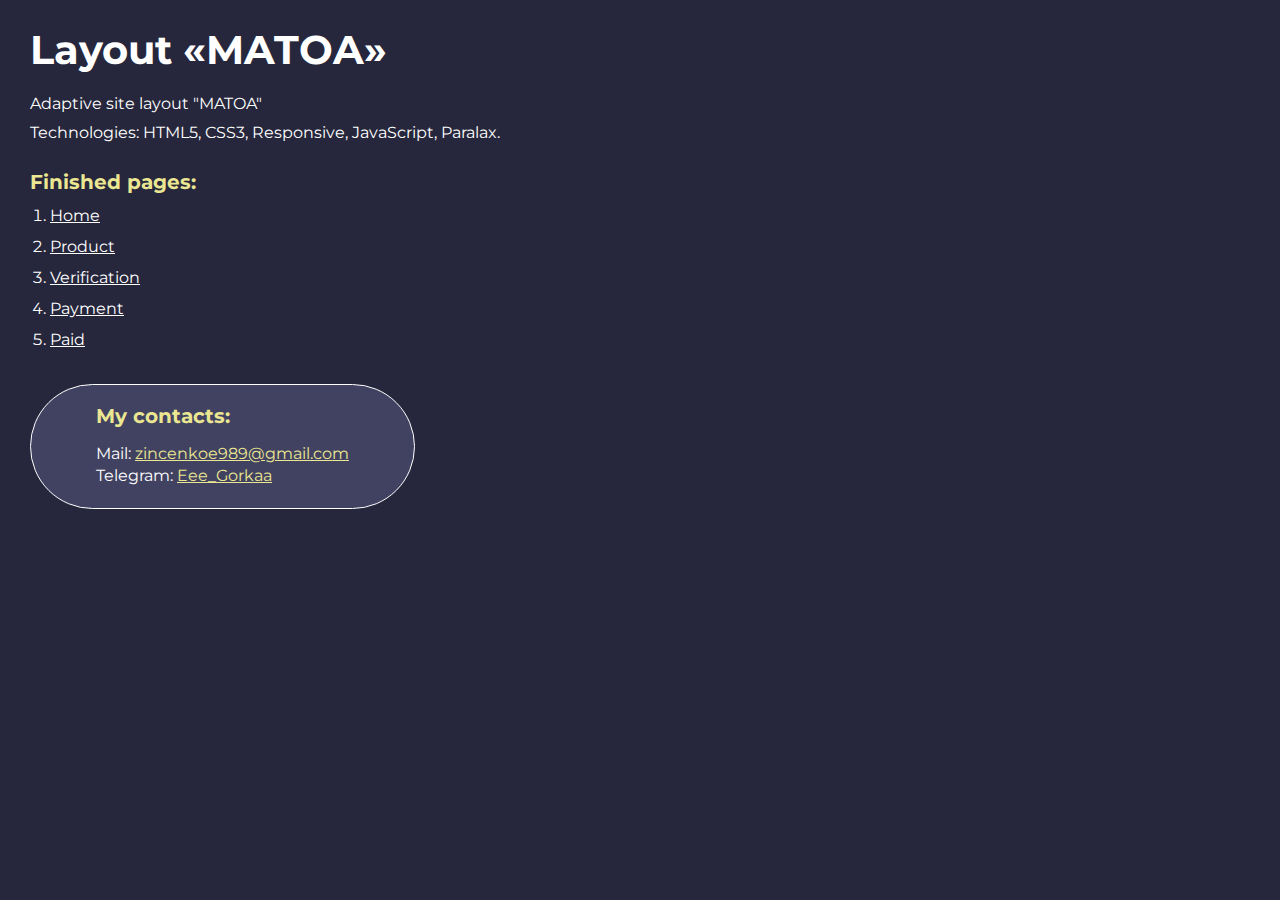
<file: index.html>
<!DOCTYPE html>
<html>
  <head>
    <meta charset="UTF-8" />
    <meta name="viewport" content="width=device-width, initial-scale=1.0" />
    <title>Layout «MATOA»</title>
  </head>
  <body>
    <div class="rootpage">
      <h1>Layout «MATOA»</h1>
      <div class="rootpage__info">
        Adaptive site layout "MATOA"
        <br />
        Technologies: HTML5, CSS3, Responsive, JavaScript, Paralax.
      </div>
      <h2>Finished pages:</h2>
      <ol class="rootpage__list">
        <li><a target="_blank" href="main.html">Home</a></li>
        <li><a target="_blank" href="product.html">Product</a></li>
        <li><a target="_blank" href="checkout.html">Verification</a></li>
        <li><a target="_blank" href="payment.html">Payment</a></li>
        <li><a target="_blank" href="payment-finish.html">Paid</a></li>
      </ol>
      <div class="rootpage__contacts">
        <h2>My contacts:</h2>
        <p>
          Mail:
          <a href="mailto:zincenkoe989@gmail.com">zincenkoe989@gmail.com</a>
        </p>
        <p>
          Telegram:
          <a href="https://t.me/Eee_Gorkaa" target="_blank">Eee_Gorkaa</a>
        </p>
      </div>
    </div>
  </body>
  <style>
    @charset "UTF-8";
    @import url("https://fonts.googleapis.com/css?family=Montserrat:regular,700&display=swap");
    *,
    *::before,
    *::after {
      padding: 0px;
      margin: 0px;
      border: 0px;
      box-sizing: border-box;
    }
    html,
    body {
      height: 100%;
      margin: 0;
      padding: 0;
      min-width: 320px;
      width: 100%;
      color: #fff;
      /* background-color: #5e5373; 0*/
      /* background-color: #0e0840; 1*/
      /* background-color: #8e81ff; 2*/
      /* background-color: #9bb1fe; */
      background-color: #26273c;
    }
    body {
      font-family: Montserrat;
      font-size: 100%;
      line-height: 1;
      font-size: 1rem;
    }
    a {
      text-decoration: underline;
      color: #fff;
      /* color: #d7e0ff; */
    }
    a:visited {
      text-decoration: underline;
      color: #414261;
      /* color: #fffbb5; */
      /* color: #6586ff; */
    }
    a:hover {
      text-decoration: none;
    }
    ul li {
      list-style: none;
    }
    img {
      vertical-align: top;
    }
    .wrapper {
      width: 100%;
      min-height: 100%;
      overflow: hidden;
    }
    .rootpage {
      padding: 30px;
      display: flex;
      flex-direction: column;
      align-items: flex-start;
    }
    @media (max-width: 767px) {
      .rootpage {
        padding: 30px 15px;
      }
    }
    h1 {
      /* color: #ebe691; */
      /* color: #d7e0ff; */
      color: #fff;
      font-size: 2.5rem;
      margin: 0px 0px 1.25rem 0px;
    }
    @media (max-width: 767px) {
      h1 {
        font-size: 1.85rem;
        margin: 0px 0px 1.25rem 0px;
      }
    }
    h2 {
      color: #ebe691;
      font-size: 1.25rem;
      margin: 0px 0px 1rem 0px;
    }
    @media (max-width: 767px) {
      h2 {
        font-size: 1.125rem;
        margin: 0px 0px 1rem 0px;
      }
    }
    .rootpage__info {
      line-height: 1.8;
      margin: 0px 0px 1.5rem 0px;
    }

    .rootpage__list {
      margin: 0px 0px 2.25rem 1.25rem;
    }
    .rootpage__list li:not(:last-child) {
      margin: 0px 0px 15px 0px;
    }
    .rootpage__contacts,
    .rootpage__tnx {
      border-radius: 200px;
      padding: 20px 65px;
      line-height: 140%;
    }
    @media (max-width: 767px) {
      .rootpage__contacts,
      .rootpage__tnx {
        border-radius: 40px;
        padding: 20px;
      }
    }
    .rootpage__contacts {
      /* background: #32b5a4; */
      /* background: #a1b6ff; */
      background: #414261;
      border: 1px solid #fff;
    }
    .rootpage__contacts a {
      color: #ebe691;
    }
    .rootpage__tnx {
      /* background: #c22d63; */
      background: #1b1c2e;
      /* background: linear-gradient(100.1deg, #5171e2 25.58%, #485eac 73.24%); */
      margin: 0px 0px 1rem 0px;
    }
  </style>
</html>
</file>
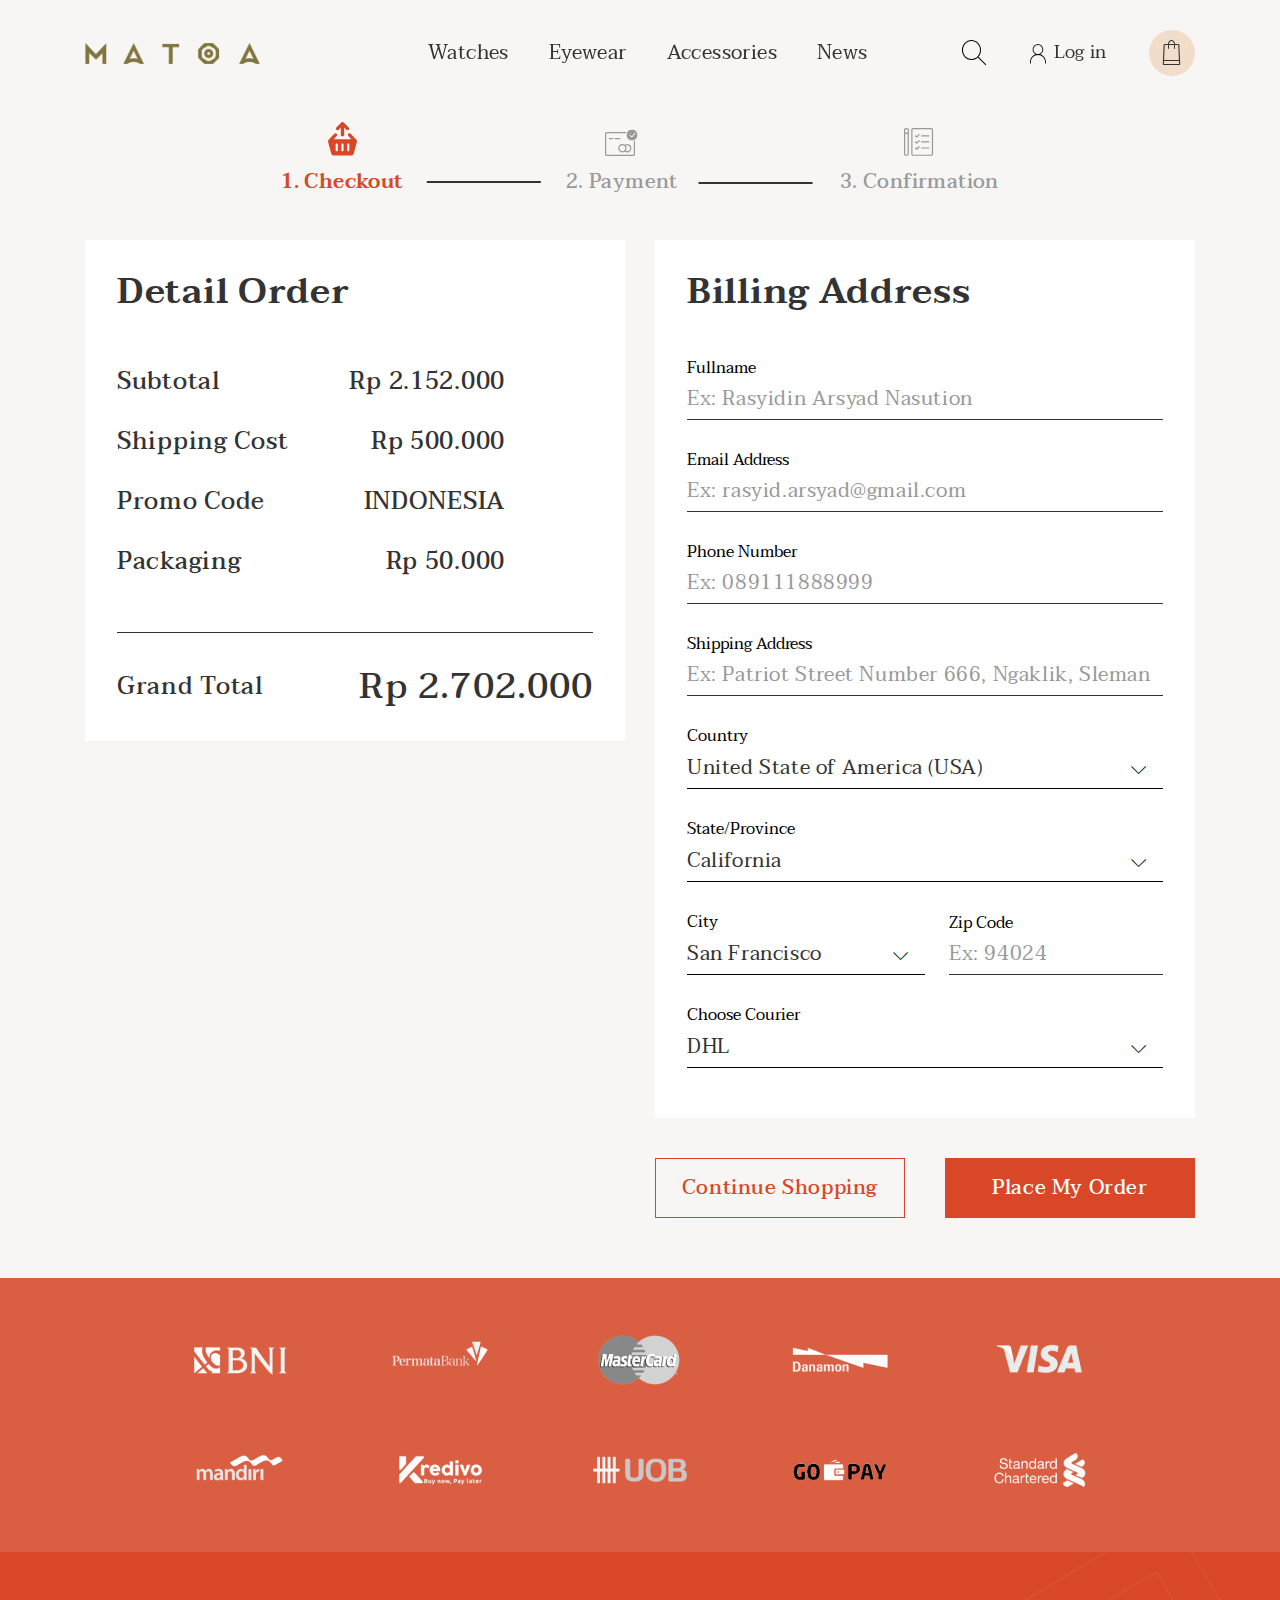
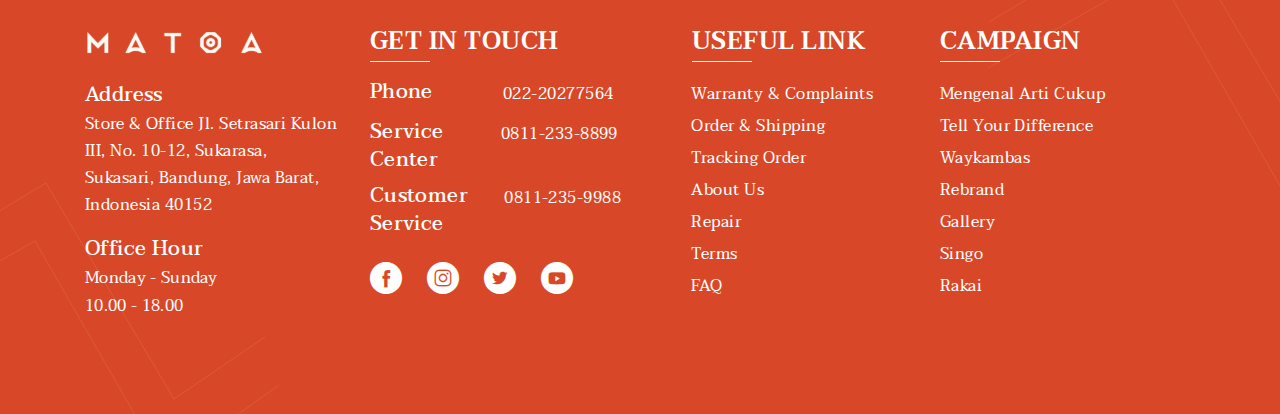
<file: checkout.html>
<!DOCTYPE html>
<html lang="en">
  <head>
  <meta charset="UTF-8" />
  <meta http-equiv="X-UA-Compatible" content="IE=edge" />
  <meta name="viewport" content="width=device-width, initial-scale=1.0" />
  <link rel="stylesheet" href="css/style.min.css?_v=20230405220306" />
  <title>Verification</title>
</head>

  <body>
    <div class="wrapper">
      <header class="header lock-padding">
  <div class="header__container">
    <div class="icon-menu">
      <span></span>
    </div>
    <a href="" class="header__logo"
      ><img src="img/logo.svg" alt="logo"
    /></a>
    <div class="header__menu menu">
      <nav class="menu__body">
        <ul class="menu__list">
          <li class="menu__item">
            <a href="" class="menu__link">Watches</a>
          </li>
          <li class="menu__item">
            <a href="" class="menu__link">Eyewear</a>
          </li>
          <li class="menu__item">
            <a href="" class="menu__link">Accessories</a>
          </li>
          <li class="menu__item">
            <a href="" class="menu__link">News</a>
          </li>
        </ul>
      </nav>
    </div>
    <div class="header__action action-header">
      <div
        data-da=".menu__body,360 , 2"
        class="action-header__search search-action-header"
      >
        <div class="search-action-header__icon">
          <span class="_icon-search"></span>
        </div>
        <input
          class="search-action-header__input"
          placeholder="search..."
          type="text"
        />
      </div>
      <div class="action-header__login login-action-header">
        <button class="login-action-header__button">
          <div class="login-action-header__icon">
            <span class="_icon-user"></span>
          </div>
          <div class="login-action-header__text">Log in</div>
        </button>
      </div>
      <div class="action-header__cart cart-action-header">
        <button data-popup-link="cart" class="cart-action-header__icon">
          <span class="_icon-cart"></span>
        </button>
      </div>
    </div>
  </div>
</header>

      <main class="page">
        <div class="page__checkout checkout">
          <div class="checkout__container">
            <div class="checkout__top top-checkout">
              <div class="top-checkout__item">
                <div class="top-checkout__image">
                  <img src="img/cart-active.svg" alt="cart" />
                </div>
                <div class="top-checkout__text _active">1. Checkout</div>
              </div>
              <div class="top-checkout__item top-checkout__item_2">
                <div class="top-checkout__image">
                  <img src="img/payment.svg" alt="payment" />
                </div>
                <div class="top-checkout__text">2. Payment</div>
              </div>
              <div class="top-checkout__item">
                <div class="top-checkout__image">
                  <img src="img/confirm.svg" alt="confirm" />
                </div>
                <div class="top-checkout__text">3. Confirmation</div>
              </div>
            </div>
            <div class="checkout__body body-checkout">
              <div class="body-checkout__order order-body-checkout">
                <div class="order-body-checkout__title title title_s36">
                  Detail Order
                </div>
                <div class="order-body-checkout__body">
                  <div class="order-body-checkout__item">
                    <div class="order-body-checkout__label">Subtotal</div>
                    <div class="order-body-checkout__info">Rp 2.152.000</div>
                  </div>
                  <div class="order-body-checkout__item">
                    <div class="order-body-checkout__label">Shipping Cost</div>
                    <div class="order-body-checkout__info">Rp 500.000</div>
                  </div>
                  <div class="order-body-checkout__item">
                    <div class="order-body-checkout__label">Promo Code</div>
                    <div class="order-body-checkout__info">INDONESIA</div>
                  </div>
                  <div class="order-body-checkout__item">
                    <div class="order-body-checkout__label">Packaging</div>
                    <div class="order-body-checkout__info">Rp 50.000</div>
                  </div>
                </div>
                <div class="order-body-checkout__total-price">
                  <div class="order-body-checkout__label">Grand Total</div>
                  <div class="order-body-checkout__price">Rp 2.702.000</div>
                </div>
              </div>
              <div class="body-checkout__address address-body-checkout">
                <div class="address-body-checkout__title title title_s36">
                  Billing Address
                </div>
                <div class="address-body-checkout__body">
                  <form
                    class="address-body-checkout__form form-address-body-checkout"
                    data-form-index="form-address-body-checkout"
                    action="/"
                  >
                    <div class="form-address-body-checkout__body">
                      <div class="form-address-body-checkout__item">
                        <label>Fullname</label>
                        <div class="form-address-body-checkout__control">
                          <input
                            required
                            data-message="Enter your fullname"
                            class="form-address-body-checkout__username"
                            type="text"
                            placeholder="Ex: Rasyidin Arsyad Nasution"
                          />
                          <div class="error"></div>
                        </div>
                      </div>
                      <div class="form-address-body-checkout__item">
                        <label>Email Address</label>
                        <div class="form-address-body-checkout__control">
                          <input
                            required
                            data-message="Enter your email"
                            data-message-if="Provide a valid email addres"
                            class="form-address-body-checkout__email"
                            type="text"
                            placeholder="Ex: rasyid.arsyad@gmail.com"
                          />
                          <div class="error"></div>
                        </div>
                      </div>
                      <div class="form-address-body-checkout__item">
                        <label>Phone Number</label>
                        <div class="form-address-body-checkout__control">
                          <input
                            required
                            data-message="Enter your number"
                            class="form-address-body-checkout__tel"
                            type="tel"
                            placeholder="Ex: 089111888999"
                            data-number
                          />
                          <div class="error"></div>
                        </div>
                      </div>
                      <div class="form-address-body-checkout__item">
                        <label>Shipping Address</label>
                        <div class="form-address-body-checkout__control">
                          <input
                            required
                            data-message="Enter your shipping address"
                            class="form-address-body-checkout__shipping-address"
                            type="text"
                            placeholder="Ex: Patriot Street Number 666, Ngaklik, Sleman"
                          />
                          <div class="error"></div>
                        </div>
                      </div>
                      <div class="form-address-body-checkout__item">
                        <label>Country</label>
                        <div
                          class="form-address-body-checkout__select select-form-address-body-checkout select"
                        >
                          <button
                            type="button"
                            class="select-form-address-body-checkout__button select__button _icon-arrow"
                          >
                            United State of America (USA)
                          </button>
                          <ul
                            class="form-address-body-checkout__list select__list"
                          >
                            <li
                              class="select-form-address-body-checkout__item select__item"
                            >
                              United State of America (USA)
                            </li>
                            <li
                              class="select-form-address-body-checkout__item select__item"
                            >
                              Lorem 2
                            </li>
                            <li
                              class="select-form-address-body-checkout__item select__item"
                            >
                              Lorem 3
                            </li>
                            <li
                              class="select-form-address-body-checkout__item select__item"
                            >
                              Lorem 4
                            </li>
                            <li
                              class="select-form-address-body-checkout__item select__item"
                            >
                              Lorem 5
                            </li>
                          </ul>
                        </div>
                      </div>
                      <div class="form-address-body-checkout__item">
                        <label>State/Province</label>
                        <div
                          class="form-address-body-checkout__select select-form-address-body-checkout select"
                        >
                          <button
                            type="button"
                            class="select-form-address-body-checkout__button select__button _icon-arrow"
                          >
                            California
                          </button>
                          <ul
                            class="form-address-body-checkout__list select__list"
                          >
                            <li
                              class="select-form-address-body-checkout__item select__item"
                            >
                              California
                            </li>
                            <li
                              class="select-form-address-body-checkout__item select__item"
                            >
                              Lorem 2
                            </li>
                            <li
                              class="select-form-address-body-checkout__item select__item"
                            >
                              Lorem 3
                            </li>
                            <li
                              class="select-form-address-body-checkout__item select__item"
                            >
                              Lorem 4
                            </li>
                            <li
                              class="select-form-address-body-checkout__item select__item"
                            >
                              Lorem 5
                            </li>
                          </ul>
                        </div>
                      </div>
                      <div
                        class="form-address-body-checkout__item item-form-address-body-checkout"
                      >
                        <div class="item-form-address-body-checkout__item">
                          <label>City</label>
                          <div
                            class="form-address-body-checkout__select select-form-address-body-checkout select"
                          >
                            <button
                              type="button"
                              class="select-form-address-body-checkout__button select__button _icon-arrow"
                            >
                              San Francisco
                            </button>
                            <ul
                              class="form-address-body-checkout__list select__list"
                            >
                              <li
                                class="select-form-address-body-checkout__item select__item"
                              >
                                San Francisco
                              </li>
                              <li
                                class="select-form-address-body-checkout__item select__item"
                              >
                                Lorem 2
                              </li>
                              <li
                                class="select-form-address-body-checkout__item select__item"
                              >
                                Lorem 3
                              </li>
                              <li
                                class="select-form-address-body-checkout__item select__item"
                              >
                                Lorem 4
                              </li>
                              <li
                                class="select-form-address-body-checkout__item select__item"
                              >
                                Lorem 5
                              </li>
                            </ul>
                          </div>
                        </div>
                        <div class="item-form-address-body-checkout__item">
                          <label>Zip Code</label>
                          <div class="form-address-body-checkout__control">
                            <input
                              required
                              data-message="Enter your zip code"
                              class="form-address-body-checkout__code"
                              type="text"
                              placeholder="Ex: 94024"
                              data-number
                            />
                            <div class="error"></div>
                          </div>
                        </div>
                      </div>
                      <div class="form-address-body-checkout__item">
                        <label>Choose Courier</label>
                        <div
                          class="form-address-body-checkout__select select-form-address-body-checkout select"
                        >
                          <button
                            type="button"
                            class="select-form-address-body-checkout__button select__button _icon-arrow"
                          >
                            DHL
                          </button>
                          <ul
                            class="form-address-body-checkout__list select__list"
                          >
                            <li
                              class="select-form-address-body-checkout__item select__item"
                            >
                              DHL
                            </li>
                            <li
                              class="select-form-address-body-checkout__item select__item"
                            >
                              Lorem 2
                            </li>
                            <li
                              class="select-form-address-body-checkout__item select__item"
                            >
                              Lorem 3
                            </li>
                            <li
                              class="select-form-address-body-checkout__item select__item"
                            >
                              Lorem 4
                            </li>
                            <li
                              class="select-form-address-body-checkout__item select__item"
                            >
                              Lorem 5
                            </li>
                          </ul>
                        </div>
                      </div>
                    </div>
                  </form>
                </div>
              </div>
            </div>
            <div class="checkout__action">
              <a
                href="main.html"
                class="checkout__button checkout__button_prev"
                >Continue Shopping</a
              >
              <a
                href="payment.html"
                class="checkout__button checkout__button_next"
                >Place My Order</a
              >
            </div>
          </div>
        </div>
        <div class="page__partners partners">
          <div class="partners__container">
            <div class="partners__item">
              <img src="img/partner1.png" alt="partner" />
            </div>
            <div class="partners__item">
              <img src="img/partner2.png" alt="partner" />
            </div>
            <div class="partners__item">
              <img src="img/partner3.png" alt="partner" />
            </div>
            <div class="partners__item">
              <img src="img/partner4.png" alt="partner" />
            </div>
            <div class="partners__item">
              <img src="img/partner5.png" alt="partner" />
            </div>
            <div class="partners__item">
              <img src="img/partner6.png" alt="partner" />
            </div>
            <div class="partners__item">
              <img src="img/partner7.png" alt="partner" />
            </div>
            <div class="partners__item">
              <img src="img/partner8.png" alt="partner" />
            </div>
            <div class="partners__item">
              <img src="img/partner9.png" alt="partner" />
            </div>
            <div class="partners__item">
              <img src="img/partner10.png" alt="partner" />
            </div>
          </div>
        </div>
      </main>
      <footer class="footer">
  <div class="footer__container">
    <div class="footer__column column-footer">
      <a href="" class="column-footer__logo"
        ><img src="img/logo-red.svg" alt="logo"
      /></a>
      <div class="column-footer__addrres">
        <div class="column-footer__label">Address</div>
        <div class="column-footer__text">
          Store & Office Jl. Setrasari Kulon III, No. 10-12, Sukarasa, Sukasari,
          Bandung, Jawa Barat, Indonesia 40152
        </div>
      </div>
      <div class="column-footer__hour">
        <div class="column-footer__label">Office Hour</div>
        <div class="column-footer__time">Monday - Sunday 10.00 - 18.00</div>
      </div>
    </div>
    <div class="footer__column column-footer">
      <h3 class="column-footer__title title title_s24">Get in touch</h3>
      <div class="column-footer__body">
        <div class="column-footer__item">
          <div class="column-footer__label">Phone</div>
          <div class="column-footer__info">022-20277564</div>
        </div>
        <div class="column-footer__item">
          <div class="column-footer__label">
            Service<br />
            Center
          </div>
          <div class="column-footer__info">0811-233-8899</div>
        </div>
        <div class="column-footer__item">
          <div class="column-footer__label">
            Customer <br />
            Service
          </div>
          <div class="column-footer__info">0811-235-9988</div>
        </div>
        <div class="column-footer__action action-column-footer">
          <a href="" class="action-column-footer__item">
            <span class="_icon-facebook"></span>
          </a>
          <a href="" class="action-column-footer__item">
            <span class="_icon-instagram"></span>
          </a>
          <a href="" class="action-column-footer__item">
            <span class="_icon-twitter"></span>
          </a>
          <a href="" class="action-column-footer__item">
            <span class="_icon-youtube"></span>
          </a>
        </div>
      </div>
    </div>
    <div class="footer__column column-footer">
      <h3 class="column-footer__title title title_s24">Useful Link</h3>
      <div class="column-footer__menu menu-column-footer">
        <nav class="menu-column-footer__body">
          <ul class="menu-column-footer__list">
            <li class="menu-column-footer__item">
              <a href="" class="menu-column-footer__link"
                >Warranty & Complaints</a
              >
            </li>
            <li class="menu-column-footer__item">
              <a href="" class="menu-column-footer__link">Order & Shipping</a>
            </li>
            <li class="menu-column-footer__item">
              <a href="" class="menu-column-footer__link">Tracking Order</a>
            </li>
            <li class="menu-column-footer__item">
              <a href="" class="menu-column-footer__link">About Us</a>
            </li>
            <li class="menu-column-footer__item">
              <a href="" class="menu-column-footer__link">Repair</a>
            </li>
            <li class="menu-column-footer__item">
              <a href="" class="menu-column-footer__link">Terms</a>
            </li>
            <li class="menu-column-footer__item">
              <a href="" class="menu-column-footer__link">FAQ</a>
            </li>
          </ul>
        </nav>
      </div>
    </div>
    <div class="footer__column column-footer">
      <h3 class="column-footer__title title title_s24">Campaign</h3>
      <div class="column-footer__menu menu-column-footer">
        <nav class="menu-column-footer__body">
          <ul class="menu-column-footer__list">
            <li class="menu-column-footer__item">
              <a href="" class="menu-column-footer__link"
                >Mengenal Arti Cukup
              </a>
            </li>
            <li class="menu-column-footer__item">
              <a href="" class="menu-column-footer__link">
                Tell Your Difference
              </a>
            </li>
            <li class="menu-column-footer__item">
              <a href="" class="menu-column-footer__link">Waykambas </a>
            </li>
            <li class="menu-column-footer__item">
              <a href="" class="menu-column-footer__link">Rebrand </a>
            </li>
            <li class="menu-column-footer__item">
              <a href="" class="menu-column-footer__link">Gallery </a>
            </li>
            <li class="menu-column-footer__item">
              <a href="" class="menu-column-footer__link">Singo </a>
            </li>
            <li class="menu-column-footer__item">
              <a href="" class="menu-column-footer__link"> Rakai </a>
            </li>
          </ul>
        </nav>
      </div>
    </div>
    <div class="footer__decor decor-footer">
      <div class="decor-footer__icon decor-footer__icon_1">
        <img src="img/decor10.svg" alt="decor" />
      </div>
      <div class="decor-footer__icon decor-footer__icon_2">
        <img src="img/decor11.svg" alt="decor" />
      </div>
      <div class="decor-footer__icon decor-footer__icon_3">
        <img src="img/decor12.svg" alt="decor" />
      </div>
      <div class="decor-footer__icon decor-footer__icon_4">
        <img src="img/decor13.svg" alt="decor" />
      </div>
    </div>
  </div>
</footer>

    </div>
    <div data-popup="cart" class="popup popup-cart lock-padding">
  <div class="popup-cart__body popup__body">
    <div class="popup-cart__content popup__content">
      <div class="popup__close"><span></span></div>
      <div class="popup-cart__body">
        <div class="popup-cart__item item-popup-cart">
          <div class="item-popup-cart__info info-item-popup-cart">
            <div class="info-item-popup-cart__image">
              <img src="img/watch-slider.png" alt="watch" />
            </div>
            <div class="info-item-popup-cart__content">
              <div class="info-item-popup-cart__name">
                Way Kambas Mini Ebony
              </div>
              <div class="info-item-popup-cart__old-price text_old-price">
                Rp 1.280.000
              </div>
              <div class="info-item-popup-cart__price">Rp 1.024.000</div>
              <div class="info-item-popup-cart__mark-block">
                <div
                  class="info-item-popup-cart__mark info-item-popup-cart__mark_1"
                >
                  Custom Engrave
                </div>
                <div
                  class="info-item-popup-cart__mark info-item-popup-cart__mark_2"
                >
                  “Happy | Birthday | from”
                </div>
              </div>
            </div>
          </div>
          <div class="item-popup-cart__settings settings-item-popup-cart">
            <div class="settings-item-popup-cart__lable">Select Packaging</div>
            <div class="settings-item-popup-cart__body">
              <div
                class="settings-item-popup-cart__select select-settings-item-popup-cart select"
              >
                <button
                  class="select-settings-item-popup-cart__button select__button _icon-arrow"
                >
                  Wooden Packaging (Rp 50.000)
                </button>
                <ul class="select-settings-item-popup-cart__list select__list">
                  <li
                    class="select-settings-item-popup-cart__item select__item"
                  >
                    Wooden Packaging (Rp 50.000)
                  </li>
                  <li
                    class="select-settings-item-popup-cart__item select__item"
                  >
                    Lorem 2
                  </li>
                  <li
                    class="select-settings-item-popup-cart__item select__item"
                  >
                    Lorem 3
                  </li>
                  <li
                    class="select-settings-item-popup-cart__item select__item"
                  >
                    Lorem 4
                  </li>
                  <li
                    class="select-settings-item-popup-cart__item select__item"
                  >
                    Lorem 5
                  </li>
                </ul>
              </div>
              <div class="settings-item-popup-cart__action">
                <div
                  class="settings-item-popup-cart__quantity quantity quantity-settings-item-popup-cart"
                >
                  <div
                    class="quantity-settings-item-popup-cart__button quantity-settings-item-popup-cart__button_minus quantity__button quantity__button_minus"
                  ></div>
                  <input data-tel value="1" type="text" />
                  <div
                    class="quantity-settings-item-popup-cart__button quantity-settings-item-popup-cart__button_plus quantity__button quantity__button_plus"
                  ></div>
                </div>
                <div class="settings-item-popup-cart__full-price">
                  Rp 2.048.000
                </div>
                <a href="" class="settings-item-popup-cart__delete"
                  ><span class="_icon-bucket"></span
                ></a>
              </div>
            </div>
          </div>
        </div>
        <div class="popup-cart__item item-popup-cart">
          <div class="item-popup-cart__info info-item-popup-cart">
            <div class="info-item-popup-cart__image">
              <img src="img/watch-min3.png" alt="watch" />
            </div>
            <div class="info-item-popup-cart__content">
              <div class="info-item-popup-cart__name _mb16">
                Sikka (Ebony & Maple)
              </div>
              <div class="info-item-popup-cart__price">Rp 1.264.000</div>
            </div>
          </div>
          <div class="item-popup-cart__settings settings-item-popup-cart">
            <div class="settings-item-popup-cart__lable">Select Packaging</div>
            <div class="settings-item-popup-cart__body">
              <div
                class="settings-item-popup-cart__select select-settings-item-popup-cart select"
              >
                <button
                  class="select-settings-item-popup-cart__button select__button _icon-arrow"
                >
                  Default Packaging (Free)
                </button>
                <ul class="settings-item-popup-cart__list select__list">
                  <li
                    class="select-settings-item-popup-cart__item select__item"
                  >
                    Default Packaging (Free)
                  </li>
                  <li
                    class="select-settings-item-popup-cart__item select__item"
                  >
                    Lorem 2
                  </li>
                  <li
                    class="select-settings-item-popup-cart__item select__item"
                  >
                    Lorem 3
                  </li>
                  <li
                    class="select-settings-item-popup-cart__item select__item"
                  >
                    Lorem 4
                  </li>
                  <li
                    class="select-settings-item-popup-cart__item select__item"
                  >
                    Lorem 5
                  </li>
                </ul>
              </div>
              <div class="settings-item-popup-cart__action">
                <div
                  class="settings-item-popup-cart__quantity quantity quantity-settings-item-popup-cart"
                >
                  <div
                    class="quantity-settings-item-popup-cart__button quantity-settings-item-popup-cart__button_minus quantity__button quantity__button_minus"
                  ></div>
                  <input data-tel value="1" type="text" />
                  <div
                    class="quantity-settings-item-popup-cart__button quantity-settings-item-popup-cart__button_plus quantity__button quantity__button_plus"
                  ></div>
                </div>
                <div class="settings-item-popup-cart__full-price">
                  Rp 1.264.000
                </div>
                <a href="" class="settings-item-popup-cart__delete"
                  ><span class="_icon-bucket"></span
                ></a>
              </div>
            </div>
          </div>
        </div>
      </div>
      <div class="popup-cart__bottom bottom-popup-cart">
        <div class="bottom-popup-cart__content">
          <div class="bottom-popup-cart__code-promo">
            <div class="bottom-popup-cart__label">Kode Promo</div>
            <input
              value="INDONESIA"
              type="text"
              class="bottom-popup-cart__input"
            />
            <div class="bottom-popup-cart__discount">35% off</div>
          </div>
          <div class="bottom-popup-cart__all-price all-price-bottom-popup-cart">
            <div class="all-price-bottom-popup-cart__label">Subtotal</div>
            <div class="all-price-bottom-popup-cart__body">
              <div
                class="all-price-bottom-popup-cart__old-price text_old-price"
              >
                Rp 3.312.000
              </div>
              <div class="all-price-bottom-popup-cart__price">Rp 2.152.000</div>
            </div>
          </div>
        </div>
        <a href="checkout.html" class="bottom-popup-cart__button"
          >Checkout</a
        >
      </div>
    </div>
  </div>
</div>

    <script src="js/app.min.js?_v=20230405220306"></script>
  </body>
</html>
</file>
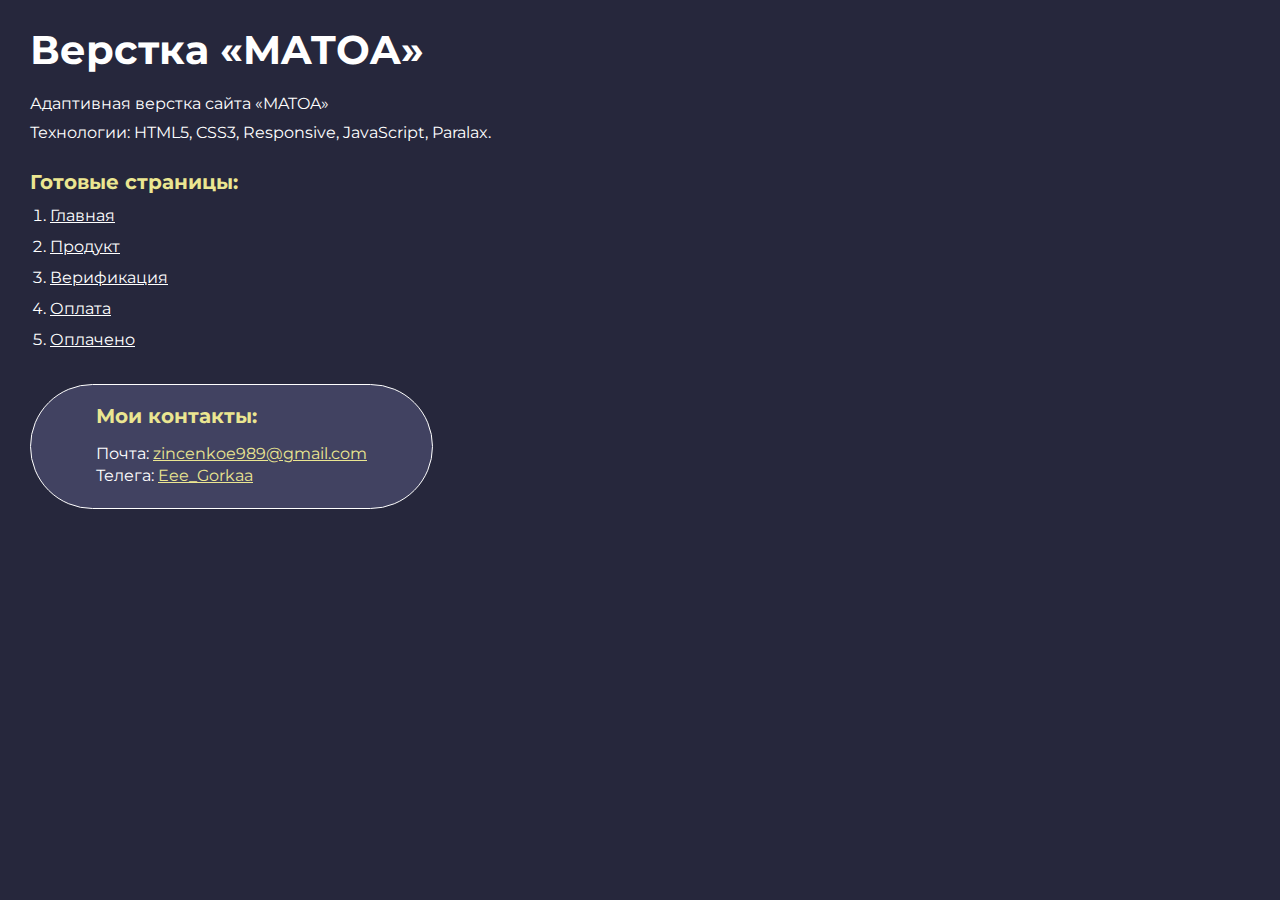
<file: index-ru.html>
<!DOCTYPE html>
<html>
  <head>
    <meta charset="UTF-8" />
    <meta name="viewport" content="width=device-width, initial-scale=1.0" />
    <title>Верстка «MATOA»</title>
  </head>
  <body>
    <div class="rootpage">
      <h1>Верстка «MATOA»</h1>
      <div class="rootpage__info">
        Адаптивная верстка сайта «MATOA»
        <br />
        Технологии: HTML5, CSS3, Responsive, JavaScript, Paralax.
      </div>
      <h2>Готовые страницы:</h2>
      <ol class="rootpage__list">
        <li><a target="_blank" href="main.html">Главная</a></li>
        <li><a target="_blank" href="product.html">Продукт</a></li>
        <li><a target="_blank" href="checkout.html">Верификация</a></li>
        <li><a target="_blank" href="payment.html">Оплата</a></li>
        <li><a target="_blank" href="payment-finish.html">Оплачено</a></li>
      </ol>
      <div class="rootpage__contacts">
        <h2>Мои контакты:</h2>
        <p>
          Почта:
          <a href="mailto:zincenkoe989@gmail.com">zincenkoe989@gmail.com</a>
        </p>
        <p>
          Телега:
          <a href="https://t.me/Eee_Gorkaa" target="_blank">Eee_Gorkaa</a>
        </p>
      </div>
    </div>
  </body>
  <style>
    @charset "UTF-8";
    @import url("https://fonts.googleapis.com/css?family=Montserrat:regular,700&display=swap");
    *,
    *::before,
    *::after {
      padding: 0px;
      margin: 0px;
      border: 0px;
      box-sizing: border-box;
    }
    html,
    body {
      height: 100%;
      margin: 0;
      padding: 0;
      min-width: 320px;
      width: 100%;
      color: #fff;
      /* background-color: #5e5373; 0*/
      /* background-color: #0e0840; 1*/
      /* background-color: #8e81ff; 2*/
      /* background-color: #9bb1fe; */
      background-color: #26273c;
    }
    body {
      font-family: Montserrat;
      font-size: 100%;
      line-height: 1;
      font-size: 1rem;
    }
    a {
      text-decoration: underline;
      color: #fff;
      /* color: #d7e0ff; */
    }
    a:visited {
      text-decoration: underline;
      color: #414261;
      /* color: #fffbb5; */
      /* color: #6586ff; */
    }
    a:hover {
      text-decoration: none;
    }
    ul li {
      list-style: none;
    }
    img {
      vertical-align: top;
    }
    .wrapper {
      width: 100%;
      min-height: 100%;
      overflow: hidden;
    }
    .rootpage {
      padding: 30px;
      display: flex;
      flex-direction: column;
      align-items: flex-start;
    }
    @media (max-width: 767px) {
      .rootpage {
        padding: 30px 15px;
      }
    }
    h1 {
      /* color: #ebe691; */
      /* color: #d7e0ff; */
      color: #fff;
      font-size: 2.5rem;
      margin: 0px 0px 1.25rem 0px;
    }
    @media (max-width: 767px) {
      h1 {
        font-size: 1.85rem;
        margin: 0px 0px 1.25rem 0px;
      }
    }
    h2 {
      color: #ebe691;
      font-size: 1.25rem;
      margin: 0px 0px 1rem 0px;
    }
    @media (max-width: 767px) {
      h2 {
        font-size: 1.125rem;
        margin: 0px 0px 1rem 0px;
      }
    }
    .rootpage__info {
      line-height: 1.8;
      margin: 0px 0px 1.5rem 0px;
    }

    .rootpage__list {
      margin: 0px 0px 2.25rem 1.25rem;
    }
    .rootpage__list li:not(:last-child) {
      margin: 0px 0px 15px 0px;
    }
    .rootpage__contacts,
    .rootpage__tnx {
      border-radius: 200px;
      padding: 20px 65px;
      line-height: 140%;
    }
    @media (max-width: 767px) {
      .rootpage__contacts,
      .rootpage__tnx {
        border-radius: 40px;
        padding: 20px;
      }
    }
    .rootpage__contacts {
      /* background: #32b5a4; */
      /* background: #a1b6ff; */
      background: #414261;
      border: 1px solid #fff;
    }
    .rootpage__contacts a {
      color: #ebe691;
    }
    .rootpage__tnx {
      /* background: #c22d63; */
      background: #1b1c2e;
      /* background: linear-gradient(100.1deg, #5171e2 25.58%, #485eac 73.24%); */
      margin: 0px 0px 1rem 0px;
    }
  </style>
</html>
</file>
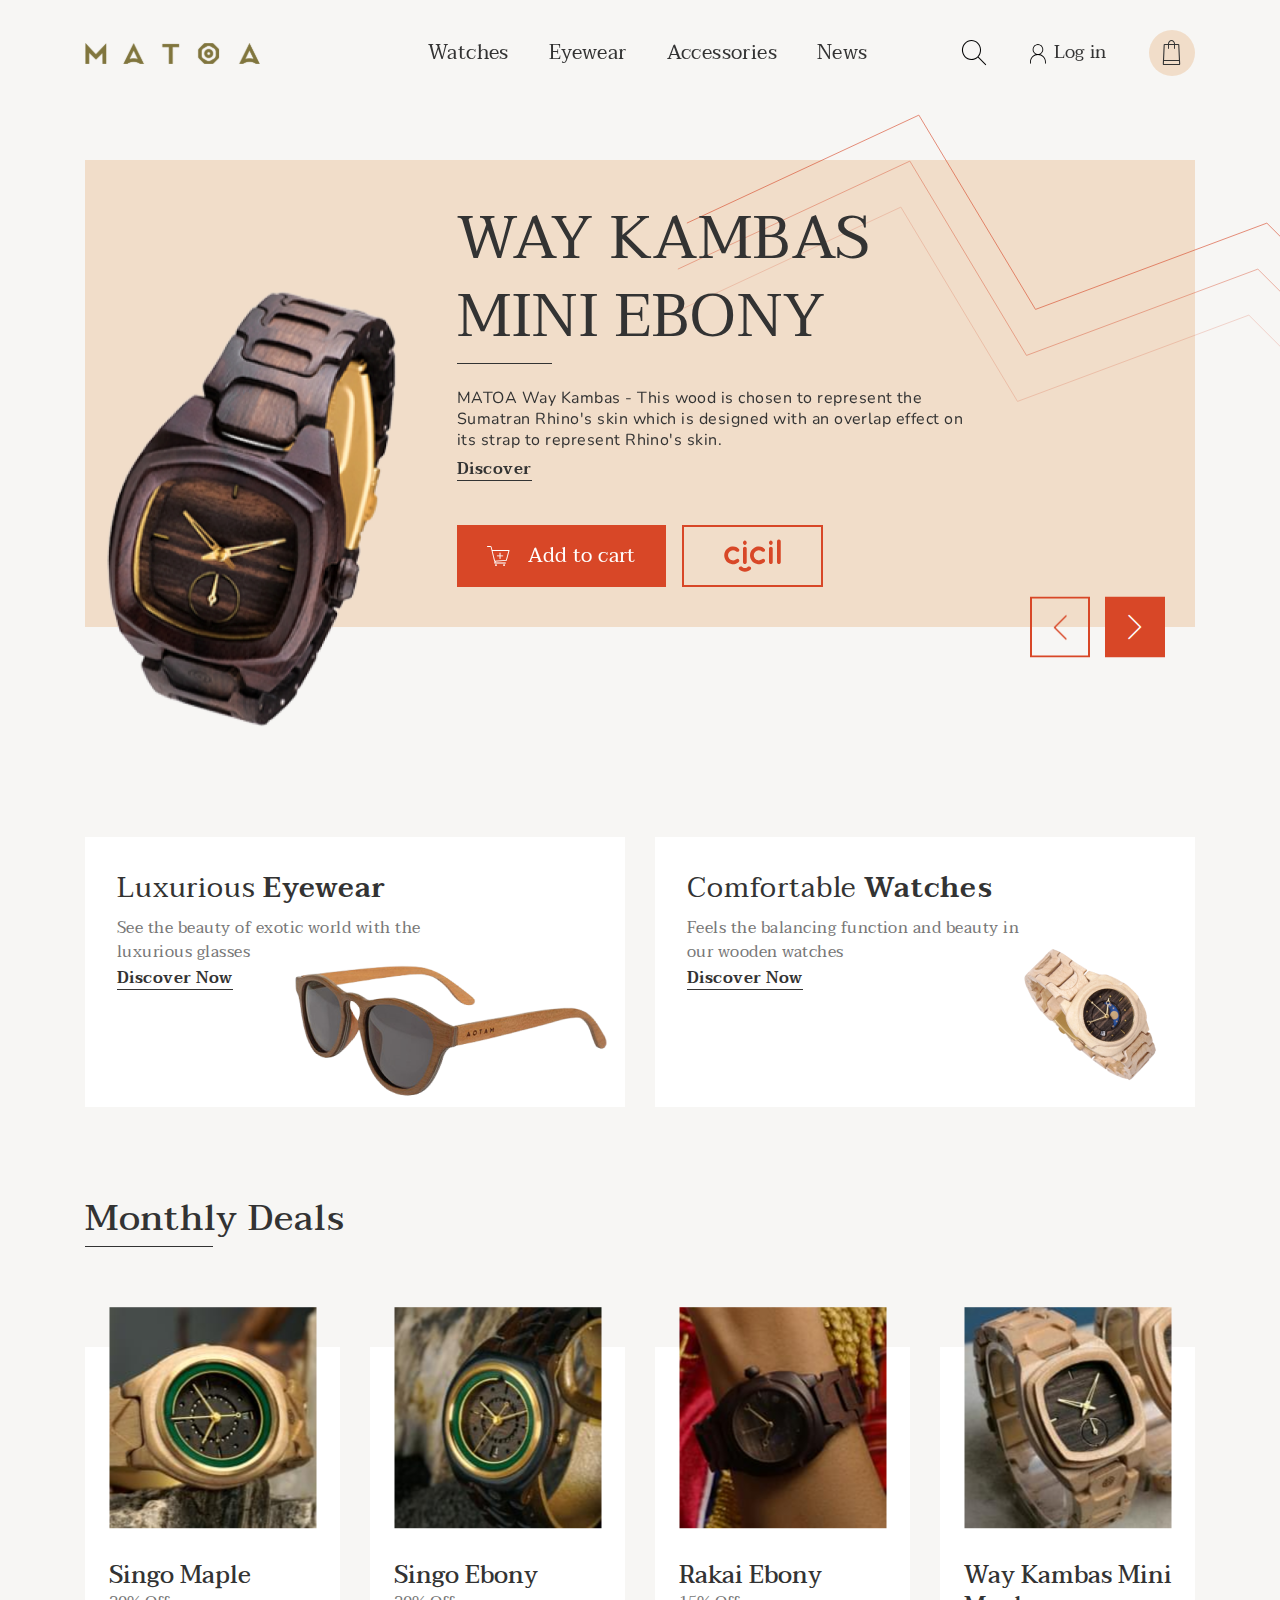
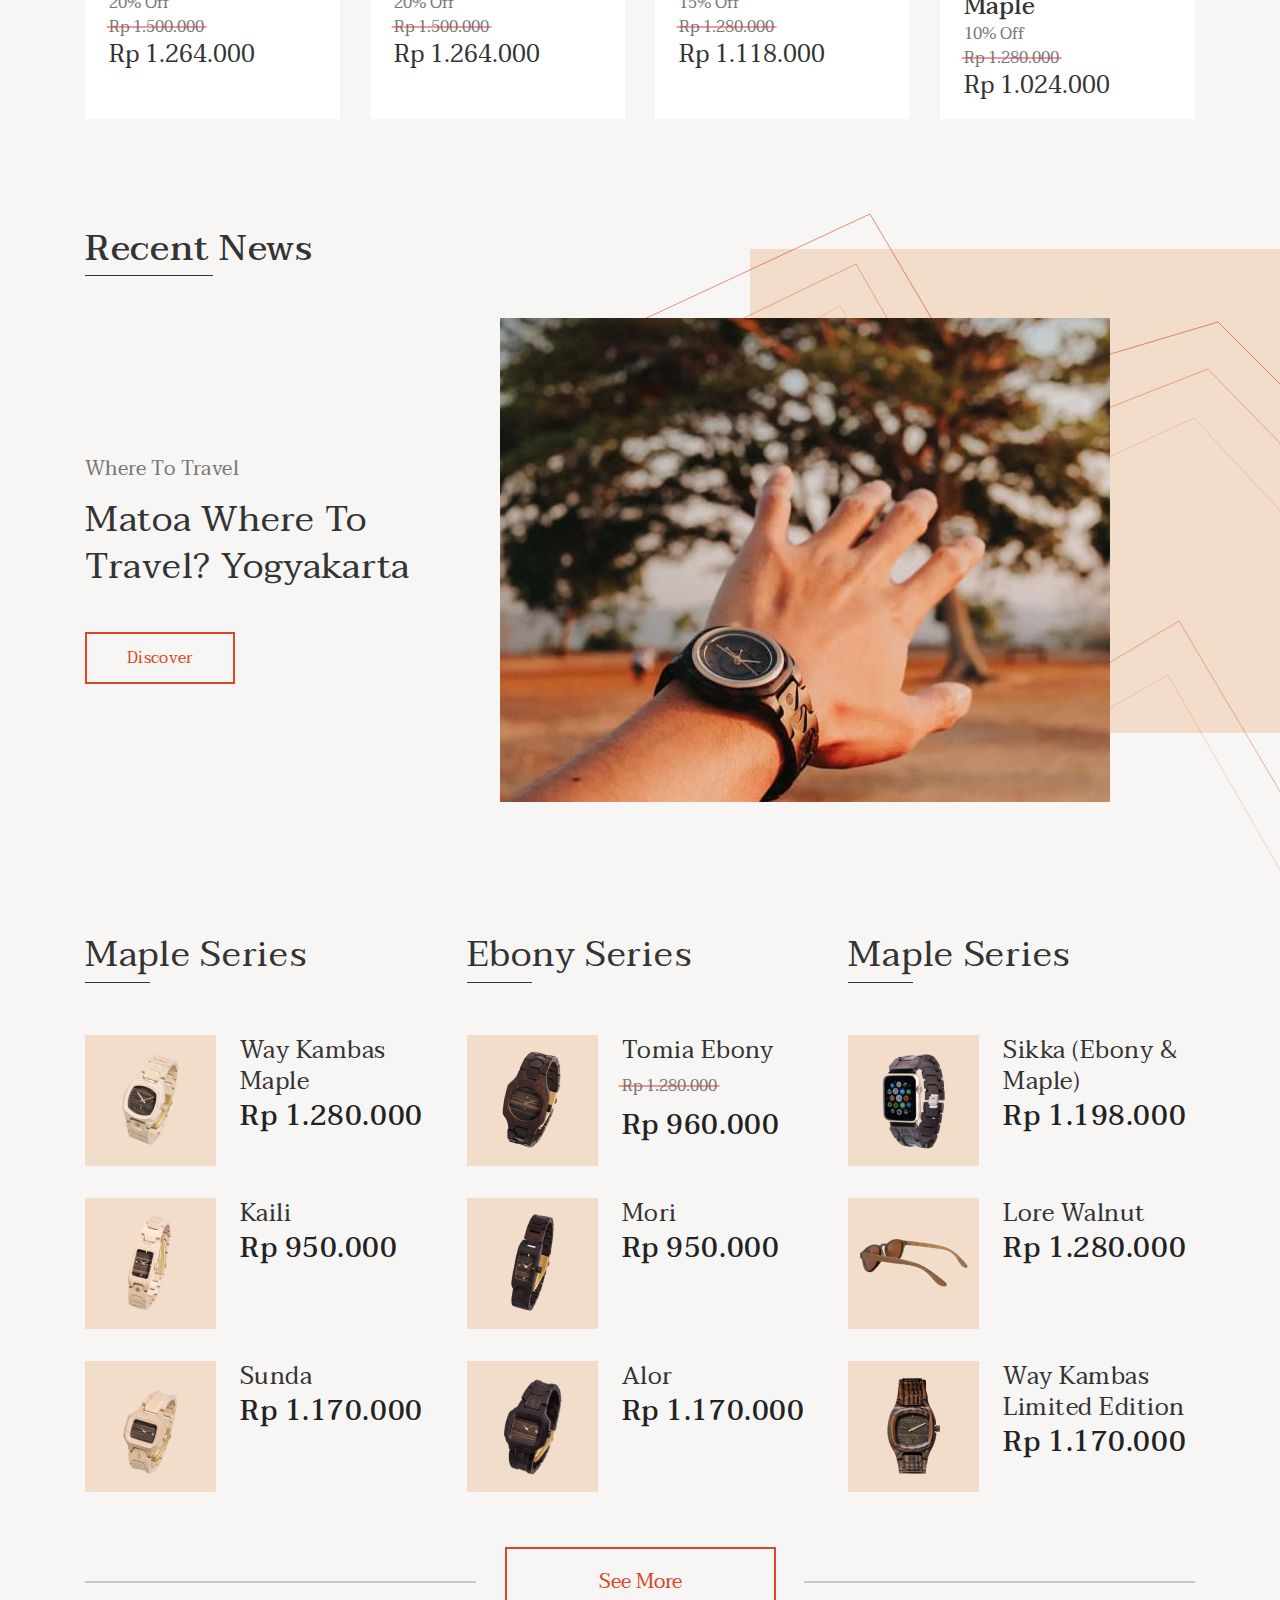
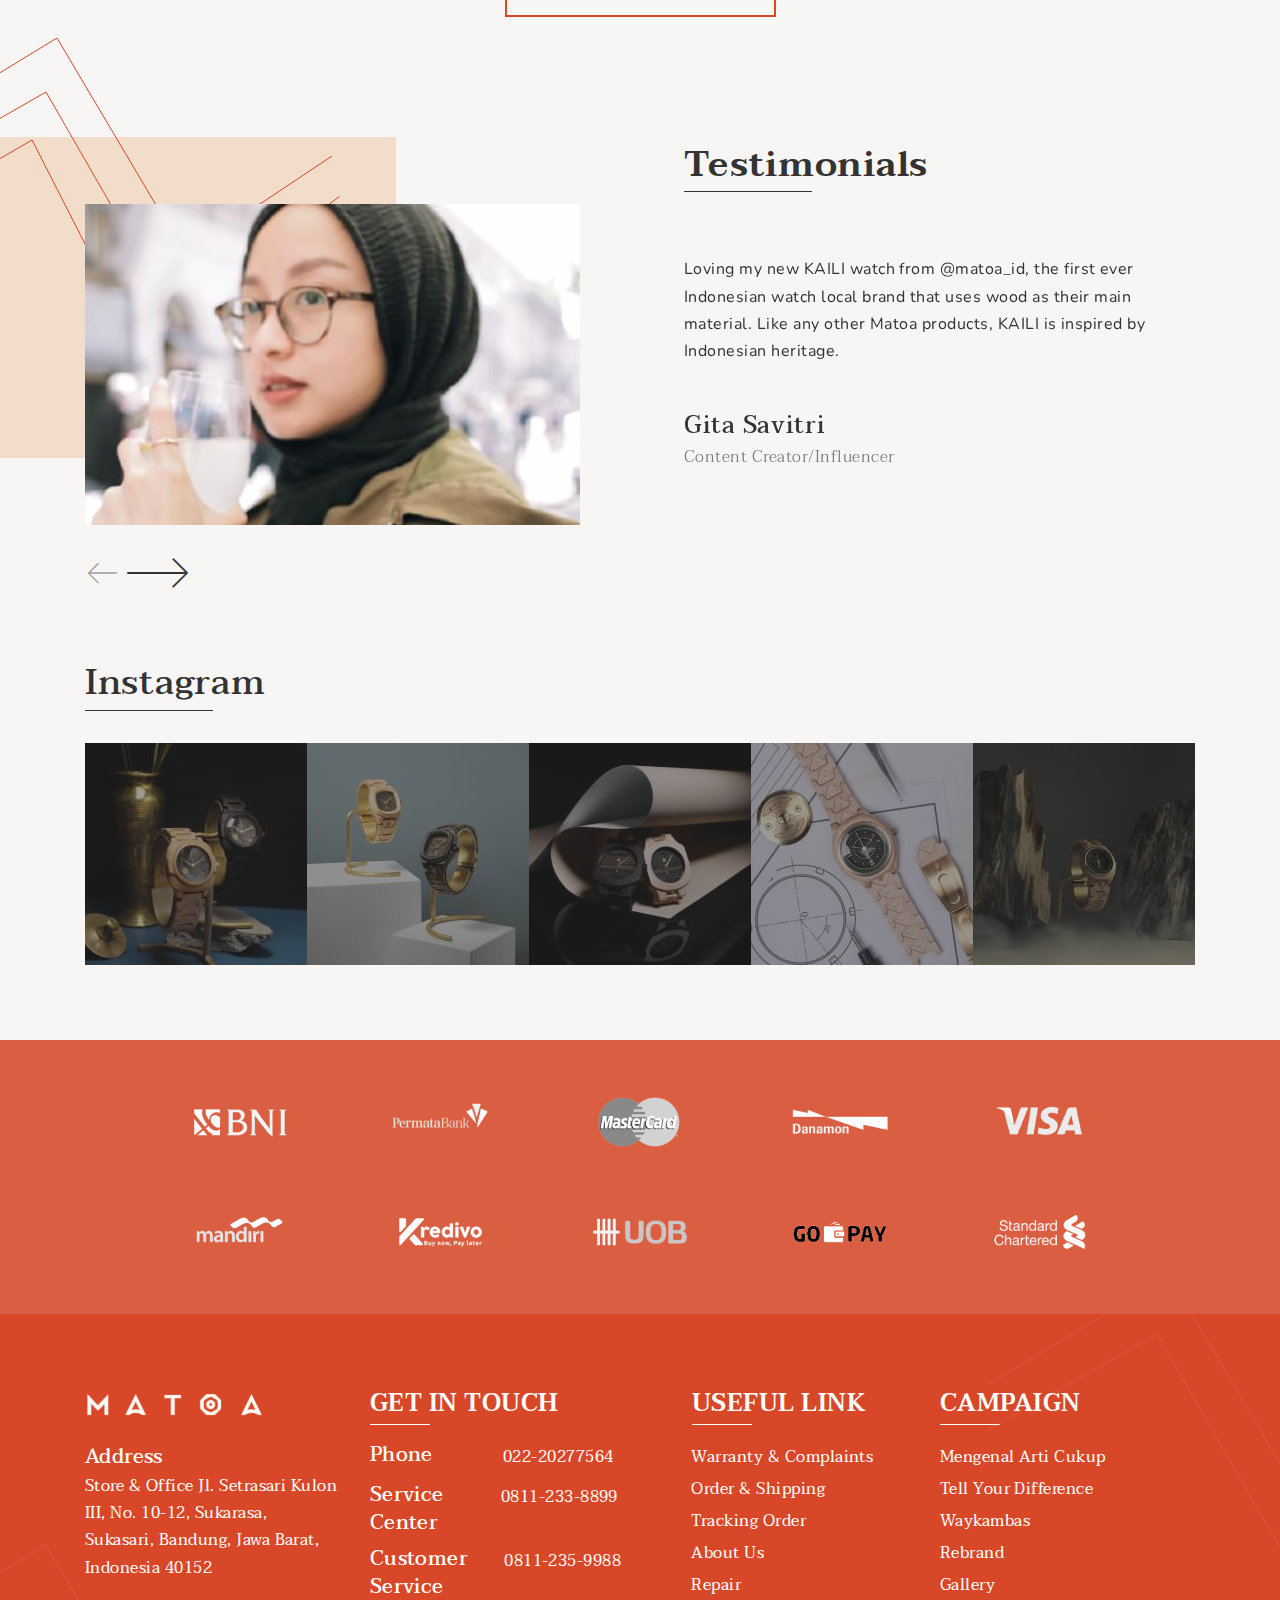
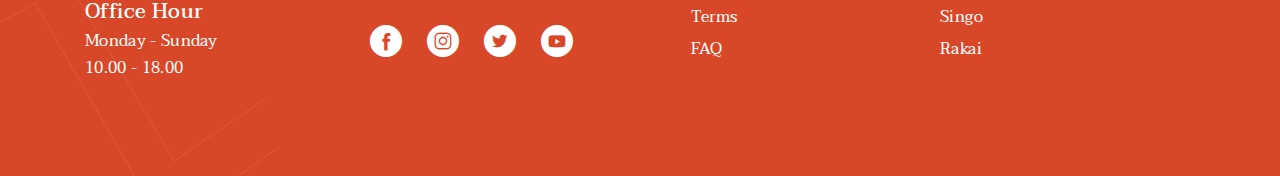
<file: main.html>
<!DOCTYPE html>
<html lang="en">
  <head>
  <meta charset="UTF-8" />
  <meta http-equiv="X-UA-Compatible" content="IE=edge" />
  <meta name="viewport" content="width=device-width, initial-scale=1.0" />
  <link rel="stylesheet" href="css/style.min.css?_v=20230405220306" />
  <title>Home</title>
</head>

  <body>
    <div class="wrapper">
      <header class="header lock-padding">
  <div class="header__container">
    <div class="icon-menu">
      <span></span>
    </div>
    <a href="" class="header__logo"
      ><img src="img/logo.svg" alt="logo"
    /></a>
    <div class="header__menu menu">
      <nav class="menu__body">
        <ul class="menu__list">
          <li class="menu__item">
            <a href="" class="menu__link">Watches</a>
          </li>
          <li class="menu__item">
            <a href="" class="menu__link">Eyewear</a>
          </li>
          <li class="menu__item">
            <a href="" class="menu__link">Accessories</a>
          </li>
          <li class="menu__item">
            <a href="" class="menu__link">News</a>
          </li>
        </ul>
      </nav>
    </div>
    <div class="header__action action-header">
      <div
        data-da=".menu__body,360 , 2"
        class="action-header__search search-action-header"
      >
        <div class="search-action-header__icon">
          <span class="_icon-search"></span>
        </div>
        <input
          class="search-action-header__input"
          placeholder="search..."
          type="text"
        />
      </div>
      <div class="action-header__login login-action-header">
        <button class="login-action-header__button">
          <div class="login-action-header__icon">
            <span class="_icon-user"></span>
          </div>
          <div class="login-action-header__text">Log in</div>
        </button>
      </div>
      <div class="action-header__cart cart-action-header">
        <button data-popup-link="cart" class="cart-action-header__icon">
          <span class="_icon-cart"></span>
        </button>
      </div>
    </div>
  </div>
</header>

      <main class="page">
        <div class="page__main main">
          <div class="main__container">
            <div class="main__content">
              <div class="main__slider swiper">
                <div class="main__wrapper swiper-wrapper">
                  <div class="main__slide slide-main slide-main_1 swiper-slide">
                    <div class="slide-main__cont">
                      <div class="slide-main__image">
                        <img src="img/watch-slider.png" alt="watch" />
                      </div>
                      <div
                        data-swiper-parallax-scale="0.2"
                        data-swiper-parallax="-500"
                        class="slide-main__content"
                      >
                        <div
                          data-da=".slide-main_1,420 ,0 "
                          class="slide-main__text-block"
                        >
                          <h1 class="slide-main__title title">
                            WAY KAMBAS MINI EBONY
                          </h1>
                          <div class="slide-main__text">
                            MATOA Way Kambas - This wood is chosen to represent
                            the Sumatran Rhino's skin which is designed with an
                            overlap effect on its strap to represent Rhino's
                            skin.
                          </div>
                          <a
                            href="product.html"
                            class="slide-main__link link_border-bottom"
                            >Discover</a
                          >
                        </div>
                        <div class="slide-main__action">
                          <button class="slide-main__button button_orang-red">
                            <span class="_icon-cart2"></span>Add to cart
                          </button>
                          <button class="slide-main__button button_border">
                            <span class="_icon-cicil"></span>
                          </button>
                        </div>
                      </div>
                    </div>
                  </div>
                  <div class="main__slide slide-main slide-main_2 swiper-slide">
                    <div class="slide-main__cont">
                      <div class="slide-main__image">
                        <img src="img/watch-slider.png" alt="watch" />
                      </div>
                      <div
                        data-swiper-parallax-scale="0.2"
                        data-swiper-parallax="-500"
                        class="slide-main__content"
                      >
                        <div
                          data-da=".slide-main_2,420 ,0 "
                          class="slide-main__text-block"
                        >
                          <h1 class="slide-main__title title">
                            WAY KAMBAS MINI EBONY
                          </h1>
                          <div class="slide-main__text">
                            MATOA Way Kambas - This wood is chosen to represent
                            the Sumatran Rhino's skin which is designed with an
                            overlap effect on its strap to represent Rhino's
                            skin.
                          </div>
                          <a href="" class="slide-main__link link_border-bottom"
                            >Discover</a
                          >
                        </div>
                        <div class="slide-main__action">
                          <button class="slide-main__button button_orang-red">
                            <span class="_icon-cart2"></span>Add to cart
                          </button>
                          <button class="slide-main__button button_border">
                            <span class="_icon-cicil"></span>
                          </button>
                        </div>
                      </div>
                    </div>
                  </div>
                  <div class="main__slide slide-main slide-main_3 swiper-slide">
                    <div class="slide-main__cont">
                      <div class="slide-main__image">
                        <img src="img/watch-slider.png" alt="watch" />
                      </div>
                      <div
                        data-swiper-parallax-scale="0.2"
                        data-swiper-parallax="-500"
                        class="slide-main__content"
                      >
                        <div
                          data-da=".slide-main_3,420 ,0 "
                          class="slide-main__text-block"
                        >
                          <h1 class="slide-main__title title">
                            WAY KAMBAS MINI EBONY
                          </h1>
                          <div class="slide-main__text">
                            MATOA Way Kambas - This wood is chosen to represent
                            the Sumatran Rhino's skin which is designed with an
                            overlap effect on its strap to represent Rhino's
                            skin.
                          </div>
                          <a href="" class="slide-main__link link_border-bottom"
                            >Discover</a
                          >
                        </div>
                        <div class="slide-main__action">
                          <button class="slide-main__button button_orang-red">
                            <span class="_icon-cart2"></span>Add to cart
                          </button>
                          <button class="slide-main__button button_border">
                            <span class="_icon-cicil"></span>
                          </button>
                        </div>
                      </div>
                    </div>
                  </div>
                </div>
                <div class="swiper-pagination"></div>
                <div class="main__button-block swiper-button-block">
                  <button class="main__button-prev swiper-button-prev">
                    <span class="_icon-arrow"></span>
                  </button>
                  <button class="main__button-next swiper-button-next">
                    <span class="_icon-arrow"></span>
                  </button>
                </div>
              </div>
            </div>
            <div class="main__decor">
              <div class="main__decor-icon main__decor-icon_1">
                <img src="img/decor.svg" alt="decor" />
              </div>
              <div class="main__decor-icon main__decor-icon_2">
                <img src="img/decor.svg" alt="decor" />
              </div>
              <div class="main__decor-icon main__decor-icon_3">
                <img src="img/decor.svg" alt="decor" />
              </div>
            </div>
          </div>
        </div>
        <div class="page__cards cards">
          <div class="cards__container">
            <div class="cards__items">
              <div class="cards__item item-cards">
                <div class="item-cards__text-block">
                  <div class="item-cards__title">
                    Luxurious <span>Eyewear</span>
                  </div>
                  <div class="item-cards__text">
                    See the beauty of exotic world with the luxurious glasses
                  </div>
                  <a href="" class="item-cards__link link_border-bottom">
                    Discover Now
                  </a>
                </div>
                <div class="item-cards__image">
                  <img src="img/glasses-card.png" alt="glasses" />
                </div>
              </div>
              <div class="cards__item item-cards">
                <div class="item-cards__text-block">
                  <div class="item-cards__title">
                    Comfortable <span>Watches</span>
                  </div>
                  <div class="item-cards__text">
                    Feels the balancing function and beauty in our wooden
                    watches
                  </div>
                  <a href="" class="item-cards__link link_border-bottom">
                    Discover Now
                  </a>
                </div>
                <div class="item-cards__image item-cards__image_watch">
                  <img src="img/watch-card.png" alt="watch" />
                </div>
              </div>
            </div>
          </div>
        </div>
        <div class="page__deals deals">
          <div class="deals__container">
            <h2 class="deals__title title title_s36">Monthly Deals</h2>
            <div class="deals__content">
              <div class="deals__items">
                <div class="deals__item item-deals">
                  <div class="item-deals__image">
                    <img src="img/watch1.jpg" alt="image" />
                  </div>
                  <div class="item-deals__title">Singo Maple</div>
                  <div class="item-deals__discount">20% Off</div>
                  <div class="item-deals__old-price text_old-price">
                    Rp 1.500.000
                  </div>
                  <div class="item-deals__price">Rp 1.264.000</div>
                  <div class="item-deals__action">
                    <button class="item-deals__favorite button_border">
                      <span class="_icon-favorite"></span>
                    </button>
                    <button class="item-deals__button button_orang-red-min">
                      Add to cart
                    </button>
                  </div>
                </div>
                <div class="deals__item item-deals">
                  <div class="item-deals__image">
                    <img src="img/watch2.jpg" alt="image" />
                  </div>
                  <div class="item-deals__title">Singo Ebony</div>
                  <div class="item-deals__discount">20% Off</div>
                  <div class="item-deals__old-price text_old-price">
                    Rp 1.500.000
                  </div>
                  <div class="item-deals__price">Rp 1.264.000</div>
                  <div class="item-deals__action">
                    <button class="item-deals__favorite button_border">
                      <span class="_icon-favorite"></span>
                    </button>
                    <button class="item-deals__button button_orang-red-min">
                      Add to cart
                    </button>
                  </div>
                </div>
                <div class="deals__item item-deals">
                  <div class="item-deals__image">
                    <img src="img/watch3.jpg" alt="image" />
                  </div>
                  <div class="item-deals__title">Rakai Ebony</div>
                  <div class="item-deals__discount">15% Off</div>
                  <div class="item-deals__old-price text_old-price">
                    Rp 1.280.000
                  </div>
                  <div class="item-deals__price">Rp 1.118.000</div>
                  <div class="item-deals__action">
                    <button class="item-deals__favorite button_border">
                      <span class="_icon-favorite"></span>
                    </button>
                    <button class="item-deals__button button_orang-red-min">
                      Add to cart
                    </button>
                  </div>
                </div>
                <div class="deals__item item-deals">
                  <div class="item-deals__image">
                    <img src="img/watch4.jpg" alt="image" />
                  </div>
                  <div class="item-deals__title">Way Kambas Mini Maple</div>
                  <div class="item-deals__discount">10% Off</div>
                  <div class="item-deals__old-price text_old-price">
                    Rp 1.280.000
                  </div>
                  <div class="item-deals__price">Rp 1.024.000</div>
                  <div class="item-deals__action">
                    <button class="item-deals__favorite button_border">
                      <span class="_icon-favorite"></span>
                    </button>
                    <button class="item-deals__button button_orang-red-min">
                      Add to cart
                    </button>
                  </div>
                </div>
              </div>
            </div>
          </div>
        </div>
        <div class="page__news news">
          <div class="news__container">
            <h2 class="news__title title title_s36">Recent News</h2>
            <div class="news__body">
              <div class="news__content content-news">
                <div class="content-news__text-block">
                  <div class="content-news__top-title">Where To Travel</div>
                  <div class="content-news__title title title_s36">
                    Matoa Where To Travel? Yogyakarta
                  </div>
                </div>
                <div class="content-news__action">
                  <a href="" class="content-news__button button_border"
                    >Discover</a
                  >
                </div>
              </div>
              <div class="news__image">
                <img src="img/image1.jpg" alt="image" />
              </div>
              <div class="news__decor decor-news">
                <div class="decor-news__icon decor-news__icon_1">
                  <img src="img/decor2.svg" alt="decor" />
                </div>
                <div class="decor-news__icon decor-news__icon_2">
                  <img src="img/decor3.svg" alt="decor" />
                </div>
                <div class="decor-news__icon decor-news__icon_3">
                  <img src="img/decor4.svg" alt="decor" />
                </div>
                <div class="decor-news__icon decor-news__icon_4">
                  <img src="img/decor5.svg" alt="decor" />
                </div>
                <div class="decor-news__icon decor-news__icon_5">
                  <img src="img/decor6.svg" alt="decor" />
                </div>
              </div>
            </div>
          </div>
        </div>
        <div class="page__goods goods">
          <div class="goods__container">
            <div class="goods__body">
              <div class="goods__column column-goods">
                <h2 class="column-goods__title title title_s36">
                  Maple Series
                </h2>
                <div class="column-goods__content">
                  <div class="column-goods__item">
                    <a href="" class="column-goods__image">
                      <img src="img/watch-min1.png" alt="watch" />
                    </a>
                    <div class="column-goods__text">
                      <a href="" class="column-goods__name">Way Kambas Maple</a>
                      <div class="column-goods__price">Rp 1.280.000</div>
                    </div>
                  </div>
                  <div class="column-goods__item">
                    <a href="" class="column-goods__image">
                      <img src="img/watch-min4.png" alt="watch" />
                    </a>
                    <div class="column-goods__text">
                      <a href="" class="column-goods__name">Kaili</a>
                      <div class="column-goods__price">Rp 950.000</div>
                    </div>
                  </div>
                  <div class="column-goods__item">
                    <a href="" class="column-goods__image">
                      <img src="img/watch-min6.png" alt="watch" />
                    </a>
                    <div class="column-goods__text">
                      <a href="" class="column-goods__name">Sunda</a>
                      <div class="column-goods__price">Rp 1.170.000</div>
                    </div>
                  </div>
                </div>
              </div>
              <div class="goods__column column-goods">
                <h2 class="column-goods__title title title_s36">
                  Ebony Series
                </h2>
                <div class="column-goods__content">
                  <div class="column-goods__item old-price">
                    <a href="" class="column-goods__image">
                      <img src="img/watch-min2.png" alt="watch" />
                    </a>
                    <div class="column-goods__text">
                      <a href="" class="column-goods__name">Tomia Ebony</a>
                      <div class="column-goods__old-price text_old-price">
                        Rp 1.280.000
                      </div>
                      <div class="column-goods__price">Rp 960.000</div>
                    </div>
                  </div>
                  <div class="column-goods__item">
                    <a href="" class="column-goods__image">
                      <img src="img/watch-min5.png" alt="watch" />
                    </a>
                    <div class="column-goods__text">
                      <a href="" class="column-goods__name">Mori</a>
                      <div class="column-goods__price">Rp 950.000</div>
                    </div>
                  </div>
                  <div class="column-goods__item">
                    <a href="" class="column-goods__image">
                      <img src="img/watch-min7.png" alt="watch" />
                    </a>
                    <div class="column-goods__text">
                      <a href="" class="column-goods__name">Alor</a>
                      <div class="column-goods__price">Rp 1.170.000</div>
                    </div>
                  </div>
                </div>
              </div>
              <div class="goods__column column-goods">
                <h2 class="column-goods__title title title_s36">
                  Maple Series
                </h2>
                <div class="column-goods__content">
                  <div class="column-goods__item">
                    <a href="" class="column-goods__image">
                      <img src="img/watch-min3.png" alt="watch" />
                    </a>
                    <div class="column-goods__text">
                      <a href="" class="column-goods__name">
                        Sikka (Ebony & Maple)
                      </a>
                      <div class="column-goods__price">Rp 1.198.000</div>
                    </div>
                  </div>
                  <div class="column-goods__item">
                    <a href="" class="column-goods__image">
                      <img src="img/glasses-min1.png" alt="watch" />
                    </a>
                    <div class="column-goods__text">
                      <a href="" class="column-goods__name">Lore Walnut</a>
                      <div class="column-goods__price">Rp 1.280.000</div>
                    </div>
                  </div>
                  <div class="column-goods__item">
                    <a href="" class="column-goods__image">
                      <img src="img/watch-min8.png" alt="watch" />
                    </a>
                    <div class="column-goods__text">
                      <a href="" class="column-goods__name">
                        Way Kambas Limited Edition
                      </a>
                      <div class="column-goods__price">Rp 1.170.000</div>
                    </div>
                  </div>
                </div>
              </div>
            </div>
            <div class="goods__action">
              <a href="" class="goods__button button_border">See More</a>
            </div>
          </div>
        </div>
        <div class="page__testimonials testimonials">
          <div class="testimonials__container">
            <h2 class="testimonials__title title title_s36">Testimonials</h2>
            <div class="testimonials__decor decor-testimonials">
              <div class="decor-testimonials__block"></div>
              <div class="decor-testimonials__icon decor-testimonials__icon_1">
                <img src="img/decor7.svg" alt="" />
              </div>
              <div class="decor-testimonials__icon decor-testimonials__icon_2">
                <img src="img/decor8.svg" alt="" />
              </div>
              <div class="decor-testimonials__icon decor-testimonials__icon_3">
                <img src="img/decor9.svg" alt="" />
              </div>
            </div>
            <div class="testimonials__body">
              <div class="testimonials__slider swiper">
                <div class="testimonials__wrapper swiper-wrapper">
                  <div
                    class="testimonials__slide slide-testimonials swiper-slide"
                  >
                    <div class="slide-testimonials__image">
                      <img src="img/image2.jpg" alt="image" />
                    </div>
                    <div class="slide-testimonials__content">
                      <div class="slide-testimonials__text">
                        Loving my new KAILI watch from @matoa_id, the first ever
                        Indonesian watch local brand that uses wood as their
                        main material. Like any other Matoa products, KAILI is
                        inspired by Indonesian heritage.
                      </div>
                      <div class="slide-testimonials__title">Gita Savitri</div>
                      <div class="slide-testimonials__subtitle">
                        Content Creator/Influencer
                      </div>
                    </div>
                  </div>
                  <div
                    class="testimonials__slide slide-testimonials swiper-slide"
                  >
                    <div class="slide-testimonials__image">
                      <img src="img/image2.jpg" alt="image" />
                    </div>
                    <div class="slide-testimonials__content">
                      <div class="slide-testimonials__text">
                        Loving my new KAILI watch from @matoa_id, the first ever
                        Indonesian watch local brand that uses wood as their
                        main material. Like any other Matoa products, KAILI is
                        inspired by Indonesian heritage.
                      </div>
                      <div class="slide-testimonials__title">Gita Savitri</div>
                      <div class="slide-testimonials__subtitle">
                        Content Creator/Influencer
                      </div>
                    </div>
                  </div>
                  <div
                    class="testimonials__slide slide-testimonials swiper-slide"
                  >
                    <div class="slide-testimonials__image">
                      <img src="img/image2.jpg" alt="image" />
                    </div>
                    <div class="slide-testimonials__content">
                      <div class="slide-testimonials__text">
                        Loving my new KAILI watch from @matoa_id, the first ever
                        Indonesian watch local brand that uses wood as their
                        main material. Like any other Matoa products, KAILI is
                        inspired by Indonesian heritage.
                      </div>
                      <div class="slide-testimonials__title">Gita Savitri</div>
                      <div class="slide-testimonials__subtitle">
                        Content Creator/Influencer
                      </div>
                    </div>
                  </div>
                </div>
                <div class="testimonials__button-block">
                  <button class="testimonials__button-prev swiper-button-prev">
                    <span class="_icon-arrow"></span>
                  </button>
                  <button class="testimonials__button-next swiper-button-next">
                    <span class="_icon-arrow"></span>
                  </button>
                </div>
              </div>
            </div>
          </div>
        </div>
        <div class="page__instagram instagram">
          <div class="instagram__container">
            <h2 class="instagram__title title title_s36">Instagram</h2>
            <div class="instagram__body">
              <a href="" class="instagram__image">
                <img src="img/image-instagram1.jpg" alt="image" />
              </a>
              <a href="" class="instagram__image">
                <img src="img/image-instagram2.jpg" alt="image" />
              </a>
              <a href="" class="instagram__image">
                <img src="img/image-instagram3.jpg" alt="image" />
              </a>
              <a href="" class="instagram__image">
                <img src="img/image-instagram4.jpg" alt="image" />
              </a>
              <a href="" class="instagram__image">
                <img src="img/image-instagram5.jpg" alt="image" />
              </a>
            </div>
          </div>
        </div>
        <div class="page__partners partners">
          <div class="partners__container">
            <div class="partners__item">
              <img src="img/partner1.png" alt="partner" />
            </div>
            <div class="partners__item">
              <img src="img/partner2.png" alt="partner" />
            </div>
            <div class="partners__item">
              <img src="img/partner3.png" alt="partner" />
            </div>
            <div class="partners__item">
              <img src="img/partner4.png" alt="partner" />
            </div>
            <div class="partners__item">
              <img src="img/partner5.png" alt="partner" />
            </div>
            <div class="partners__item">
              <img src="img/partner6.png" alt="partner" />
            </div>
            <div class="partners__item">
              <img src="img/partner7.png" alt="partner" />
            </div>
            <div class="partners__item">
              <img src="img/partner8.png" alt="partner" />
            </div>
            <div class="partners__item">
              <img src="img/partner9.png" alt="partner" />
            </div>
            <div class="partners__item">
              <img src="img/partner10.png" alt="partner" />
            </div>
          </div>
        </div>
      </main>
      <footer class="footer">
  <div class="footer__container">
    <div class="footer__column column-footer">
      <a href="" class="column-footer__logo"
        ><img src="img/logo-red.svg" alt="logo"
      /></a>
      <div class="column-footer__addrres">
        <div class="column-footer__label">Address</div>
        <div class="column-footer__text">
          Store & Office Jl. Setrasari Kulon III, No. 10-12, Sukarasa, Sukasari,
          Bandung, Jawa Barat, Indonesia 40152
        </div>
      </div>
      <div class="column-footer__hour">
        <div class="column-footer__label">Office Hour</div>
        <div class="column-footer__time">Monday - Sunday 10.00 - 18.00</div>
      </div>
    </div>
    <div class="footer__column column-footer">
      <h3 class="column-footer__title title title_s24">Get in touch</h3>
      <div class="column-footer__body">
        <div class="column-footer__item">
          <div class="column-footer__label">Phone</div>
          <div class="column-footer__info">022-20277564</div>
        </div>
        <div class="column-footer__item">
          <div class="column-footer__label">
            Service<br />
            Center
          </div>
          <div class="column-footer__info">0811-233-8899</div>
        </div>
        <div class="column-footer__item">
          <div class="column-footer__label">
            Customer <br />
            Service
          </div>
          <div class="column-footer__info">0811-235-9988</div>
        </div>
        <div class="column-footer__action action-column-footer">
          <a href="" class="action-column-footer__item">
            <span class="_icon-facebook"></span>
          </a>
          <a href="" class="action-column-footer__item">
            <span class="_icon-instagram"></span>
          </a>
          <a href="" class="action-column-footer__item">
            <span class="_icon-twitter"></span>
          </a>
          <a href="" class="action-column-footer__item">
            <span class="_icon-youtube"></span>
          </a>
        </div>
      </div>
    </div>
    <div class="footer__column column-footer">
      <h3 class="column-footer__title title title_s24">Useful Link</h3>
      <div class="column-footer__menu menu-column-footer">
        <nav class="menu-column-footer__body">
          <ul class="menu-column-footer__list">
            <li class="menu-column-footer__item">
              <a href="" class="menu-column-footer__link"
                >Warranty & Complaints</a
              >
            </li>
            <li class="menu-column-footer__item">
              <a href="" class="menu-column-footer__link">Order & Shipping</a>
            </li>
            <li class="menu-column-footer__item">
              <a href="" class="menu-column-footer__link">Tracking Order</a>
            </li>
            <li class="menu-column-footer__item">
              <a href="" class="menu-column-footer__link">About Us</a>
            </li>
            <li class="menu-column-footer__item">
              <a href="" class="menu-column-footer__link">Repair</a>
            </li>
            <li class="menu-column-footer__item">
              <a href="" class="menu-column-footer__link">Terms</a>
            </li>
            <li class="menu-column-footer__item">
              <a href="" class="menu-column-footer__link">FAQ</a>
            </li>
          </ul>
        </nav>
      </div>
    </div>
    <div class="footer__column column-footer">
      <h3 class="column-footer__title title title_s24">Campaign</h3>
      <div class="column-footer__menu menu-column-footer">
        <nav class="menu-column-footer__body">
          <ul class="menu-column-footer__list">
            <li class="menu-column-footer__item">
              <a href="" class="menu-column-footer__link"
                >Mengenal Arti Cukup
              </a>
            </li>
            <li class="menu-column-footer__item">
              <a href="" class="menu-column-footer__link">
                Tell Your Difference
              </a>
            </li>
            <li class="menu-column-footer__item">
              <a href="" class="menu-column-footer__link">Waykambas </a>
            </li>
            <li class="menu-column-footer__item">
              <a href="" class="menu-column-footer__link">Rebrand </a>
            </li>
            <li class="menu-column-footer__item">
              <a href="" class="menu-column-footer__link">Gallery </a>
            </li>
            <li class="menu-column-footer__item">
              <a href="" class="menu-column-footer__link">Singo </a>
            </li>
            <li class="menu-column-footer__item">
              <a href="" class="menu-column-footer__link"> Rakai </a>
            </li>
          </ul>
        </nav>
      </div>
    </div>
    <div class="footer__decor decor-footer">
      <div class="decor-footer__icon decor-footer__icon_1">
        <img src="img/decor10.svg" alt="decor" />
      </div>
      <div class="decor-footer__icon decor-footer__icon_2">
        <img src="img/decor11.svg" alt="decor" />
      </div>
      <div class="decor-footer__icon decor-footer__icon_3">
        <img src="img/decor12.svg" alt="decor" />
      </div>
      <div class="decor-footer__icon decor-footer__icon_4">
        <img src="img/decor13.svg" alt="decor" />
      </div>
    </div>
  </div>
</footer>

    </div>
    <div data-popup="cart" class="popup popup-cart lock-padding">
  <div class="popup-cart__body popup__body">
    <div class="popup-cart__content popup__content">
      <div class="popup__close"><span></span></div>
      <div class="popup-cart__body">
        <div class="popup-cart__item item-popup-cart">
          <div class="item-popup-cart__info info-item-popup-cart">
            <div class="info-item-popup-cart__image">
              <img src="img/watch-slider.png" alt="watch" />
            </div>
            <div class="info-item-popup-cart__content">
              <div class="info-item-popup-cart__name">
                Way Kambas Mini Ebony
              </div>
              <div class="info-item-popup-cart__old-price text_old-price">
                Rp 1.280.000
              </div>
              <div class="info-item-popup-cart__price">Rp 1.024.000</div>
              <div class="info-item-popup-cart__mark-block">
                <div
                  class="info-item-popup-cart__mark info-item-popup-cart__mark_1"
                >
                  Custom Engrave
                </div>
                <div
                  class="info-item-popup-cart__mark info-item-popup-cart__mark_2"
                >
                  “Happy | Birthday | from”
                </div>
              </div>
            </div>
          </div>
          <div class="item-popup-cart__settings settings-item-popup-cart">
            <div class="settings-item-popup-cart__lable">Select Packaging</div>
            <div class="settings-item-popup-cart__body">
              <div
                class="settings-item-popup-cart__select select-settings-item-popup-cart select"
              >
                <button
                  class="select-settings-item-popup-cart__button select__button _icon-arrow"
                >
                  Wooden Packaging (Rp 50.000)
                </button>
                <ul class="select-settings-item-popup-cart__list select__list">
                  <li
                    class="select-settings-item-popup-cart__item select__item"
                  >
                    Wooden Packaging (Rp 50.000)
                  </li>
                  <li
                    class="select-settings-item-popup-cart__item select__item"
                  >
                    Lorem 2
                  </li>
                  <li
                    class="select-settings-item-popup-cart__item select__item"
                  >
                    Lorem 3
                  </li>
                  <li
                    class="select-settings-item-popup-cart__item select__item"
                  >
                    Lorem 4
                  </li>
                  <li
                    class="select-settings-item-popup-cart__item select__item"
                  >
                    Lorem 5
                  </li>
                </ul>
              </div>
              <div class="settings-item-popup-cart__action">
                <div
                  class="settings-item-popup-cart__quantity quantity quantity-settings-item-popup-cart"
                >
                  <div
                    class="quantity-settings-item-popup-cart__button quantity-settings-item-popup-cart__button_minus quantity__button quantity__button_minus"
                  ></div>
                  <input data-tel value="1" type="text" />
                  <div
                    class="quantity-settings-item-popup-cart__button quantity-settings-item-popup-cart__button_plus quantity__button quantity__button_plus"
                  ></div>
                </div>
                <div class="settings-item-popup-cart__full-price">
                  Rp 2.048.000
                </div>
                <a href="" class="settings-item-popup-cart__delete"
                  ><span class="_icon-bucket"></span
                ></a>
              </div>
            </div>
          </div>
        </div>
        <div class="popup-cart__item item-popup-cart">
          <div class="item-popup-cart__info info-item-popup-cart">
            <div class="info-item-popup-cart__image">
              <img src="img/watch-min3.png" alt="watch" />
            </div>
            <div class="info-item-popup-cart__content">
              <div class="info-item-popup-cart__name _mb16">
                Sikka (Ebony & Maple)
              </div>
              <div class="info-item-popup-cart__price">Rp 1.264.000</div>
            </div>
          </div>
          <div class="item-popup-cart__settings settings-item-popup-cart">
            <div class="settings-item-popup-cart__lable">Select Packaging</div>
            <div class="settings-item-popup-cart__body">
              <div
                class="settings-item-popup-cart__select select-settings-item-popup-cart select"
              >
                <button
                  class="select-settings-item-popup-cart__button select__button _icon-arrow"
                >
                  Default Packaging (Free)
                </button>
                <ul class="settings-item-popup-cart__list select__list">
                  <li
                    class="select-settings-item-popup-cart__item select__item"
                  >
                    Default Packaging (Free)
                  </li>
                  <li
                    class="select-settings-item-popup-cart__item select__item"
                  >
                    Lorem 2
                  </li>
                  <li
                    class="select-settings-item-popup-cart__item select__item"
                  >
                    Lorem 3
                  </li>
                  <li
                    class="select-settings-item-popup-cart__item select__item"
                  >
                    Lorem 4
                  </li>
                  <li
                    class="select-settings-item-popup-cart__item select__item"
                  >
                    Lorem 5
                  </li>
                </ul>
              </div>
              <div class="settings-item-popup-cart__action">
                <div
                  class="settings-item-popup-cart__quantity quantity quantity-settings-item-popup-cart"
                >
                  <div
                    class="quantity-settings-item-popup-cart__button quantity-settings-item-popup-cart__button_minus quantity__button quantity__button_minus"
                  ></div>
                  <input data-tel value="1" type="text" />
                  <div
                    class="quantity-settings-item-popup-cart__button quantity-settings-item-popup-cart__button_plus quantity__button quantity__button_plus"
                  ></div>
                </div>
                <div class="settings-item-popup-cart__full-price">
                  Rp 1.264.000
                </div>
                <a href="" class="settings-item-popup-cart__delete"
                  ><span class="_icon-bucket"></span
                ></a>
              </div>
            </div>
          </div>
        </div>
      </div>
      <div class="popup-cart__bottom bottom-popup-cart">
        <div class="bottom-popup-cart__content">
          <div class="bottom-popup-cart__code-promo">
            <div class="bottom-popup-cart__label">Kode Promo</div>
            <input
              value="INDONESIA"
              type="text"
              class="bottom-popup-cart__input"
            />
            <div class="bottom-popup-cart__discount">35% off</div>
          </div>
          <div class="bottom-popup-cart__all-price all-price-bottom-popup-cart">
            <div class="all-price-bottom-popup-cart__label">Subtotal</div>
            <div class="all-price-bottom-popup-cart__body">
              <div
                class="all-price-bottom-popup-cart__old-price text_old-price"
              >
                Rp 3.312.000
              </div>
              <div class="all-price-bottom-popup-cart__price">Rp 2.152.000</div>
            </div>
          </div>
        </div>
        <a href="checkout.html" class="bottom-popup-cart__button"
          >Checkout</a
        >
      </div>
    </div>
  </div>
</div>

    <script src="js/app.min.js?_v=20230405220306"></script>
  </body>
</html>
</file>
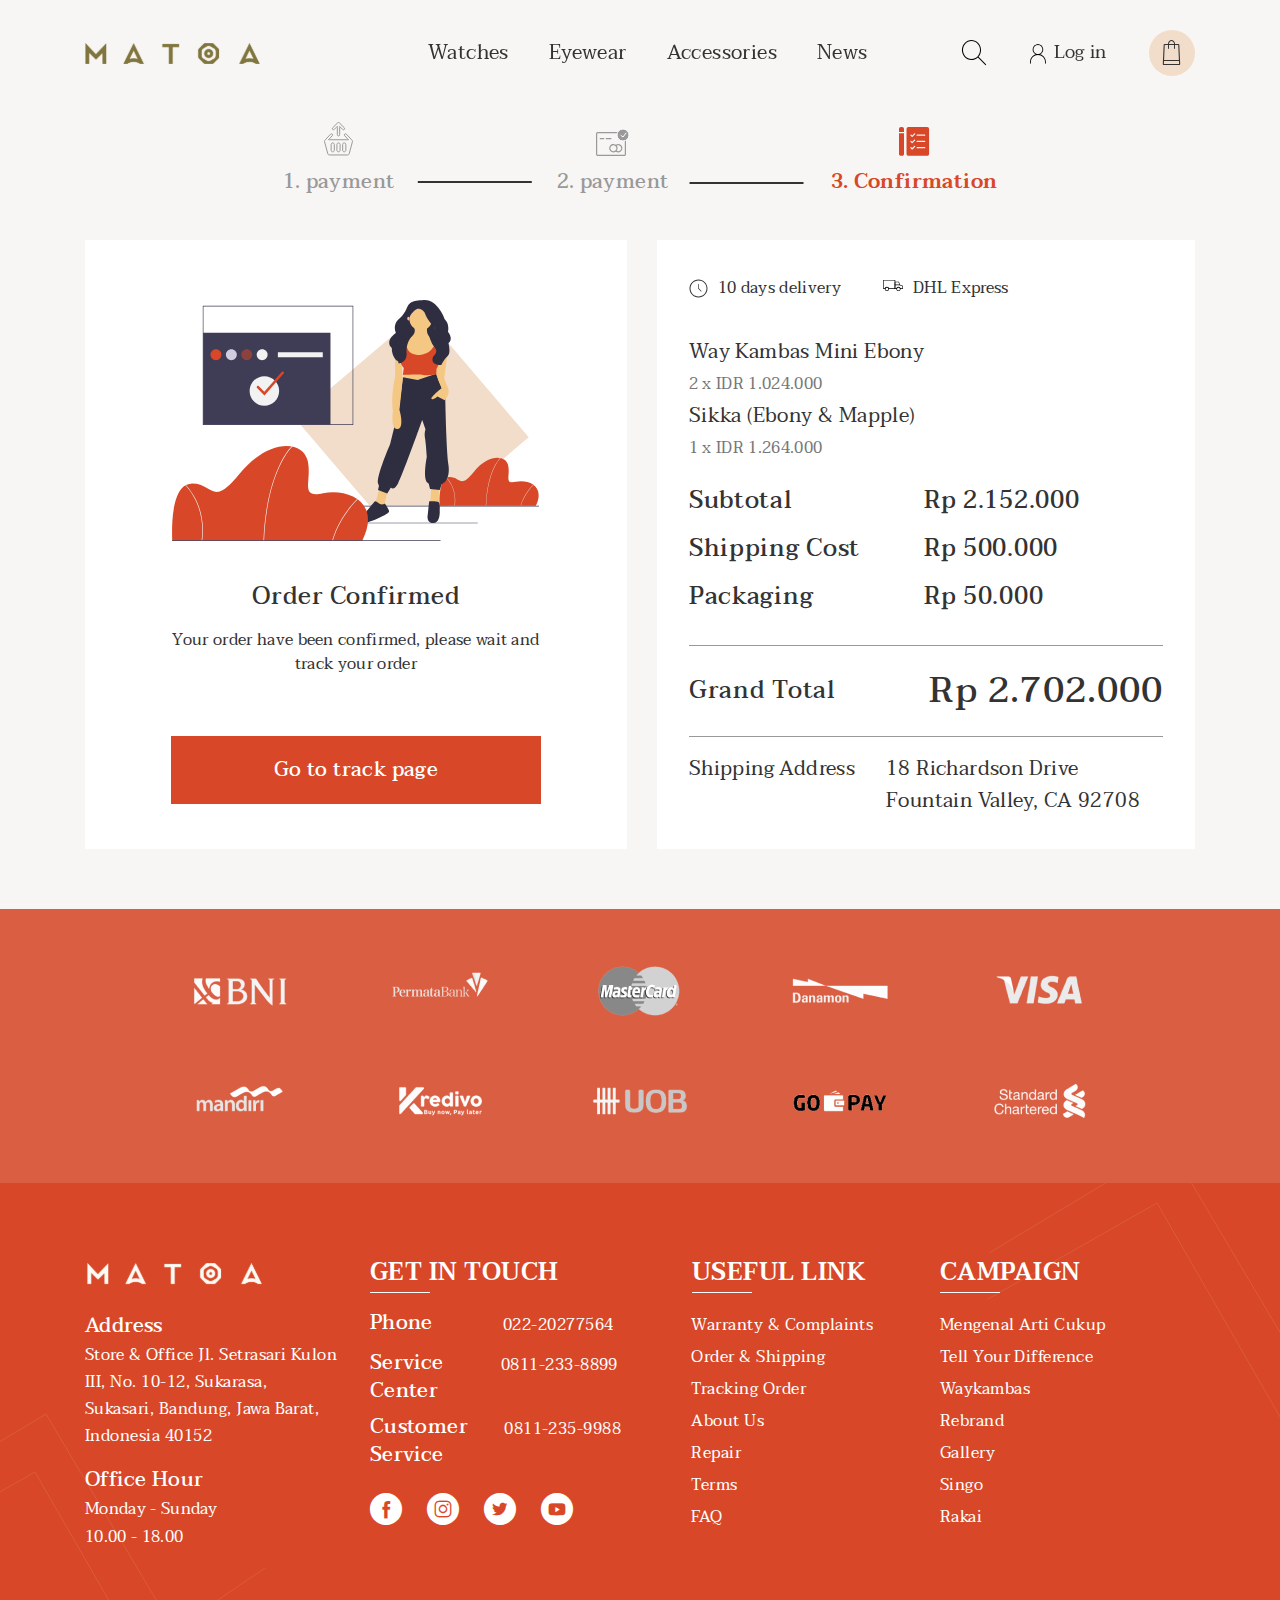
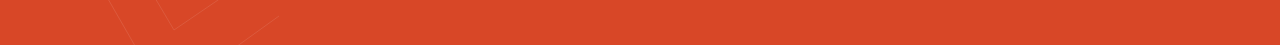
<file: payment-finish.html>
<!DOCTYPE html>
<html lang="en">
  <head>
  <meta charset="UTF-8" />
  <meta http-equiv="X-UA-Compatible" content="IE=edge" />
  <meta name="viewport" content="width=device-width, initial-scale=1.0" />
  <link rel="stylesheet" href="css/style.min.css?_v=20230405220306" />
  <title>Paid</title>
</head>

  <body>
    <div class="wrapper"> 
      <header class="header lock-padding">
  <div class="header__container">
    <div class="icon-menu">
      <span></span>
    </div>
    <a href="" class="header__logo"
      ><img src="img/logo.svg" alt="logo"
    /></a>
    <div class="header__menu menu">
      <nav class="menu__body">
        <ul class="menu__list">
          <li class="menu__item">
            <a href="" class="menu__link">Watches</a>
          </li>
          <li class="menu__item">
            <a href="" class="menu__link">Eyewear</a>
          </li>
          <li class="menu__item">
            <a href="" class="menu__link">Accessories</a>
          </li>
          <li class="menu__item">
            <a href="" class="menu__link">News</a>
          </li>
        </ul>
      </nav>
    </div>
    <div class="header__action action-header">
      <div
        data-da=".menu__body,360 , 2"
        class="action-header__search search-action-header"
      >
        <div class="search-action-header__icon">
          <span class="_icon-search"></span>
        </div>
        <input
          class="search-action-header__input"
          placeholder="search..."
          type="text"
        />
      </div>
      <div class="action-header__login login-action-header">
        <button class="login-action-header__button">
          <div class="login-action-header__icon">
            <span class="_icon-user"></span>
          </div>
          <div class="login-action-header__text">Log in</div>
        </button>
      </div>
      <div class="action-header__cart cart-action-header">
        <button data-popup-link="cart" class="cart-action-header__icon">
          <span class="_icon-cart"></span>
        </button>
      </div>
    </div>
  </div>
</header>

      <main class="page">
        <div class="page__payment-finish payment-finish">
          <div class="payment-finish__container">
            <div class="payment-finish__top top-payment-finish">
              <div class="top-payment-finish__item">
                <div class="top-payment-finish__image">
                  <img src="img/cart.svg" alt="cart" />
                </div>
                <div class="top-payment-finish__text">1. payment</div>
              </div>
              <div class="top-payment-finish__item top-payment-finish__item_2">
                <div class="top-payment-finish__image">
                  <img src="img/payment.svg" alt="payment" />
                </div>
                <div class="top-payment-finish__text">2. payment</div>
              </div>
              <div class="top-payment-finish__item">
                <div class="top-payment-finish__image">
                  <img src="img/confirm-active.svg" alt="confirm" />
                </div>
                <div class="top-payment-finish__text _active">
                  3. Confirmation
                </div>
              </div>
            </div>
            <div class="payment-finish__body body-payment-finish">
              <div class="body-payment-finish__confirmed">
                <div class="body-payment-finish__image">
                  <img src="img/image1.svg" alt="image" />
                </div>
                <div class="body-payment-finish__title">Order Confirmed</div>
                <div class="body-payment-finish__text">
                  Your order have been confirmed, please wait and track your
                  order
                </div>
                <a href="main.html" class="body-payment-finish__button"
                  >Go to track page</a
                >
              </div>
              <div class="body-payment-finish__info info-body-payment-finish">
                <div
                  class="info-body-payment-finish__top top-info-body-payment-finish"
                >
                  <div class="top-info-body-payment-finish__item">
                    <div class="top-info-body-payment-finish__icon">
                      <img src="img/clock.svg" alt="clock" />
                    </div>
                    <div class="top-info-body-payment-finish__text">
                      10 days delivery
                    </div>
                  </div>
                  <div class="top-info-body-payment-finish__item">
                    <div class="top-info-body-payment-finish__icon">
                      <img src="img/truck.svg" alt="clock" />
                    </div>
                    <div class="top-info-body-payment-finish__text">
                      DHL Express
                    </div>
                  </div>
                </div>
                <div class="info-body-payment-finish__body">
                  <div
                    class="info-body-payment-finish__info info-info-body-payment-finish"
                  >
                    <div class="info-info-body-payment-finish__item">
                      <div class="info-info-body-payment-finish__label">
                        Way Kambas Mini Ebony
                      </div>
                      <div class="info-info-body-payment-finish__text">
                        2 x IDR 1.024.000
                      </div>
                    </div>
                    <div class="info-info-body-payment-finish__item">
                      <div class="info-info-body-payment-finish__label">
                        Sikka (Ebony & Mapple)
                      </div>
                      <div class="info-info-body-payment-finish__text">
                        1 x IDR 1.264.000
                      </div>
                    </div>
                  </div>
                  <div class="info-body-payment-finish__all-prices">
                    <div class="info-body-payment-finish__item">
                      <div class="info-body-payment-finish__label">
                        Subtotal
                      </div>
                      <div class="info-body-payment-finish__price">
                        Rp 2.152.000
                      </div>
                    </div>
                    <div class="info-body-payment-finish__item">
                      <div class="info-body-payment-finish__label">
                        Shipping Cost
                      </div>
                      <div class="info-body-payment-finish__price">
                        Rp 500.000
                      </div>
                    </div>
                    <div class="info-body-payment-finish__item">
                      <div class="info-body-payment-finish__label">
                        Packaging
                      </div>
                      <div class="info-body-payment-finish__price">
                        Rp 50.000
                      </div>
                    </div>
                  </div>
                  <div class="info-body-payment-finish__total-price-block">
                    <div class="info-body-payment-finish__item-price">
                      <div class="info-body-payment-finish__label-total-price">
                        Grand Total
                      </div>
                      <div class="info-body-payment-finish__total-price">
                        Rp 2.702.000
                      </div>
                    </div>
                  </div>
                </div>
                <div
                  class="info-body-payment-finish__bottom bottom-info-body-payment-finish"
                >
                  <div class="bottom-info-body-payment-finish__item">
                    <div class="bottom-info-body-payment-finish__label">
                      Shipping Address
                    </div>
                    <div class="bottom-info-body-payment-finish__text">
                      18 Richardson Drive Fountain Valley, CA 92708
                    </div>
                  </div>
                </div>
              </div>
            </div>
          </div>
        </div>
        <div class="page__partners partners">
          <div class="partners__container">
            <div class="partners__item">
              <img src="img/partner1.png" alt="partner" />
            </div>
            <div class="partners__item">
              <img src="img/partner2.png" alt="partner" />
            </div>
            <div class="partners__item">
              <img src="img/partner3.png" alt="partner" />
            </div>
            <div class="partners__item">
              <img src="img/partner4.png" alt="partner" />
            </div>
            <div class="partners__item">
              <img src="img/partner5.png" alt="partner" />
            </div>
            <div class="partners__item">
              <img src="img/partner6.png" alt="partner" />
            </div>
            <div class="partners__item">
              <img src="img/partner7.png" alt="partner" />
            </div>
            <div class="partners__item">
              <img src="img/partner8.png" alt="partner" />
            </div>
            <div class="partners__item">
              <img src="img/partner9.png" alt="partner" />
            </div>
            <div class="partners__item">
              <img src="img/partner10.png" alt="partner" />
            </div>
          </div>
        </div>
      </main>
      <footer class="footer">
  <div class="footer__container">
    <div class="footer__column column-footer">
      <a href="" class="column-footer__logo"
        ><img src="img/logo-red.svg" alt="logo"
      /></a>
      <div class="column-footer__addrres">
        <div class="column-footer__label">Address</div>
        <div class="column-footer__text">
          Store & Office Jl. Setrasari Kulon III, No. 10-12, Sukarasa, Sukasari,
          Bandung, Jawa Barat, Indonesia 40152
        </div>
      </div>
      <div class="column-footer__hour">
        <div class="column-footer__label">Office Hour</div>
        <div class="column-footer__time">Monday - Sunday 10.00 - 18.00</div>
      </div>
    </div>
    <div class="footer__column column-footer">
      <h3 class="column-footer__title title title_s24">Get in touch</h3>
      <div class="column-footer__body">
        <div class="column-footer__item">
          <div class="column-footer__label">Phone</div>
          <div class="column-footer__info">022-20277564</div>
        </div>
        <div class="column-footer__item">
          <div class="column-footer__label">
            Service<br />
            Center
          </div>
          <div class="column-footer__info">0811-233-8899</div>
        </div>
        <div class="column-footer__item">
          <div class="column-footer__label">
            Customer <br />
            Service
          </div>
          <div class="column-footer__info">0811-235-9988</div>
        </div>
        <div class="column-footer__action action-column-footer">
          <a href="" class="action-column-footer__item">
            <span class="_icon-facebook"></span>
          </a>
          <a href="" class="action-column-footer__item">
            <span class="_icon-instagram"></span>
          </a>
          <a href="" class="action-column-footer__item">
            <span class="_icon-twitter"></span>
          </a>
          <a href="" class="action-column-footer__item">
            <span class="_icon-youtube"></span>
          </a>
        </div>
      </div>
    </div>
    <div class="footer__column column-footer">
      <h3 class="column-footer__title title title_s24">Useful Link</h3>
      <div class="column-footer__menu menu-column-footer">
        <nav class="menu-column-footer__body">
          <ul class="menu-column-footer__list">
            <li class="menu-column-footer__item">
              <a href="" class="menu-column-footer__link"
                >Warranty & Complaints</a
              >
            </li>
            <li class="menu-column-footer__item">
              <a href="" class="menu-column-footer__link">Order & Shipping</a>
            </li>
            <li class="menu-column-footer__item">
              <a href="" class="menu-column-footer__link">Tracking Order</a>
            </li>
            <li class="menu-column-footer__item">
              <a href="" class="menu-column-footer__link">About Us</a>
            </li>
            <li class="menu-column-footer__item">
              <a href="" class="menu-column-footer__link">Repair</a>
            </li>
            <li class="menu-column-footer__item">
              <a href="" class="menu-column-footer__link">Terms</a>
            </li>
            <li class="menu-column-footer__item">
              <a href="" class="menu-column-footer__link">FAQ</a>
            </li>
          </ul>
        </nav>
      </div>
    </div>
    <div class="footer__column column-footer">
      <h3 class="column-footer__title title title_s24">Campaign</h3>
      <div class="column-footer__menu menu-column-footer">
        <nav class="menu-column-footer__body">
          <ul class="menu-column-footer__list">
            <li class="menu-column-footer__item">
              <a href="" class="menu-column-footer__link"
                >Mengenal Arti Cukup
              </a>
            </li>
            <li class="menu-column-footer__item">
              <a href="" class="menu-column-footer__link">
                Tell Your Difference
              </a>
            </li>
            <li class="menu-column-footer__item">
              <a href="" class="menu-column-footer__link">Waykambas </a>
            </li>
            <li class="menu-column-footer__item">
              <a href="" class="menu-column-footer__link">Rebrand </a>
            </li>
            <li class="menu-column-footer__item">
              <a href="" class="menu-column-footer__link">Gallery </a>
            </li>
            <li class="menu-column-footer__item">
              <a href="" class="menu-column-footer__link">Singo </a>
            </li>
            <li class="menu-column-footer__item">
              <a href="" class="menu-column-footer__link"> Rakai </a>
            </li>
          </ul>
        </nav>
      </div>
    </div>
    <div class="footer__decor decor-footer">
      <div class="decor-footer__icon decor-footer__icon_1">
        <img src="img/decor10.svg" alt="decor" />
      </div>
      <div class="decor-footer__icon decor-footer__icon_2">
        <img src="img/decor11.svg" alt="decor" />
      </div>
      <div class="decor-footer__icon decor-footer__icon_3">
        <img src="img/decor12.svg" alt="decor" />
      </div>
      <div class="decor-footer__icon decor-footer__icon_4">
        <img src="img/decor13.svg" alt="decor" />
      </div>
    </div>
  </div>
</footer>

    </div>
    <div data-popup="cart" class="popup popup-cart lock-padding">
  <div class="popup-cart__body popup__body">
    <div class="popup-cart__content popup__content">
      <div class="popup__close"><span></span></div>
      <div class="popup-cart__body">
        <div class="popup-cart__item item-popup-cart">
          <div class="item-popup-cart__info info-item-popup-cart">
            <div class="info-item-popup-cart__image">
              <img src="img/watch-slider.png" alt="watch" />
            </div>
            <div class="info-item-popup-cart__content">
              <div class="info-item-popup-cart__name">
                Way Kambas Mini Ebony
              </div>
              <div class="info-item-popup-cart__old-price text_old-price">
                Rp 1.280.000
              </div>
              <div class="info-item-popup-cart__price">Rp 1.024.000</div>
              <div class="info-item-popup-cart__mark-block">
                <div
                  class="info-item-popup-cart__mark info-item-popup-cart__mark_1"
                >
                  Custom Engrave
                </div>
                <div
                  class="info-item-popup-cart__mark info-item-popup-cart__mark_2"
                >
                  “Happy | Birthday | from”
                </div>
              </div>
            </div>
          </div>
          <div class="item-popup-cart__settings settings-item-popup-cart">
            <div class="settings-item-popup-cart__lable">Select Packaging</div>
            <div class="settings-item-popup-cart__body">
              <div
                class="settings-item-popup-cart__select select-settings-item-popup-cart select"
              >
                <button
                  class="select-settings-item-popup-cart__button select__button _icon-arrow"
                >
                  Wooden Packaging (Rp 50.000)
                </button>
                <ul class="select-settings-item-popup-cart__list select__list">
                  <li
                    class="select-settings-item-popup-cart__item select__item"
                  >
                    Wooden Packaging (Rp 50.000)
                  </li>
                  <li
                    class="select-settings-item-popup-cart__item select__item"
                  >
                    Lorem 2
                  </li>
                  <li
                    class="select-settings-item-popup-cart__item select__item"
                  >
                    Lorem 3
                  </li>
                  <li
                    class="select-settings-item-popup-cart__item select__item"
                  >
                    Lorem 4
                  </li>
                  <li
                    class="select-settings-item-popup-cart__item select__item"
                  >
                    Lorem 5
                  </li>
                </ul>
              </div>
              <div class="settings-item-popup-cart__action">
                <div
                  class="settings-item-popup-cart__quantity quantity quantity-settings-item-popup-cart"
                >
                  <div
                    class="quantity-settings-item-popup-cart__button quantity-settings-item-popup-cart__button_minus quantity__button quantity__button_minus"
                  ></div>
                  <input data-tel value="1" type="text" />
                  <div
                    class="quantity-settings-item-popup-cart__button quantity-settings-item-popup-cart__button_plus quantity__button quantity__button_plus"
                  ></div>
                </div>
                <div class="settings-item-popup-cart__full-price">
                  Rp 2.048.000
                </div>
                <a href="" class="settings-item-popup-cart__delete"
                  ><span class="_icon-bucket"></span
                ></a>
              </div>
            </div>
          </div>
        </div>
        <div class="popup-cart__item item-popup-cart">
          <div class="item-popup-cart__info info-item-popup-cart">
            <div class="info-item-popup-cart__image">
              <img src="img/watch-min3.png" alt="watch" />
            </div>
            <div class="info-item-popup-cart__content">
              <div class="info-item-popup-cart__name _mb16">
                Sikka (Ebony & Maple)
              </div>
              <div class="info-item-popup-cart__price">Rp 1.264.000</div>
            </div>
          </div>
          <div class="item-popup-cart__settings settings-item-popup-cart">
            <div class="settings-item-popup-cart__lable">Select Packaging</div>
            <div class="settings-item-popup-cart__body">
              <div
                class="settings-item-popup-cart__select select-settings-item-popup-cart select"
              >
                <button
                  class="select-settings-item-popup-cart__button select__button _icon-arrow"
                >
                  Default Packaging (Free)
                </button>
                <ul class="settings-item-popup-cart__list select__list">
                  <li
                    class="select-settings-item-popup-cart__item select__item"
                  >
                    Default Packaging (Free)
                  </li>
                  <li
                    class="select-settings-item-popup-cart__item select__item"
                  >
                    Lorem 2
                  </li>
                  <li
                    class="select-settings-item-popup-cart__item select__item"
                  >
                    Lorem 3
                  </li>
                  <li
                    class="select-settings-item-popup-cart__item select__item"
                  >
                    Lorem 4
                  </li>
                  <li
                    class="select-settings-item-popup-cart__item select__item"
                  >
                    Lorem 5
                  </li>
                </ul>
              </div>
              <div class="settings-item-popup-cart__action">
                <div
                  class="settings-item-popup-cart__quantity quantity quantity-settings-item-popup-cart"
                >
                  <div
                    class="quantity-settings-item-popup-cart__button quantity-settings-item-popup-cart__button_minus quantity__button quantity__button_minus"
                  ></div>
                  <input data-tel value="1" type="text" />
                  <div
                    class="quantity-settings-item-popup-cart__button quantity-settings-item-popup-cart__button_plus quantity__button quantity__button_plus"
                  ></div>
                </div>
                <div class="settings-item-popup-cart__full-price">
                  Rp 1.264.000
                </div>
                <a href="" class="settings-item-popup-cart__delete"
                  ><span class="_icon-bucket"></span
                ></a>
              </div>
            </div>
          </div>
        </div>
      </div>
      <div class="popup-cart__bottom bottom-popup-cart">
        <div class="bottom-popup-cart__content">
          <div class="bottom-popup-cart__code-promo">
            <div class="bottom-popup-cart__label">Kode Promo</div>
            <input
              value="INDONESIA"
              type="text"
              class="bottom-popup-cart__input"
            />
            <div class="bottom-popup-cart__discount">35% off</div>
          </div>
          <div class="bottom-popup-cart__all-price all-price-bottom-popup-cart">
            <div class="all-price-bottom-popup-cart__label">Subtotal</div>
            <div class="all-price-bottom-popup-cart__body">
              <div
                class="all-price-bottom-popup-cart__old-price text_old-price"
              >
                Rp 3.312.000
              </div>
              <div class="all-price-bottom-popup-cart__price">Rp 2.152.000</div>
            </div>
          </div>
        </div>
        <a href="checkout.html" class="bottom-popup-cart__button"
          >Checkout</a
        >
      </div>
    </div>
  </div>
</div>

    <script src="js/app.min.js?_v=20230405220306"></script>
  </body>
</html>
</file>
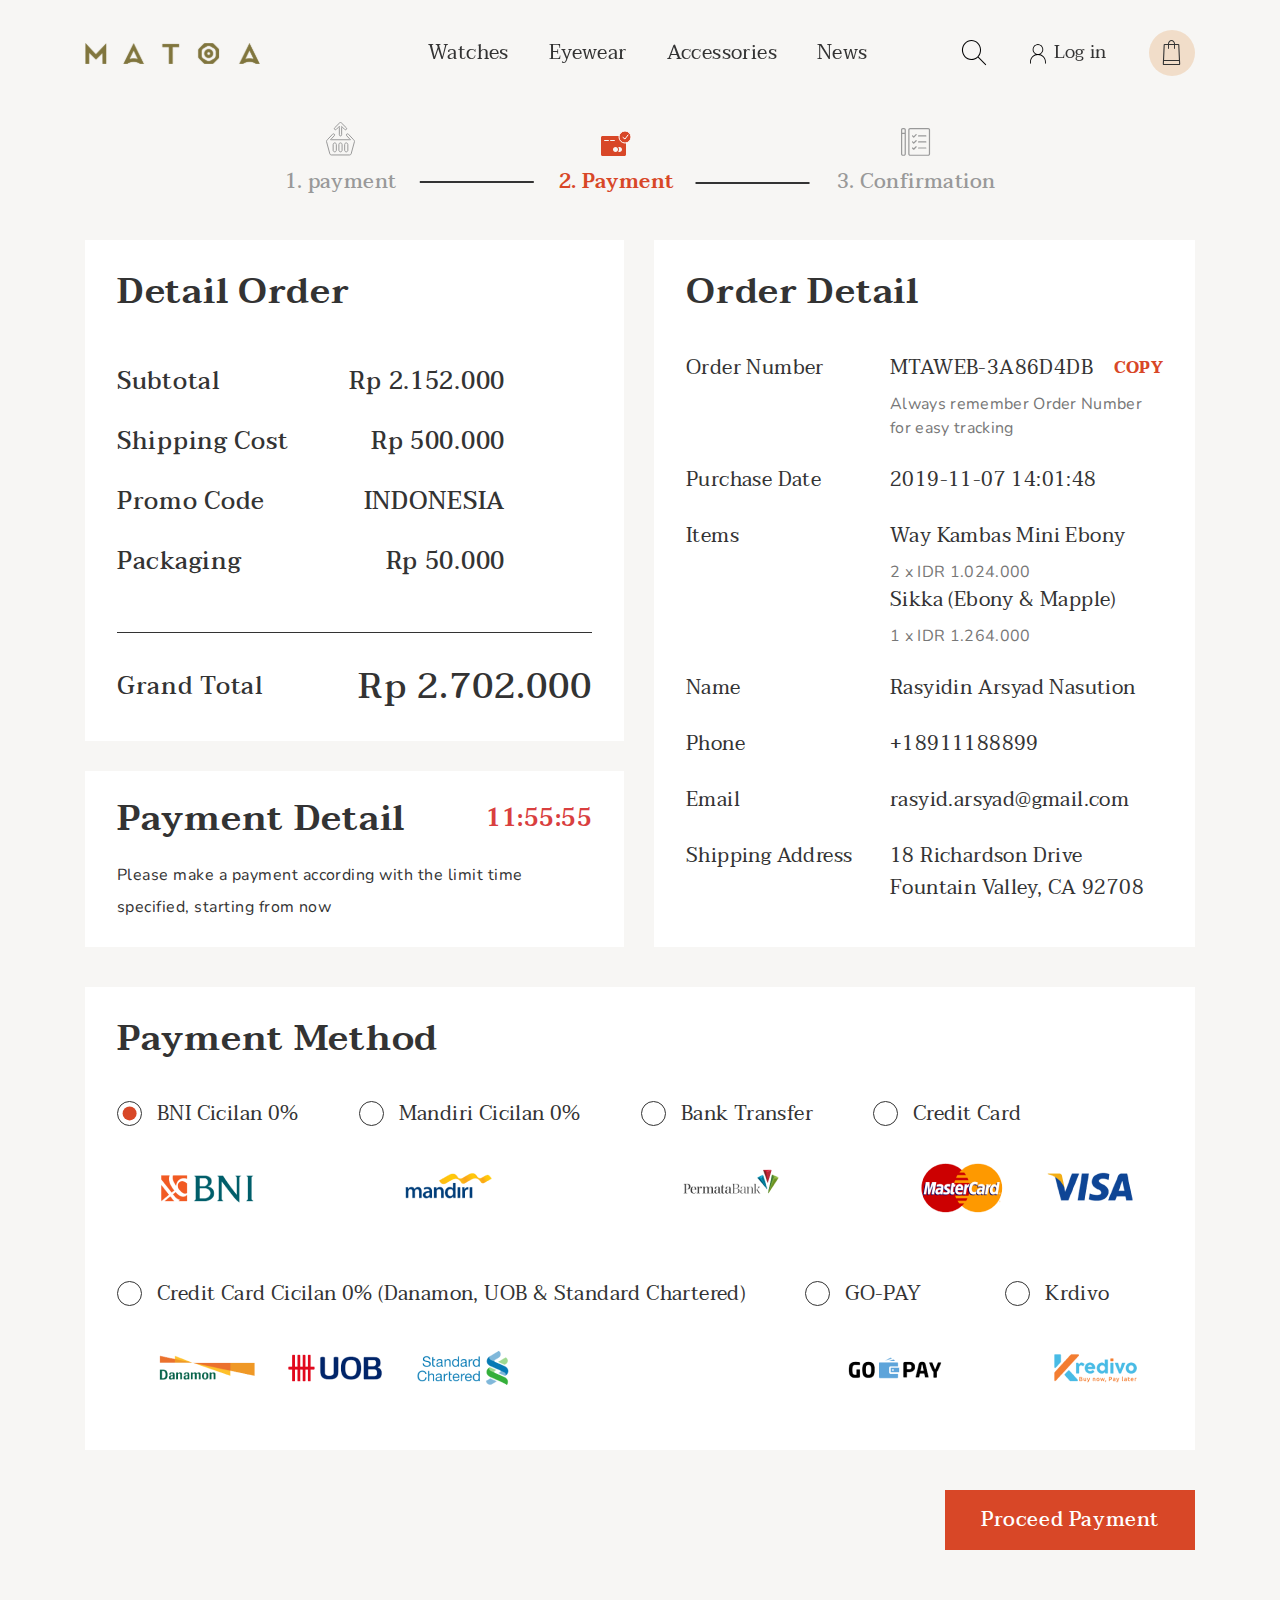
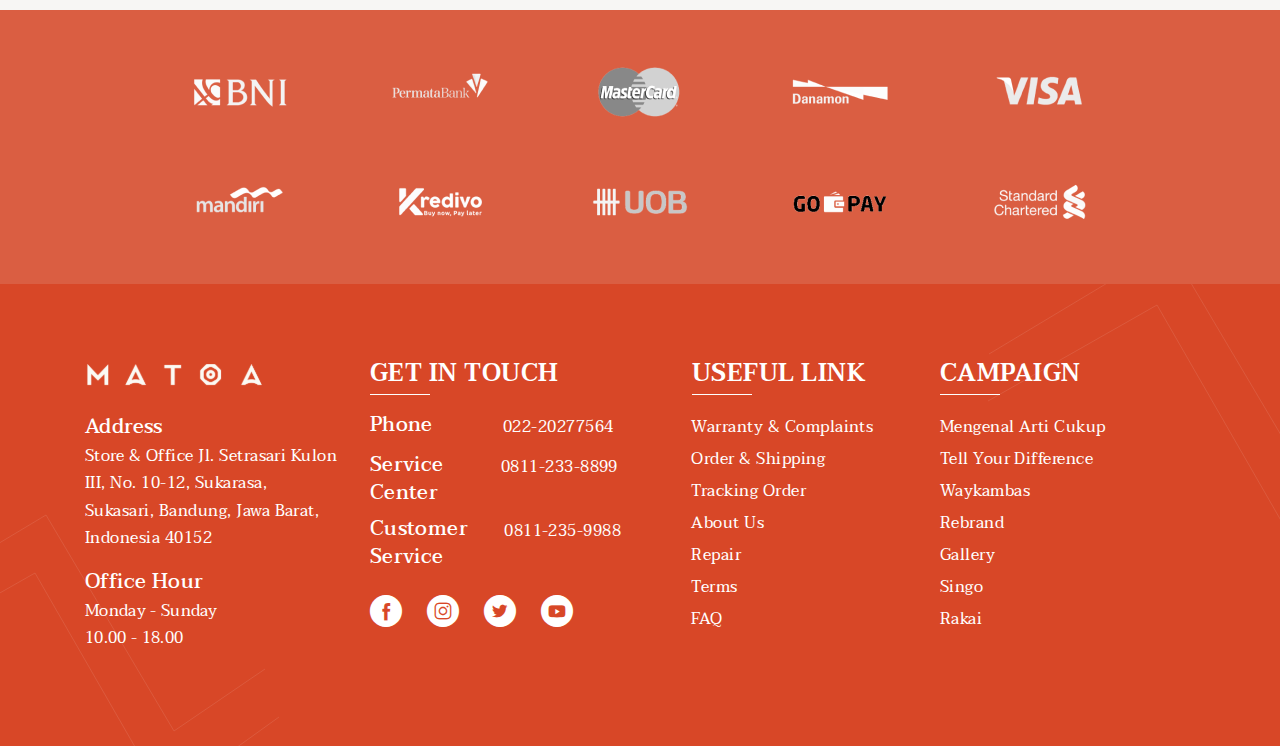
<file: payment.html>
<!DOCTYPE html>
<html lang="en">
  <head>
  <meta charset="UTF-8" />
  <meta http-equiv="X-UA-Compatible" content="IE=edge" />
  <meta name="viewport" content="width=device-width, initial-scale=1.0" />
  <link rel="stylesheet" href="css/style.min.css?_v=20230405220306" />
  <title>Paymentt</title>
</head>

  <body>
    <div class="wrapper">
      <header class="header lock-padding">
  <div class="header__container">
    <div class="icon-menu">
      <span></span>
    </div>
    <a href="" class="header__logo"
      ><img src="img/logo.svg" alt="logo"
    /></a>
    <div class="header__menu menu">
      <nav class="menu__body">
        <ul class="menu__list">
          <li class="menu__item">
            <a href="" class="menu__link">Watches</a>
          </li>
          <li class="menu__item">
            <a href="" class="menu__link">Eyewear</a>
          </li>
          <li class="menu__item">
            <a href="" class="menu__link">Accessories</a>
          </li>
          <li class="menu__item">
            <a href="" class="menu__link">News</a>
          </li>
        </ul>
      </nav>
    </div>
    <div class="header__action action-header">
      <div
        data-da=".menu__body,360 , 2"
        class="action-header__search search-action-header"
      >
        <div class="search-action-header__icon">
          <span class="_icon-search"></span>
        </div>
        <input
          class="search-action-header__input"
          placeholder="search..."
          type="text"
        />
      </div>
      <div class="action-header__login login-action-header">
        <button class="login-action-header__button">
          <div class="login-action-header__icon">
            <span class="_icon-user"></span>
          </div>
          <div class="login-action-header__text">Log in</div>
        </button>
      </div>
      <div class="action-header__cart cart-action-header">
        <button data-popup-link="cart" class="cart-action-header__icon">
          <span class="_icon-cart"></span>
        </button>
      </div>
    </div>
  </div>
</header>

      <main class="page">
        <div class="page__payment payment">
          <div class="payment__container">
            <div class="payment__top top-payment">
              <div class="top-payment__item">
                <div class="top-payment__image">
                  <img src="img/cart.svg" alt="cart" />
                </div>
                <div class="top-payment__text">1. payment</div>
              </div>
              <div class="top-payment__item top-payment__item_2">
                <div class="top-payment__image">
                  <img src="img/payment-active.svg" alt="payment" />
                </div>
                <div class="top-payment__text _active">2. Payment</div>
              </div>
              <div class="top-payment__item">
                <div class="top-payment__image">
                  <img src="img/confirm.svg" alt="confirm" />
                </div>
                <div class="top-payment__text">3. Confirmation</div>
              </div>
            </div>
            <div class="payment__body body-payment">
              <div class="body-payment__left-block">
                <div class="body-payment__order order-body-payment">
                  <div class="order-body-payment__title title title_s36">
                    Detail Order
                  </div>
                  <div class="order-body-payment__body">
                    <div class="order-body-payment__item">
                      <div class="order-body-payment__label">Subtotal</div>
                      <div class="order-body-payment__info">Rp 2.152.000</div>
                    </div>
                    <div class="order-body-payment__item">
                      <div class="order-body-payment__label">Shipping Cost</div>
                      <div class="order-body-payment__info">Rp 500.000</div>
                    </div>
                    <div class="order-body-payment__item">
                      <div class="order-body-payment__label">Promo Code</div>
                      <div class="order-body-payment__info">INDONESIA</div>
                    </div>
                    <div class="order-body-payment__item">
                      <div class="order-body-payment__label">Packaging</div>
                      <div class="order-body-payment__info">Rp 50.000</div>
                    </div>
                  </div>
                  <div class="order-body-payment__total-price">
                    <div class="order-body-payment__label">Grand Total</div>
                    <div class="order-body-payment__price">Rp 2.702.000</div>
                  </div>
                </div>
                <div
                  class="body-payment__order-detail order-detail-body-payment"
                >
                  <div class="order-detail-body-payment__top">
                    <div
                      class="order-detail-body-payment__title title title_s36"
                    >
                      Payment Detail
                    </div>
                    <div class="order-detail-body-payment__timer">11:55:55</div>
                  </div>
                  <div class="order-detail-body-payment__body">
                    <div class="order-detail-body-payment__text">
                      Please make a payment according with the limit time
                      specified, starting from now
                    </div>
                  </div>
                </div>
              </div>
              <div class="body-payment__detail detail-body-payment">
                <div class="detail-body-payment__title title title_s36">
                  Order Detail
                </div>
                <div class="detail-body-payment__body">
                  <div
                    class="detail-body-payment__item item-detail-body-payment"
                  >
                    <div class="item-detail-body-payment__label">
                      Order Number
                    </div>
                    <div class="item-detail-body-payment__body">
                      <div class="item-detail-body-payment__content">
                        <div class="item-detail-body-payment__info">
                          MTAWEB-3A86D4DB
                        </div>
                        <button class="item-detail-body-payment__button-copy">
                          COPY
                        </button>
                      </div>
                      <div class="item-detail-body-payment__text">
                        Always remember Order Number for easy tracking
                      </div>
                    </div>
                  </div>
                  <div
                    class="detail-body-payment__item item-detail-body-payment"
                  >
                    <div class="item-detail-body-payment__label">
                      Purchase Date
                    </div>
                    <div class="item-detail-body-payment__info">
                      2019-11-07 14:01:48
                    </div>
                  </div>
                  <div
                    class="detail-body-payment__item item-detail-body-payment"
                  >
                    <div class="item-detail-body-payment__label">Items</div>
                    <div class="item-detail-body-payment__body">
                      <div class="item-detail-body-payment__item">
                        <div class="item-detail-body-payment__info">
                          Way Kambas Mini Ebony
                        </div>
                        <div class="item-detail-body-payment__text">
                          2 x IDR 1.024.000
                        </div>
                      </div>
                      <div class="item-detail-body-payment__item">
                        <div class="item-detail-body-payment__info">
                          Sikka (Ebony & Mapple)
                        </div>
                        <div class="item-detail-body-payment__text">
                          1 x IDR 1.264.000
                        </div>
                      </div>
                    </div>
                  </div>
                  <div
                    class="detail-body-payment__item item-detail-body-payment"
                  >
                    <div class="item-detail-body-payment__label">Name</div>
                    <div class="item-detail-body-payment__info">
                      Rasyidin Arsyad Nasution
                    </div>
                  </div>
                  <div
                    class="detail-body-payment__item item-detail-body-payment"
                  >
                    <div class="item-detail-body-payment__label">Phone</div>
                    <div class="item-detail-body-payment__info">
                      +18911188899
                    </div>
                  </div>
                  <div
                    class="detail-body-payment__item item-detail-body-payment"
                  >
                    <div class="item-detail-body-payment__label">Email</div>
                    <div class="item-detail-body-payment__info">
                      rasyid.arsyad@gmail.com
                    </div>
                  </div>
                  <div
                    class="detail-body-payment__item item-detail-body-payment"
                  >
                    <div class="item-detail-body-payment__label">
                      Shipping Address
                    </div>
                    <div class="item-detail-body-payment__info">
                      18 Richardson Drive Fountain Valley, CA 92708
                    </div>
                  </div>
                </div>
              </div>
            </div>
            <div class="payment__bottom bottom-payment">
              <div class="bottom-payment__title title title_s36">
                Payment Method
              </div>
              <div class="bottom-payment__body body-bottom-payment">
                <div class="body-bottom-payment__item item-body-bottom-payment">
                  <div class="item-body-bottom-payment__radio">
                    <input
                      checked
                      id="i-1"
                      class="item-body-bottom-payment__input"
                      name="radio"
                      type="radio"
                      value="bni"
                    />
                    <label for="i-1"><span>BNI Cicilan 0%</span></label>
                  </div>
                  <div class="item-body-bottom-payment__images">
                    <div class="item-body-bottom-payment__image">
                      <img src="img/bni.png" alt="image" />
                    </div>
                  </div>
                </div>
                <div class="body-bottom-payment__item item-body-bottom-payment">
                  <div class="item-body-bottom-payment__radio">
                    <input
                      id="i-2"
                      class="item-body-bottom-payment__input"
                      name="radio"
                      type="radio"
                      value="mandiri"
                    />
                    <label for="i-2"><span>Mandiri Cicilan 0%</span></label>
                  </div>
                  <div class="item-body-bottom-payment__images">
                    <div class="item-body-bottom-payment__image">
                      <img src="img/mandiri.png" alt="image" />
                    </div>
                  </div>
                </div>
                <div class="body-bottom-payment__item item-body-bottom-payment">
                  <div class="item-body-bottom-payment__radio">
                    <input
                      id="i-3"
                      class="item-body-bottom-payment__input"
                      name="radio"
                      type="radio"
                      value="permata bank"
                    />
                    <label for="i-3"><span>Bank Transfer</span></label>
                  </div>
                  <div class="item-body-bottom-payment__images">
                    <div class="item-body-bottom-payment__image">
                      <img src="img/permataBank.png" alt="image" />
                    </div>
                  </div>
                </div>
                <div class="body-bottom-payment__item item-body-bottom-payment">
                  <div class="item-body-bottom-payment__radio">
                    <input
                      id="i-4"
                      class="item-body-bottom-payment__input"
                      name="radio"
                      type="radio"
                      value="master card and visa"
                    />
                    <label for="i-4"><span>Credit Card</span></label>
                  </div>
                  <div class="item-body-bottom-payment__images">
                    <div class="item-body-bottom-payment__image">
                      <img src="img/masterCard.png" alt="image" />
                    </div>
                    <div class="item-body-bottom-payment__image">
                      <img src="img/visa.png" alt="image" />
                    </div>
                  </div>
                </div>
                <div class="body-bottom-payment__item item-body-bottom-payment">
                  <div class="item-body-bottom-payment__radio">
                    <input
                      id="i-5"
                      class="item-body-bottom-payment__input"
                      name="radio"
                      type="radio"
                      value="danamon, uob and standard chartered"
                    />
                    <label for="i-5"
                      ><span
                        >Credit Card Cicilan 0% (Danamon, UOB & Standard
                        Chartered)</span
                      ></label
                    >
                  </div>
                  <div class="item-body-bottom-payment__images">
                    <div class="item-body-bottom-payment__image">
                      <img src="img/danamon.png" alt="image" />
                    </div>
                    <div class="item-body-bottom-payment__image">
                      <img src="img/uob.png" alt="image" />
                    </div>
                    <div class="item-body-bottom-payment__image">
                      <img src="img/standardChartered.png" alt="image" />
                    </div>
                  </div>
                </div>
                <div class="body-bottom-payment__item item-body-bottom-payment">
                  <div class="item-body-bottom-payment__radio">
                    <input
                      id="i-6"
                      class="item-body-bottom-payment__input"
                      name="radio"
                      type="radio"
                      value="gopay"
                    />
                    <label for="i-6"><span>GO-PAY</span></label>
                  </div>
                  <div class="item-body-bottom-payment__images">
                    <div class="item-body-bottom-payment__image">
                      <img src="img/gopay.png" alt="image" />
                    </div>
                  </div>
                </div>
                <div class="body-bottom-payment__item item-body-bottom-payment">
                  <div class="item-body-bottom-payment__radio">
                    <input
                      id="i-7"
                      class="item-body-bottom-payment__input"
                      name="radio"
                      type="radio"
                      value="krdivo"
                    />
                    <label for="i-7"><span>Krdivo</span></label>
                  </div>
                  <div class="item-body-bottom-payment__images">
                    <div class="item-body-bottom-payment__image">
                      <img src="img/kredivo.png" alt="image" />
                    </div>
                  </div>
                </div>
              </div>
            </div>
            <a href="payment-finish.html" class="payment__button"
              >Proceed Payment</a
            >
          </div>
        </div>
        <div class="page__partners partners">
          <div class="partners__container">
            <div class="partners__item">
              <img src="img/partner1.png" alt="partner" />
            </div>
            <div class="partners__item">
              <img src="img/partner2.png" alt="partner" />
            </div>
            <div class="partners__item">
              <img src="img/partner3.png" alt="partner" />
            </div>
            <div class="partners__item">
              <img src="img/partner4.png" alt="partner" />
            </div>
            <div class="partners__item">
              <img src="img/partner5.png" alt="partner" />
            </div>
            <div class="partners__item">
              <img src="img/partner6.png" alt="partner" />
            </div>
            <div class="partners__item">
              <img src="img/partner7.png" alt="partner" />
            </div>
            <div class="partners__item">
              <img src="img/partner8.png" alt="partner" />
            </div>
            <div class="partners__item">
              <img src="img/partner9.png" alt="partner" />
            </div>
            <div class="partners__item">
              <img src="img/partner10.png" alt="partner" />
            </div>
          </div>
        </div>
      </main>
      <footer class="footer">
  <div class="footer__container">
    <div class="footer__column column-footer">
      <a href="" class="column-footer__logo"
        ><img src="img/logo-red.svg" alt="logo"
      /></a>
      <div class="column-footer__addrres">
        <div class="column-footer__label">Address</div>
        <div class="column-footer__text">
          Store & Office Jl. Setrasari Kulon III, No. 10-12, Sukarasa, Sukasari,
          Bandung, Jawa Barat, Indonesia 40152
        </div>
      </div>
      <div class="column-footer__hour">
        <div class="column-footer__label">Office Hour</div>
        <div class="column-footer__time">Monday - Sunday 10.00 - 18.00</div>
      </div>
    </div>
    <div class="footer__column column-footer">
      <h3 class="column-footer__title title title_s24">Get in touch</h3>
      <div class="column-footer__body">
        <div class="column-footer__item">
          <div class="column-footer__label">Phone</div>
          <div class="column-footer__info">022-20277564</div>
        </div>
        <div class="column-footer__item">
          <div class="column-footer__label">
            Service<br />
            Center
          </div>
          <div class="column-footer__info">0811-233-8899</div>
        </div>
        <div class="column-footer__item">
          <div class="column-footer__label">
            Customer <br />
            Service
          </div>
          <div class="column-footer__info">0811-235-9988</div>
        </div>
        <div class="column-footer__action action-column-footer">
          <a href="" class="action-column-footer__item">
            <span class="_icon-facebook"></span>
          </a>
          <a href="" class="action-column-footer__item">
            <span class="_icon-instagram"></span>
          </a>
          <a href="" class="action-column-footer__item">
            <span class="_icon-twitter"></span>
          </a>
          <a href="" class="action-column-footer__item">
            <span class="_icon-youtube"></span>
          </a>
        </div>
      </div>
    </div>
    <div class="footer__column column-footer">
      <h3 class="column-footer__title title title_s24">Useful Link</h3>
      <div class="column-footer__menu menu-column-footer">
        <nav class="menu-column-footer__body">
          <ul class="menu-column-footer__list">
            <li class="menu-column-footer__item">
              <a href="" class="menu-column-footer__link"
                >Warranty & Complaints</a
              >
            </li>
            <li class="menu-column-footer__item">
              <a href="" class="menu-column-footer__link">Order & Shipping</a>
            </li>
            <li class="menu-column-footer__item">
              <a href="" class="menu-column-footer__link">Tracking Order</a>
            </li>
            <li class="menu-column-footer__item">
              <a href="" class="menu-column-footer__link">About Us</a>
            </li>
            <li class="menu-column-footer__item">
              <a href="" class="menu-column-footer__link">Repair</a>
            </li>
            <li class="menu-column-footer__item">
              <a href="" class="menu-column-footer__link">Terms</a>
            </li>
            <li class="menu-column-footer__item">
              <a href="" class="menu-column-footer__link">FAQ</a>
            </li>
          </ul>
        </nav>
      </div>
    </div>
    <div class="footer__column column-footer">
      <h3 class="column-footer__title title title_s24">Campaign</h3>
      <div class="column-footer__menu menu-column-footer">
        <nav class="menu-column-footer__body">
          <ul class="menu-column-footer__list">
            <li class="menu-column-footer__item">
              <a href="" class="menu-column-footer__link"
                >Mengenal Arti Cukup
              </a>
            </li>
            <li class="menu-column-footer__item">
              <a href="" class="menu-column-footer__link">
                Tell Your Difference
              </a>
            </li>
            <li class="menu-column-footer__item">
              <a href="" class="menu-column-footer__link">Waykambas </a>
            </li>
            <li class="menu-column-footer__item">
              <a href="" class="menu-column-footer__link">Rebrand </a>
            </li>
            <li class="menu-column-footer__item">
              <a href="" class="menu-column-footer__link">Gallery </a>
            </li>
            <li class="menu-column-footer__item">
              <a href="" class="menu-column-footer__link">Singo </a>
            </li>
            <li class="menu-column-footer__item">
              <a href="" class="menu-column-footer__link"> Rakai </a>
            </li>
          </ul>
        </nav>
      </div>
    </div>
    <div class="footer__decor decor-footer">
      <div class="decor-footer__icon decor-footer__icon_1">
        <img src="img/decor10.svg" alt="decor" />
      </div>
      <div class="decor-footer__icon decor-footer__icon_2">
        <img src="img/decor11.svg" alt="decor" />
      </div>
      <div class="decor-footer__icon decor-footer__icon_3">
        <img src="img/decor12.svg" alt="decor" />
      </div>
      <div class="decor-footer__icon decor-footer__icon_4">
        <img src="img/decor13.svg" alt="decor" />
      </div>
    </div>
  </div>
</footer>

    </div>
    <div data-popup="cart" class="popup popup-cart lock-padding">
  <div class="popup-cart__body popup__body">
    <div class="popup-cart__content popup__content">
      <div class="popup__close"><span></span></div>
      <div class="popup-cart__body">
        <div class="popup-cart__item item-popup-cart">
          <div class="item-popup-cart__info info-item-popup-cart">
            <div class="info-item-popup-cart__image">
              <img src="img/watch-slider.png" alt="watch" />
            </div>
            <div class="info-item-popup-cart__content">
              <div class="info-item-popup-cart__name">
                Way Kambas Mini Ebony
              </div>
              <div class="info-item-popup-cart__old-price text_old-price">
                Rp 1.280.000
              </div>
              <div class="info-item-popup-cart__price">Rp 1.024.000</div>
              <div class="info-item-popup-cart__mark-block">
                <div
                  class="info-item-popup-cart__mark info-item-popup-cart__mark_1"
                >
                  Custom Engrave
                </div>
                <div
                  class="info-item-popup-cart__mark info-item-popup-cart__mark_2"
                >
                  “Happy | Birthday | from”
                </div>
              </div>
            </div>
          </div>
          <div class="item-popup-cart__settings settings-item-popup-cart">
            <div class="settings-item-popup-cart__lable">Select Packaging</div>
            <div class="settings-item-popup-cart__body">
              <div
                class="settings-item-popup-cart__select select-settings-item-popup-cart select"
              >
                <button
                  class="select-settings-item-popup-cart__button select__button _icon-arrow"
                >
                  Wooden Packaging (Rp 50.000)
                </button>
                <ul class="select-settings-item-popup-cart__list select__list">
                  <li
                    class="select-settings-item-popup-cart__item select__item"
                  >
                    Wooden Packaging (Rp 50.000)
                  </li>
                  <li
                    class="select-settings-item-popup-cart__item select__item"
                  >
                    Lorem 2
                  </li>
                  <li
                    class="select-settings-item-popup-cart__item select__item"
                  >
                    Lorem 3
                  </li>
                  <li
                    class="select-settings-item-popup-cart__item select__item"
                  >
                    Lorem 4
                  </li>
                  <li
                    class="select-settings-item-popup-cart__item select__item"
                  >
                    Lorem 5
                  </li>
                </ul>
              </div>
              <div class="settings-item-popup-cart__action">
                <div
                  class="settings-item-popup-cart__quantity quantity quantity-settings-item-popup-cart"
                >
                  <div
                    class="quantity-settings-item-popup-cart__button quantity-settings-item-popup-cart__button_minus quantity__button quantity__button_minus"
                  ></div>
                  <input data-tel value="1" type="text" />
                  <div
                    class="quantity-settings-item-popup-cart__button quantity-settings-item-popup-cart__button_plus quantity__button quantity__button_plus"
                  ></div>
                </div>
                <div class="settings-item-popup-cart__full-price">
                  Rp 2.048.000
                </div>
                <a href="" class="settings-item-popup-cart__delete"
                  ><span class="_icon-bucket"></span
                ></a>
              </div>
            </div>
          </div>
        </div>
        <div class="popup-cart__item item-popup-cart">
          <div class="item-popup-cart__info info-item-popup-cart">
            <div class="info-item-popup-cart__image">
              <img src="img/watch-min3.png" alt="watch" />
            </div>
            <div class="info-item-popup-cart__content">
              <div class="info-item-popup-cart__name _mb16">
                Sikka (Ebony & Maple)
              </div>
              <div class="info-item-popup-cart__price">Rp 1.264.000</div>
            </div>
          </div>
          <div class="item-popup-cart__settings settings-item-popup-cart">
            <div class="settings-item-popup-cart__lable">Select Packaging</div>
            <div class="settings-item-popup-cart__body">
              <div
                class="settings-item-popup-cart__select select-settings-item-popup-cart select"
              >
                <button
                  class="select-settings-item-popup-cart__button select__button _icon-arrow"
                >
                  Default Packaging (Free)
                </button>
                <ul class="settings-item-popup-cart__list select__list">
                  <li
                    class="select-settings-item-popup-cart__item select__item"
                  >
                    Default Packaging (Free)
                  </li>
                  <li
                    class="select-settings-item-popup-cart__item select__item"
                  >
                    Lorem 2
                  </li>
                  <li
                    class="select-settings-item-popup-cart__item select__item"
                  >
                    Lorem 3
                  </li>
                  <li
                    class="select-settings-item-popup-cart__item select__item"
                  >
                    Lorem 4
                  </li>
                  <li
                    class="select-settings-item-popup-cart__item select__item"
                  >
                    Lorem 5
                  </li>
                </ul>
              </div>
              <div class="settings-item-popup-cart__action">
                <div
                  class="settings-item-popup-cart__quantity quantity quantity-settings-item-popup-cart"
                >
                  <div
                    class="quantity-settings-item-popup-cart__button quantity-settings-item-popup-cart__button_minus quantity__button quantity__button_minus"
                  ></div>
                  <input data-tel value="1" type="text" />
                  <div
                    class="quantity-settings-item-popup-cart__button quantity-settings-item-popup-cart__button_plus quantity__button quantity__button_plus"
                  ></div>
                </div>
                <div class="settings-item-popup-cart__full-price">
                  Rp 1.264.000
                </div>
                <a href="" class="settings-item-popup-cart__delete"
                  ><span class="_icon-bucket"></span
                ></a>
              </div>
            </div>
          </div>
        </div>
      </div>
      <div class="popup-cart__bottom bottom-popup-cart">
        <div class="bottom-popup-cart__content">
          <div class="bottom-popup-cart__code-promo">
            <div class="bottom-popup-cart__label">Kode Promo</div>
            <input
              value="INDONESIA"
              type="text"
              class="bottom-popup-cart__input"
            />
            <div class="bottom-popup-cart__discount">35% off</div>
          </div>
          <div class="bottom-popup-cart__all-price all-price-bottom-popup-cart">
            <div class="all-price-bottom-popup-cart__label">Subtotal</div>
            <div class="all-price-bottom-popup-cart__body">
              <div
                class="all-price-bottom-popup-cart__old-price text_old-price"
              >
                Rp 3.312.000
              </div>
              <div class="all-price-bottom-popup-cart__price">Rp 2.152.000</div>
            </div>
          </div>
        </div>
        <a href="checkout.html" class="bottom-popup-cart__button"
          >Checkout</a
        >
      </div>
    </div>
  </div>
</div>

    <script src="js/app.min.js?_v=20230405220306"></script>
  </body>
</html>
</file>
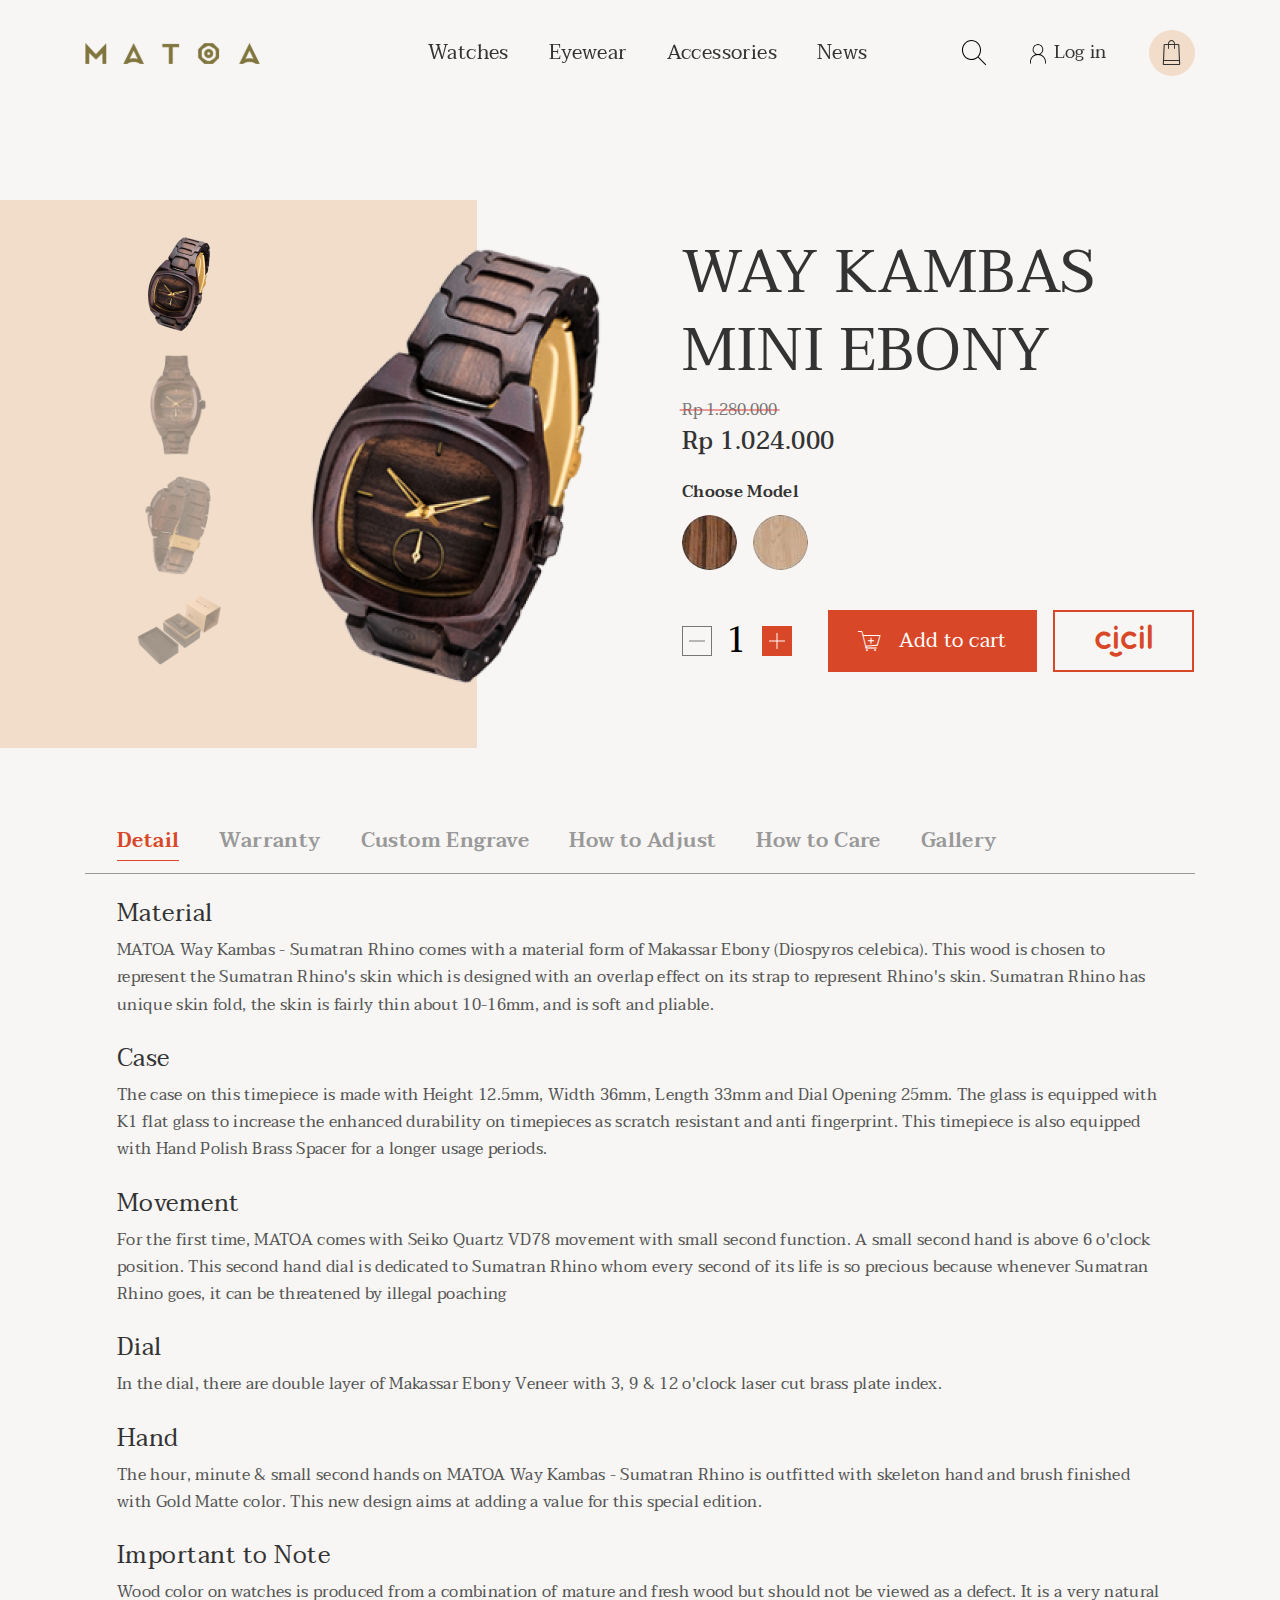
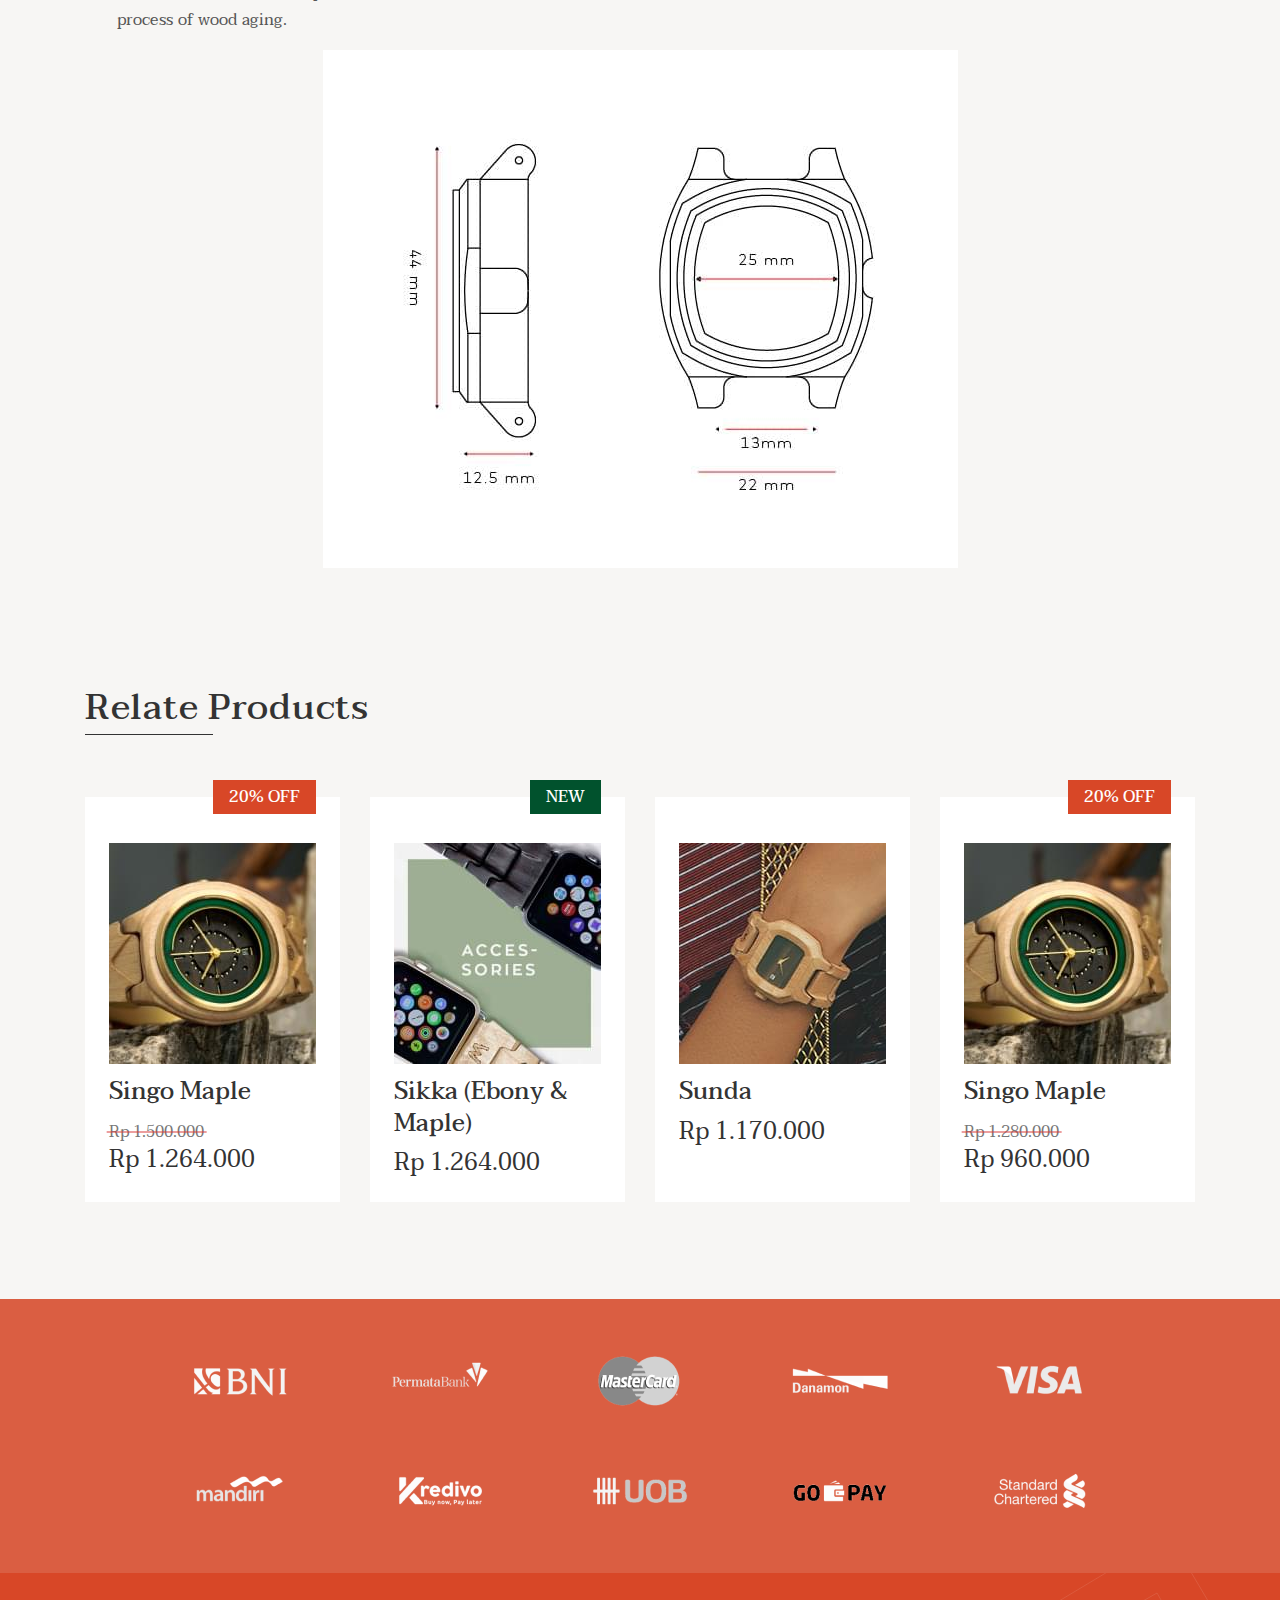
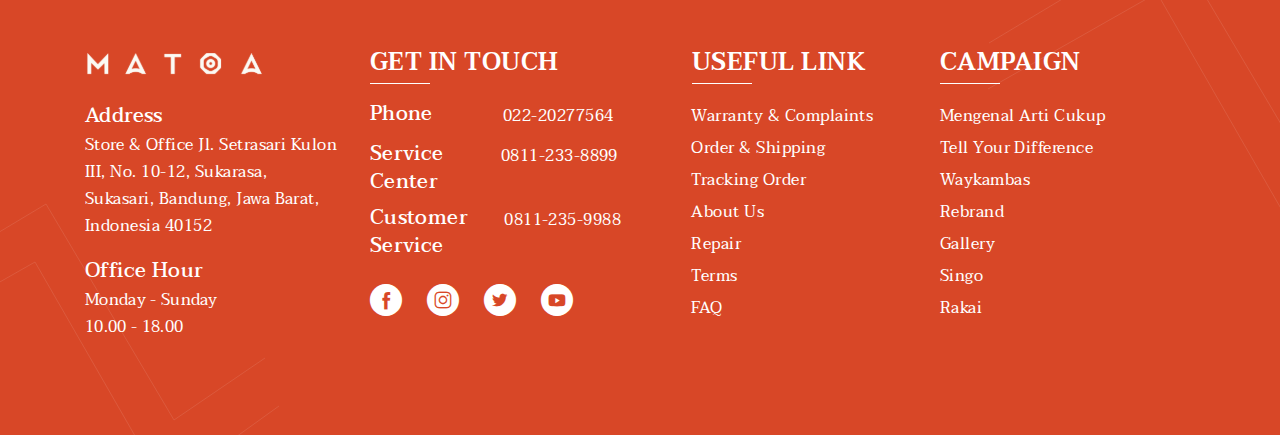
<file: product.html>
<!DOCTYPE html>
<html lang="en">
  <head>
  <meta charset="UTF-8" />
  <meta http-equiv="X-UA-Compatible" content="IE=edge" />
  <meta name="viewport" content="width=device-width, initial-scale=1.0" />
  <link rel="stylesheet" href="css/style.min.css?_v=20230405220306" />
  <title>Product</title>
</head>

  <body>
    <div class="wrapper">
      <header class="header lock-padding">
  <div class="header__container">
    <div class="icon-menu">
      <span></span>
    </div>
    <a href="" class="header__logo"
      ><img src="img/logo.svg" alt="logo"
    /></a>
    <div class="header__menu menu">
      <nav class="menu__body">
        <ul class="menu__list">
          <li class="menu__item">
            <a href="" class="menu__link">Watches</a>
          </li>
          <li class="menu__item">
            <a href="" class="menu__link">Eyewear</a>
          </li>
          <li class="menu__item">
            <a href="" class="menu__link">Accessories</a>
          </li>
          <li class="menu__item">
            <a href="" class="menu__link">News</a>
          </li>
        </ul>
      </nav>
    </div>
    <div class="header__action action-header">
      <div
        data-da=".menu__body,360 , 2"
        class="action-header__search search-action-header"
      >
        <div class="search-action-header__icon">
          <span class="_icon-search"></span>
        </div>
        <input
          class="search-action-header__input"
          placeholder="search..."
          type="text"
        />
      </div>
      <div class="action-header__login login-action-header">
        <button class="login-action-header__button">
          <div class="login-action-header__icon">
            <span class="_icon-user"></span>
          </div>
          <div class="login-action-header__text">Log in</div>
        </button>
      </div>
      <div class="action-header__cart cart-action-header">
        <button data-popup-link="cart" class="cart-action-header__icon">
          <span class="_icon-cart"></span>
        </button>
      </div>
    </div>
  </div>
</header>

      <main class="page">
        <div class="page__main-product main-product">
          <div class="main-product__container">
            <div class="main-product__subslider swiper">
              <div class="main-product__wrapper swiper-wrapper">
                <div class="main-product__subslide swiper-slide">
                  <img
                    src="img/min-picture-slider1.png"
                    alt="picture slider"
                  />
                </div>
                <div class="main-product__subslide swiper-slide">
                  <img
                    src="img/min-picture-slider2.png"
                    alt="picture slider"
                  />
                </div>
                <div class="main-product__subslide swiper-slide">
                  <img
                    src="img/min-picture-slider3.png"
                    alt="picture slider"
                  />
                </div>
                <div class="main-product__subslide swiper-slide">
                  <img
                    src="img/min-picture-slider4.png"
                    alt="picture slider"
                  />
                </div>
                <div class="main-product__subslide swiper-slide">
                  <img
                    src="img/min-picture-slider1.png"
                    alt="picture slider"
                  />
                </div>
              </div>
            </div>
            <div class="main-product__slider swiper">
              <div class="main-product__wrapper swiper-wrapper">
                <div class="main-product__slide swiper-slide">
                  <img src="img/watch-slider.png" alt="watch" />
                </div>
                <div class="main-product__slide swiper-slide">
                  <img src="img/watch-slider.png" alt="watch" />
                </div>
                <div class="main-product__slide swiper-slide">
                  <img src="img/watch-slider.png" alt="watch" />
                </div>
                <div class="main-product__slide swiper-slide">
                  <img src="img/watch-slider.png" alt="watch" />
                </div>
                <div class="main-product__slide swiper-slide">
                  <img src="img/watch-slider.png" alt="watch" />
                </div>
              </div>
            </div>
            <div class="main-product__content">
              <h1 class="main-product__title title">WAY KAMBAS MINI EBONY</h1>
              <div class="main-product__old-price text_old-price">
                Rp 1.280.000
              </div>
              <div class="main-product__price">Rp 1.024.000</div>
              <div class="main-product__model-block model-block-main-product">
                <div class="model-block-main-product__model-label">
                  Choose Model
                </div>
                <div class="model-block-main-product__body">
                  <div
                    class="model-block-main-product__model model-block-main-product__model_1"
                  >
                    <img src="img/model1.jpg" alt="model" />
                  </div>
                  <div
                    class="model-block-main-product__model model-block-main-product__model_2"
                  >
                    <img src="img/model2.jpg" alt="model" />
                  </div>
                </div>
              </div>
              <div class="main-product__action">
                <div
                  class="main-product__quantity quantity quantity-main-product"
                >
                  <button
                    class="quantity-main-product__button quantity-main-product__button_minus quantity__button quantity__button_minus"
                  ></button>
                  <input data-tel value="1" type="text" />
                  <button
                    class="quantity-main-product__button quantity-main-product__button_plus quantity__button quantity__button_plus"
                  ></button>
                </div>
                <button class="main-product__button button_orang-red">
                  <span class="_icon-cart2"></span>Add to cart
                </button>
                <button class="main-product__button button_border">
                  <span class="_icon-cicil"></span>
                </button>
              </div>
            </div>
          </div>
        </div>
        <div class="page__info info">
          <div class="info__container">
            <div data-tabs class="info__tabs tabs-info">
              <nav data-tabs-titles class="tabs-info__nav">
                <button class="tabs-info__button _active">Detail</button>
                <button class="tabs-info__button">Warranty</button>
                <button class="tabs-info__button">Custom Engrave</button>
                <button class="tabs-info__button">How to Adjust</button>
                <button class="tabs-info__button">How to Care</button>
                <button class="tabs-info__button">Gallery</button>
              </nav>
              <div data-tabs-body class="tabs-info__body">
                <div class="tabs-info__item item-tabs-info _active">
                  <div class="item-tabs-info__item">
                    <div class="item-tabs-info__title">Material</div>
                    <div class="item-tabs-info__text">
                      MATOA Way Kambas - Sumatran Rhino comes with a material
                      form of Makassar Ebony (Diospyros celebica). This wood is
                      chosen to represent the Sumatran Rhino's skin which is
                      designed with an overlap effect on its strap to represent
                      Rhino's skin. Sumatran Rhino has unique skin fold, the
                      skin is fairly thin about 10-16mm, and is soft and
                      pliable.
                    </div>
                  </div>
                  <div class="item-tabs-info__item">
                    <div class="item-tabs-info__title">Case</div>
                    <div class="item-tabs-info__text">
                      The case on this timepiece is made with Height 12.5mm,
                      Width 36mm, Length 33mm and Dial Opening 25mm. The glass
                      is equipped with K1 flat glass to increase the enhanced
                      durability on timepieces as scratch resistant and anti
                      fingerprint. This timepiece is also equipped with Hand
                      Polish Brass Spacer for a longer usage periods.
                    </div>
                  </div>
                  <div class="item-tabs-info__item">
                    <div class="item-tabs-info__title">Movement</div>
                    <div class="item-tabs-info__text">
                      For the first time, MATOA comes with Seiko Quartz VD78
                      movement with small second function. A small second hand
                      is above 6 o'clock position. This second hand dial is
                      dedicated to Sumatran Rhino whom every second of its life
                      is so precious because whenever Sumatran Rhino goes, it
                      can be threatened by illegal poaching
                    </div>
                  </div>
                  <div class="item-tabs-info__item">
                    <div class="item-tabs-info__title">Dial</div>
                    <div class="item-tabs-info__text">
                      In the dial, there are double layer of Makassar Ebony
                      Veneer with 3, 9 & 12 o'clock laser cut brass plate index.
                    </div>
                  </div>
                  <div class="item-tabs-info__item">
                    <div class="item-tabs-info__title">Hand</div>
                    <div class="item-tabs-info__text">
                      The hour, minute & small second hands on MATOA Way Kambas
                      - Sumatran Rhino is outfitted with skeleton hand and brush
                      finished with Gold Matte color. This new design aims at
                      adding a value for this special edition.
                    </div>
                  </div>
                  <div class="item-tabs-info__item">
                    <div class="item-tabs-info__title">Important to Note</div>
                    <div class="item-tabs-info__text">
                      Wood color on watches is produced from a combination of
                      mature and fresh wood but should not be viewed as a
                      defect. It is a very natural process of wood aging.
                    </div>
                  </div>
                </div>
                <div class="tabs-info__item item-tabs-info">
                  <div class="item-tabs-info__item">
                    <div class="item-tabs-info__title">Material</div>
                    <div class="item-tabs-info__text">
                      MATOA Way Kambas - Sumatran Rhino comes with a material
                      form of Makassar Ebony (Diospyros celebica). This wood is
                      chosen to represent the Sumatran Rhino's skin which is
                      designed with an overlap effect on its strap to represent
                      Rhino's skin. Sumatran Rhino has unique skin fold, the
                      skin is fairly thin about 10-16mm, and is soft and
                      pliable.
                    </div>
                  </div>
                  <div class="item-tabs-info__item">
                    <div class="item-tabs-info__title">Hand</div>
                    <div class="item-tabs-info__text">
                      The hour, minute & small second hands on MATOA Way Kambas
                      - Sumatran Rhino is outfitted with skeleton hand and brush
                      finished with Gold Matte color. This new design aims at
                      adding a value for this special edition.
                    </div>
                  </div>
                  <div class="item-tabs-info__item">
                    <div class="item-tabs-info__title">Important to Note</div>
                    <div class="item-tabs-info__text">
                      Wood color on watches is produced from a combination of
                      mature and fresh wood but should not be viewed as a
                      defect. It is a very natural process of wood aging.
                    </div>
                  </div>
                </div>
                <div class="tabs-info__item item-tabs-info">
                  <div class="item-tabs-info__item">
                    <div class="item-tabs-info__title">Movement</div>
                    <div class="item-tabs-info__text">
                      For the first time, MATOA comes with Seiko Quartz VD78
                      movement with small second function. A small second hand
                      is above 6 o'clock position. This second hand dial is
                      dedicated to Sumatran Rhino whom every second of its life
                      is so precious because whenever Sumatran Rhino goes, it
                      can be threatened by illegal poaching
                    </div>
                  </div>
                  <div class="item-tabs-info__item">
                    <div class="item-tabs-info__title">Dial</div>
                    <div class="item-tabs-info__text">
                      In the dial, there are double layer of Makassar Ebony
                      Veneer with 3, 9 & 12 o'clock laser cut brass plate index.
                    </div>
                  </div>
                  <div class="item-tabs-info__item">
                    <div class="item-tabs-info__title">Hand</div>
                    <div class="item-tabs-info__text">
                      The hour, minute & small second hands on MATOA Way Kambas
                      - Sumatran Rhino is outfitted with skeleton hand and brush
                      finished with Gold Matte color. This new design aims at
                      adding a value for this special edition.
                    </div>
                  </div>
                  <div class="item-tabs-info__item">
                    <div class="item-tabs-info__title">Important to Note</div>
                    <div class="item-tabs-info__text">
                      Wood color on watches is produced from a combination of
                      mature and fresh wood but should not be viewed as a
                      defect. It is a very natural process of wood aging.
                    </div>
                  </div>
                </div>
                <div class="tabs-info__item item-tabs-info">
                  <div class="item-tabs-info__item">
                    <div class="item-tabs-info__title">Case</div>
                    <div class="item-tabs-info__text">
                      The case on this timepiece is made with Height 12.5mm,
                      Width 36mm, Length 33mm and Dial Opening 25mm. The glass
                      is equipped with K1 flat glass to increase the enhanced
                      durability on timepieces as scratch resistant and anti
                      fingerprint. This timepiece is also equipped with Hand
                      Polish Brass Spacer for a longer usage periods.
                    </div>
                  </div>
                  <div class="item-tabs-info__item">
                    <div class="item-tabs-info__title">Movement</div>
                    <div class="item-tabs-info__text">
                      For the first time, MATOA comes with Seiko Quartz VD78
                      movement with small second function. A small second hand
                      is above 6 o'clock position. This second hand dial is
                      dedicated to Sumatran Rhino whom every second of its life
                      is so precious because whenever Sumatran Rhino goes, it
                      can be threatened by illegal poaching
                    </div>
                  </div>
                  <div class="item-tabs-info__item">
                    <div class="item-tabs-info__title">Important to Note</div>
                    <div class="item-tabs-info__text">
                      Wood color on watches is produced from a combination of
                      mature and fresh wood but should not be viewed as a
                      defect. It is a very natural process of wood aging.
                    </div>
                  </div>
                </div>
                <div class="tabs-info__item item-tabs-info">
                  <div class="item-tabs-info__item">
                    <div class="item-tabs-info__title">Hand</div>
                    <div class="item-tabs-info__text">
                      The hour, minute & small second hands on MATOA Way Kambas
                      - Sumatran Rhino is outfitted with skeleton hand and brush
                      finished with Gold Matte color. This new design aims at
                      adding a value for this special edition.
                    </div>
                  </div>
                  <div class="item-tabs-info__item">
                    <div class="item-tabs-info__title">Important to Note</div>
                    <div class="item-tabs-info__text">
                      Wood color on watches is produced from a combination of
                      mature and fresh wood but should not be viewed as a
                      defect. It is a very natural process of wood aging.
                    </div>
                  </div>
                </div>
                <div class="tabs-info__item item-tabs-info">
                  <div class="item-tabs-info__item">
                    <div class="item-tabs-info__title">Material</div>
                    <div class="item-tabs-info__text">
                      MATOA Way Kambas - Sumatran Rhino comes with a material
                      form of Makassar Ebony (Diospyros celebica). This wood is
                      chosen to represent the Sumatran Rhino's skin which is
                      designed with an overlap effect on its strap to represent
                      Rhino's skin. Sumatran Rhino has unique skin fold, the
                      skin is fairly thin about 10-16mm, and is soft and
                      pliable.
                    </div>
                  </div>
                  <div class="item-tabs-info__item">
                    <div class="item-tabs-info__title">Hand</div>
                    <div class="item-tabs-info__text">
                      The hour, minute & small second hands on MATOA Way Kambas
                      - Sumatran Rhino is outfitted with skeleton hand and brush
                      finished with Gold Matte color. This new design aims at
                      adding a value for this special edition.
                    </div>
                  </div>
                </div>
              </div>
            </div>
            <div class="info__image">
              <img src="img/drawing.jpg" alt="image" />
            </div>
          </div>
        </div>
        <div class="page__relate-products relate-products">
          <div class="relate-products__container">
            <h2 class="relate-products__title title title_s36">
              Relate Products
            </h2>
            <div class="relate-products__body">
              <div class="relate-products__items">
                <div class="relate-products__item item-relate-products">
                  <div class="item-relate-products__mark discount">
                    20% <span>OFF</span>
                  </div>
                  <a href="" class="item-relate-products__image">
                    <img src="img/product1.jpg" alt="image" />
                  </a>
                  <a href="" class="item-relate-products__title">Singo Maple</a>
                  <div class="item-relate-products__old-price text_old-price">
                    Rp 1.500.000
                  </div>
                  <div class="item-relate-products__price">Rp 1.264.000</div>
                </div>
                <div class="relate-products__item item-relate-products">
                  <div class="item-relate-products__mark new">new</div>
                  <a href="" class="item-relate-products__image">
                    <img src="img/product2.jpg" alt="image" />
                  </a>
                  <a href="" class="item-relate-products__title"
                    >Sikka (Ebony & Maple)</a
                  >
                  <div class="item-relate-products__price">Rp 1.264.000</div>
                </div>
                <div class="relate-products__item item-relate-products">
                  <a href="" class="item-relate-products__image">
                    <img src="img/product3.jpg" alt="image" />
                  </a>
                  <a href="" class="item-relate-products__title">Sunda</a>
                  <div class="item-relate-products__price">Rp 1.170.000</div>
                </div>
                <div class="relate-products__item item-relate-products">
                  <div class="item-relate-products__mark discount">
                    20% <span>OFF</span>
                  </div>
                  <a href="" class="item-relate-products__image">
                    <img src="img/product1.jpg" alt="image" />
                  </a>
                  <a href="" class="item-relate-products__title">Singo Maple</a>
                  <div class="item-relate-products__old-price text_old-price">
                    Rp 1.280.000
                  </div>
                  <div class="item-relate-products__price">Rp 960.000</div>
                </div>
              </div>
            </div>
          </div>
        </div>
        <div class="page__partners partners">
          <div class="partners__container">
            <div class="partners__item">
              <img src="img/partner1.png" alt="partner" />
            </div>
            <div class="partners__item">
              <img src="img/partner2.png" alt="partner" />
            </div>
            <div class="partners__item">
              <img src="img/partner3.png" alt="partner" />
            </div>
            <div class="partners__item">
              <img src="img/partner4.png" alt="partner" />
            </div>
            <div class="partners__item">
              <img src="img/partner5.png" alt="partner" />
            </div>
            <div class="partners__item">
              <img src="img/partner6.png" alt="partner" />
            </div>
            <div class="partners__item">
              <img src="img/partner7.png" alt="partner" />
            </div>
            <div class="partners__item">
              <img src="img/partner8.png" alt="partner" />
            </div>
            <div class="partners__item">
              <img src="img/partner9.png" alt="partner" />
            </div>
            <div class="partners__item">
              <img src="img/partner10.png" alt="partner" />
            </div>
          </div>
        </div>
      </main>
      <footer class="footer">
  <div class="footer__container">
    <div class="footer__column column-footer">
      <a href="" class="column-footer__logo"
        ><img src="img/logo-red.svg" alt="logo"
      /></a>
      <div class="column-footer__addrres">
        <div class="column-footer__label">Address</div>
        <div class="column-footer__text">
          Store & Office Jl. Setrasari Kulon III, No. 10-12, Sukarasa, Sukasari,
          Bandung, Jawa Barat, Indonesia 40152
        </div>
      </div>
      <div class="column-footer__hour">
        <div class="column-footer__label">Office Hour</div>
        <div class="column-footer__time">Monday - Sunday 10.00 - 18.00</div>
      </div>
    </div>
    <div class="footer__column column-footer">
      <h3 class="column-footer__title title title_s24">Get in touch</h3>
      <div class="column-footer__body">
        <div class="column-footer__item">
          <div class="column-footer__label">Phone</div>
          <div class="column-footer__info">022-20277564</div>
        </div>
        <div class="column-footer__item">
          <div class="column-footer__label">
            Service<br />
            Center
          </div>
          <div class="column-footer__info">0811-233-8899</div>
        </div>
        <div class="column-footer__item">
          <div class="column-footer__label">
            Customer <br />
            Service
          </div>
          <div class="column-footer__info">0811-235-9988</div>
        </div>
        <div class="column-footer__action action-column-footer">
          <a href="" class="action-column-footer__item">
            <span class="_icon-facebook"></span>
          </a>
          <a href="" class="action-column-footer__item">
            <span class="_icon-instagram"></span>
          </a>
          <a href="" class="action-column-footer__item">
            <span class="_icon-twitter"></span>
          </a>
          <a href="" class="action-column-footer__item">
            <span class="_icon-youtube"></span>
          </a>
        </div>
      </div>
    </div>
    <div class="footer__column column-footer">
      <h3 class="column-footer__title title title_s24">Useful Link</h3>
      <div class="column-footer__menu menu-column-footer">
        <nav class="menu-column-footer__body">
          <ul class="menu-column-footer__list">
            <li class="menu-column-footer__item">
              <a href="" class="menu-column-footer__link"
                >Warranty & Complaints</a
              >
            </li>
            <li class="menu-column-footer__item">
              <a href="" class="menu-column-footer__link">Order & Shipping</a>
            </li>
            <li class="menu-column-footer__item">
              <a href="" class="menu-column-footer__link">Tracking Order</a>
            </li>
            <li class="menu-column-footer__item">
              <a href="" class="menu-column-footer__link">About Us</a>
            </li>
            <li class="menu-column-footer__item">
              <a href="" class="menu-column-footer__link">Repair</a>
            </li>
            <li class="menu-column-footer__item">
              <a href="" class="menu-column-footer__link">Terms</a>
            </li>
            <li class="menu-column-footer__item">
              <a href="" class="menu-column-footer__link">FAQ</a>
            </li>
          </ul>
        </nav>
      </div>
    </div>
    <div class="footer__column column-footer">
      <h3 class="column-footer__title title title_s24">Campaign</h3>
      <div class="column-footer__menu menu-column-footer">
        <nav class="menu-column-footer__body">
          <ul class="menu-column-footer__list">
            <li class="menu-column-footer__item">
              <a href="" class="menu-column-footer__link"
                >Mengenal Arti Cukup
              </a>
            </li>
            <li class="menu-column-footer__item">
              <a href="" class="menu-column-footer__link">
                Tell Your Difference
              </a>
            </li>
            <li class="menu-column-footer__item">
              <a href="" class="menu-column-footer__link">Waykambas </a>
            </li>
            <li class="menu-column-footer__item">
              <a href="" class="menu-column-footer__link">Rebrand </a>
            </li>
            <li class="menu-column-footer__item">
              <a href="" class="menu-column-footer__link">Gallery </a>
            </li>
            <li class="menu-column-footer__item">
              <a href="" class="menu-column-footer__link">Singo </a>
            </li>
            <li class="menu-column-footer__item">
              <a href="" class="menu-column-footer__link"> Rakai </a>
            </li>
          </ul>
        </nav>
      </div>
    </div>
    <div class="footer__decor decor-footer">
      <div class="decor-footer__icon decor-footer__icon_1">
        <img src="img/decor10.svg" alt="decor" />
      </div>
      <div class="decor-footer__icon decor-footer__icon_2">
        <img src="img/decor11.svg" alt="decor" />
      </div>
      <div class="decor-footer__icon decor-footer__icon_3">
        <img src="img/decor12.svg" alt="decor" />
      </div>
      <div class="decor-footer__icon decor-footer__icon_4">
        <img src="img/decor13.svg" alt="decor" />
      </div>
    </div>
  </div>
</footer>

    </div>
    <div data-popup="cart" class="popup popup-cart lock-padding">
  <div class="popup-cart__body popup__body">
    <div class="popup-cart__content popup__content">
      <div class="popup__close"><span></span></div>
      <div class="popup-cart__body">
        <div class="popup-cart__item item-popup-cart">
          <div class="item-popup-cart__info info-item-popup-cart">
            <div class="info-item-popup-cart__image">
              <img src="img/watch-slider.png" alt="watch" />
            </div>
            <div class="info-item-popup-cart__content">
              <div class="info-item-popup-cart__name">
                Way Kambas Mini Ebony
              </div>
              <div class="info-item-popup-cart__old-price text_old-price">
                Rp 1.280.000
              </div>
              <div class="info-item-popup-cart__price">Rp 1.024.000</div>
              <div class="info-item-popup-cart__mark-block">
                <div
                  class="info-item-popup-cart__mark info-item-popup-cart__mark_1"
                >
                  Custom Engrave
                </div>
                <div
                  class="info-item-popup-cart__mark info-item-popup-cart__mark_2"
                >
                  “Happy | Birthday | from”
                </div>
              </div>
            </div>
          </div>
          <div class="item-popup-cart__settings settings-item-popup-cart">
            <div class="settings-item-popup-cart__lable">Select Packaging</div>
            <div class="settings-item-popup-cart__body">
              <div
                class="settings-item-popup-cart__select select-settings-item-popup-cart select"
              >
                <button
                  class="select-settings-item-popup-cart__button select__button _icon-arrow"
                >
                  Wooden Packaging (Rp 50.000)
                </button>
                <ul class="select-settings-item-popup-cart__list select__list">
                  <li
                    class="select-settings-item-popup-cart__item select__item"
                  >
                    Wooden Packaging (Rp 50.000)
                  </li>
                  <li
                    class="select-settings-item-popup-cart__item select__item"
                  >
                    Lorem 2
                  </li>
                  <li
                    class="select-settings-item-popup-cart__item select__item"
                  >
                    Lorem 3
                  </li>
                  <li
                    class="select-settings-item-popup-cart__item select__item"
                  >
                    Lorem 4
                  </li>
                  <li
                    class="select-settings-item-popup-cart__item select__item"
                  >
                    Lorem 5
                  </li>
                </ul>
              </div>
              <div class="settings-item-popup-cart__action">
                <div
                  class="settings-item-popup-cart__quantity quantity quantity-settings-item-popup-cart"
                >
                  <div
                    class="quantity-settings-item-popup-cart__button quantity-settings-item-popup-cart__button_minus quantity__button quantity__button_minus"
                  ></div>
                  <input data-tel value="1" type="text" />
                  <div
                    class="quantity-settings-item-popup-cart__button quantity-settings-item-popup-cart__button_plus quantity__button quantity__button_plus"
                  ></div>
                </div>
                <div class="settings-item-popup-cart__full-price">
                  Rp 2.048.000
                </div>
                <a href="" class="settings-item-popup-cart__delete"
                  ><span class="_icon-bucket"></span
                ></a>
              </div>
            </div>
          </div>
        </div>
        <div class="popup-cart__item item-popup-cart">
          <div class="item-popup-cart__info info-item-popup-cart">
            <div class="info-item-popup-cart__image">
              <img src="img/watch-min3.png" alt="watch" />
            </div>
            <div class="info-item-popup-cart__content">
              <div class="info-item-popup-cart__name _mb16">
                Sikka (Ebony & Maple)
              </div>
              <div class="info-item-popup-cart__price">Rp 1.264.000</div>
            </div>
          </div>
          <div class="item-popup-cart__settings settings-item-popup-cart">
            <div class="settings-item-popup-cart__lable">Select Packaging</div>
            <div class="settings-item-popup-cart__body">
              <div
                class="settings-item-popup-cart__select select-settings-item-popup-cart select"
              >
                <button
                  class="select-settings-item-popup-cart__button select__button _icon-arrow"
                >
                  Default Packaging (Free)
                </button>
                <ul class="settings-item-popup-cart__list select__list">
                  <li
                    class="select-settings-item-popup-cart__item select__item"
                  >
                    Default Packaging (Free)
                  </li>
                  <li
                    class="select-settings-item-popup-cart__item select__item"
                  >
                    Lorem 2
                  </li>
                  <li
                    class="select-settings-item-popup-cart__item select__item"
                  >
                    Lorem 3
                  </li>
                  <li
                    class="select-settings-item-popup-cart__item select__item"
                  >
                    Lorem 4
                  </li>
                  <li
                    class="select-settings-item-popup-cart__item select__item"
                  >
                    Lorem 5
                  </li>
                </ul>
              </div>
              <div class="settings-item-popup-cart__action">
                <div
                  class="settings-item-popup-cart__quantity quantity quantity-settings-item-popup-cart"
                >
                  <div
                    class="quantity-settings-item-popup-cart__button quantity-settings-item-popup-cart__button_minus quantity__button quantity__button_minus"
                  ></div>
                  <input data-tel value="1" type="text" />
                  <div
                    class="quantity-settings-item-popup-cart__button quantity-settings-item-popup-cart__button_plus quantity__button quantity__button_plus"
                  ></div>
                </div>
                <div class="settings-item-popup-cart__full-price">
                  Rp 1.264.000
                </div>
                <a href="" class="settings-item-popup-cart__delete"
                  ><span class="_icon-bucket"></span
                ></a>
              </div>
            </div>
          </div>
        </div>
      </div>
      <div class="popup-cart__bottom bottom-popup-cart">
        <div class="bottom-popup-cart__content">
          <div class="bottom-popup-cart__code-promo">
            <div class="bottom-popup-cart__label">Kode Promo</div>
            <input
              value="INDONESIA"
              type="text"
              class="bottom-popup-cart__input"
            />
            <div class="bottom-popup-cart__discount">35% off</div>
          </div>
          <div class="bottom-popup-cart__all-price all-price-bottom-popup-cart">
            <div class="all-price-bottom-popup-cart__label">Subtotal</div>
            <div class="all-price-bottom-popup-cart__body">
              <div
                class="all-price-bottom-popup-cart__old-price text_old-price"
              >
                Rp 3.312.000
              </div>
              <div class="all-price-bottom-popup-cart__price">Rp 2.152.000</div>
            </div>
          </div>
        </div>
        <a href="checkout.html" class="bottom-popup-cart__button"
          >Checkout</a
        >
      </div>
    </div>
  </div>
</div>

    <script src="js/app.min.js?_v=20230405220306"></script>
  </body>
</html>
</file>
<file: css/style.min.css>
@import url(https://fonts.googleapis.com/css?family=Taviraj:300,regular,500,600&display=swap);@import url(https://fonts.googleapis.com/css?family=Nunito:regular&display=swap);@font-face{font-family:icomoon;font-display:swap;src:url(../fonts/icomoon.woff2) format("woff2"),url(../fonts/icomoon.woff) format("woff");font-weight:400;font-style:normal}[class*=_icon-]:before{font-family:icomoon;font-style:normal;font-weight:400;font-variant:normal;text-transform:none;line-height:1;-webkit-font-smoothing:antialiased;-moz-osx-font-smoothing:grayscale}[class*=_icon-]:before{display:block}._icon-bucket:before{content:"\e90b"}._icon-favorite:before{content:"\e909"}._icon-youtube:before{content:"\e903"}._icon-twitter:before{content:"\e906"}._icon-instagram:before{content:"\e907"}._icon-facebook:before{content:"\e908"}._icon-arrow:before{content:"\e90a"}._icon-cicil:before{content:"\e904"}._icon-cart2:before{content:"\e905"}._icon-cart:before{content:"\e901"}._icon-search:before{content:"\e902"}._icon-user:before{content:"\e900"}*{padding:0;margin:0;border:0}*,:after,:before{-webkit-box-sizing:border-box;box-sizing:border-box}:active,:focus{outline:0}a:active,a:focus{outline:0}aside,footer,header,nav{display:block}body,html{height:100%;width:100%;font-size:100%;line-height:1;-ms-text-size-adjust:100%;-moz-text-size-adjust:100%;-webkit-text-size-adjust:100%}button,input,textarea{font-family:inherit}input::-ms-clear{display:none}button{cursor:pointer}button::-moz-focus-inner{padding:0;border:0}a,a:visited{text-decoration:none}a:hover{text-decoration:none}li,ol,ul{list-style:none}img{vertical-align:top}h1,h2,h3,h4,h5,h6{font-size:inherit;font-weight:400}.wrapper{overflow:hidden;display:-webkit-box;display:-ms-flexbox;display:flex;-webkit-box-orient:vertical;-webkit-box-direction:normal;-ms-flex-direction:column;flex-direction:column;min-height:100%}.page{-webkit-box-flex:1;-ms-flex:1 1 auto;flex:1 1 auto}body{font-family:Taviraj;font-size:16;background-color:#f7f6f4}body._lock{overflow:hidden}[class*=__container]{max-width:71.25rem;margin:0 auto;padding:0 .9375rem}.button_orang-red{display:-webkit-box;display:-ms-flexbox;display:flex;-webkit-box-align:center;-ms-flex-align:center;align-items:center;-webkit-column-gap:1.125rem;-moz-column-gap:1.125rem;column-gap:1.125rem;min-height:3.875rem;padding:.875rem 1.875rem;color:#fff;background-color:#d84727;font-size:1.25rem;line-height:1.7;letter-spacing:.02em;-webkit-transition:.3s ease 0s;-o-transition:.3s ease 0s;transition:.3s ease 0s}.button_orang-red:hover{background-color:#b63d21}.button_orang-red-min{min-height:2.4375rem;padding:.5rem 2.125rem;font-size:1rem;color:#fff;background-color:#d84727;-webkit-transition:.3s ease 0s;-o-transition:.3s ease 0s;transition:.3s ease 0s}.button_orang-red-min:hover{background-color:#b63d21}.button_border{min-height:3.875rem;padding:.625rem 2.5rem;background-color:transparent;border:2px solid #d84727;color:#d84727;font-size:2.0625rem;-webkit-transition:.3s ease 0s;-o-transition:.3s ease 0s;transition:.3s ease 0s}.button_border:hover{color:#fff;background-color:#d84727}.link_border-bottom{display:inline-block;font-size:1rem;font-weight:600;line-height:1.3;letter-spacing:.03em;color:#333;border-bottom:1px solid #333}.title{text-transform:uppercase;position:relative;font-size:3.75rem;line-height:1.3;letter-spacing:.02em;color:#333}.title::before{content:"";position:absolute;bottom:-.5rem;left:0;display:block;width:5.9375rem;height:.0625rem;background-color:#333}.title_s36{font-size:2.25rem;line-height:1.1;text-transform:none;font-weight:500}.title_s36::before{width:8rem}.title_s24{font-size:1.5rem;font-weight:600;line-height:1.7;color:#fff}.title_s24::before{width:3.75rem;background-color:#fff;bottom:0}.text_old-price{display:inline-block;font-size:1rem;line-height:1.5;color:#777;position:relative}.text_old-price::before{content:"";position:absolute;top:50%;left:50%;-webkit-transform:translate(-50%,-50%);-ms-transform:translate(-50%,-50%);transform:translate(-50%,-50%);display:block;width:106%;height:.0625rem;background-color:#d93f3f}.swiper-wrapper{display:-webkit-box;display:-ms-flexbox;display:flex}.swiper{position:relative;z-index:2}.swiper-slide{-ms-flex-negative:0;flex-shrink:0}.swiper-button-next.swiper-button-disabled,.swiper-button-prev.swiper-button-disabled{cursor:auto;pointer-events:none}.swiper-pagination{display:-webkit-box;display:-ms-flexbox;display:flex;-webkit-box-pack:center;-ms-flex-pack:center;justify-content:center;-webkit-box-align:center;-ms-flex-align:center;align-items:center;-webkit-column-gap:6px;-moz-column-gap:6px;column-gap:6px;row-gap:6px}.swiper-pagination-bullet{width:.5rem;height:.5rem;border-radius:50pc;background-color:#efefef;cursor:pointer;-webkit-transition:.3s ease 0s;-o-transition:.3s ease 0s;transition:.3s ease 0s}.swiper-pagination-vertical{position:absolute;top:50%;-webkit-transform:translate(0,-50%);-ms-transform:translate(0,-50%);transform:translate(0,-50%);right:10px;-webkit-box-orient:vertical;-webkit-box-direction:normal;-ms-flex-direction:column;flex-direction:column;-webkit-box-pack:center;-ms-flex-pack:center;justify-content:center;-webkit-box-align:start;-ms-flex-align:start;align-items:flex-start}.swiper-pagination-vertical>.swiper-pagination-bullet-active{background-color:#0073ff;width:8px;height:16px}.swiper-horizontal>.swiper-pagination-progressbar.swiper-pagination-progressbar-opposite,.swiper-pagination-progressbar.swiper-pagination-horizontal.swiper-pagination-progressbar-opposite,.swiper-pagination-progressbar.swiper-pagination-vertical,.swiper-vertical>.swiper-pagination-progressbar{width:4px;height:100%}.swiper-pagination-progressbar .swiper-pagination-progressbar-fill{background-color:#df5454;position:absolute;left:0;top:0;width:100%;height:100%;-webkit-transform:scale(0);-ms-transform:scale(0);transform:scale(0);-webkit-transform-origin:left top;-ms-transform-origin:left top;transform-origin:left top}.swiper-pagination-progressbar{background:#ff9a9a;position:absolute;left:0;top:0;width:100%;height:4px}.swiper-vertical>.swiper-button-block{display:none}.swiper-vertical>.swiper-wrapper{-webkit-box-orient:vertical;-webkit-box-direction:normal;-ms-flex-direction:column;flex-direction:column;-webkit-box-align:center;-ms-flex-align:center;align-items:center;height:30rem}.main-product__slider,.main-product__subslider{overflow:hidden}.main-product__subslide{opacity:.4;-webkit-transition:.3s ease 0s;-o-transition:.3s ease 0s;transition:.3s ease 0s}.swiper-slide-thumb-active{opacity:1}.header{position:fixed;top:0;left:0;width:100%;z-index:50;-webkit-transition:background .3s ease 0s;-o-transition:background .3s ease 0s;transition:background .3s ease 0s}.header._scroll{background-color:#fff}.header__container{display:-webkit-box;display:-ms-flexbox;display:flex;-webkit-box-align:center;-ms-flex-align:center;align-items:center;height:6.625rem;-webkit-transition:.3s ease 0s;-o-transition:.3s ease 0s;transition:.3s ease 0s}.header__container._scroll{height:4.375rem}.header__logo{position:relative;z-index:5}.header__logo img{max-width:100%}.header__menu{display:-webkit-box;display:-ms-flexbox;display:flex;-webkit-box-pack:end;-ms-flex-pack:end;justify-content:end;-webkit-box-flex:1;-ms-flex:1 1 auto;flex:1 1 auto}.header__action{position:relative;z-index:5;display:-webkit-box;display:-ms-flexbox;display:flex;-webkit-box-align:center;-ms-flex-align:center;align-items:center;gap:2.625rem;margin-left:5.5rem}.menu__body{padding:0 .3125rem}.menu__list{display:-webkit-box;display:-ms-flexbox;display:flex;-ms-flex-wrap:wrap;flex-wrap:wrap;-webkit-box-align:center;-ms-flex-align:center;align-items:center;-webkit-column-gap:2.5rem;-moz-column-gap:2.5rem;column-gap:2.5rem;row-gap:0}.menu__link{font-size:1.25rem;line-height:1.7;letter-spacing:.02em;color:#333;-webkit-transition:.3s ease 0s;-o-transition:.3s ease 0s;transition:.3s ease 0s}.menu__link:hover{color:#d84727}.action-header__search{position:relative}.search-action-header__icon span{font-size:1.625rem;cursor:pointer;-webkit-transition:.3s ease 0s;-o-transition:.3s ease 0s;transition:.3s ease 0s}.search-action-header__icon span:hover{color:#d84727}.search-action-header__input{position:absolute;bottom:0;right:0;font-size:.875rem;min-height:1.25rem;height:1.25rem;padding:0 .3125rem;border:none;border-bottom:1px solid #000;background-color:transparent;-webkit-transform:translate(100%,112%);-ms-transform:translate(100%,112%);transform:translate(100%,112%);opacity:0;visibility:hidden;-webkit-transition:.3s ease 0s;-o-transition:.3s ease 0s;transition:.3s ease 0s}.search-action-header__input._scroll{border:1px solid #000;border-bottom:none}.search-action-header__input._active{-webkit-transform:translate(0,112%);-ms-transform:translate(0,112%);transform:translate(0,112%);visibility:visible;opacity:1}.search-action-header__input._active::-webkit-input-placeholder{-webkit-transform:translate(0,0);transform:translate(0,0);opacity:1}.search-action-header__input._active::-moz-placeholder{transform:translate(0,0);opacity:1}.search-action-header__input._active:-ms-input-placeholder{-ms-transform:translate(0,0);transform:translate(0,0);opacity:1}.search-action-header__input._active::-ms-input-placeholder{-ms-transform:translate(0,0);transform:translate(0,0);opacity:1}.search-action-header__input._active::placeholder{-webkit-transform:translate(0,0);-ms-transform:translate(0,0);transform:translate(0,0);opacity:1}.search-action-header__input::-webkit-input-placeholder{-webkit-transform:translate(60%,0);transform:translate(60%,0);opacity:0;-webkit-transition:.5s ease .2s;transition:.5s ease .2s}.search-action-header__input::-moz-placeholder{transform:translate(60%,0);opacity:0;-moz-transition:.5s ease .2s;transition:.5s ease .2s}.search-action-header__input:-ms-input-placeholder{-ms-transform:translate(60%,0);transform:translate(60%,0);opacity:0;-ms-transition:.5s ease .2s;transition:.5s ease .2s}.search-action-header__input::-ms-input-placeholder{-ms-transform:translate(60%,0);transform:translate(60%,0);opacity:0;-ms-transition:.5s ease .2s;transition:.5s ease .2s}.search-action-header__input::placeholder{-webkit-transform:translate(60%,0);-ms-transform:translate(60%,0);transform:translate(60%,0);opacity:0;-webkit-transition:.5s ease .2s;-o-transition:.5s ease .2s;transition:.5s ease .2s}.login-action-header__button{display:-webkit-box;display:-ms-flexbox;display:flex;-webkit-box-align:center;-ms-flex-align:center;align-items:center;gap:.5rem;background-color:transparent}.login-action-header__button:hover>*{color:#d84727}.login-action-header__icon span{font-size:1.3125rem;-webkit-transition:.3s ease 0s;-o-transition:.3s ease 0s;transition:.3s ease 0s}.login-action-header__text{font-size:1.125rem;line-height:1.7;letter-spacing:.02em;color:#333;-webkit-transition:.3s ease 0s;-o-transition:.3s ease 0s;transition:.3s ease 0s}.cart-action-header__icon{display:block;padding:.6875rem .85rem;background-color:#f1ddc9;border-radius:50%;-webkit-transition:.3s ease 0s;-o-transition:.3s ease 0s;transition:.3s ease 0s}.cart-action-header__icon:hover{background-color:#e7ccb1}.cart-action-header__icon span{font-size:1.5rem;color:#333;-webkit-transition:.3s ease 0s;-o-transition:.3s ease 0s;transition:.3s ease 0s}.icon-menu{display:none}.all-pages{position:relative;display:-webkit-box;display:-ms-flexbox;display:flex;-webkit-box-align:center;-ms-flex-align:center;align-items:center;-webkit-box-pack:center;-ms-flex-pack:center;justify-content:center;min-height:26.5625rem;height:100vh;padding-top:2.5rem;padding-bottom:2.5rem}.all-pages__container{-webkit-box-flex:1;-ms-flex:1 1 auto;flex:1 1 auto;background-color:#f1ddc9;padding:2.5rem;height:100%;min-height:26.5625rem}.all-pages__title:not(:last-child){margin-bottom:.9375rem}.all-pages__menu{position:relative;z-index:1}.menu-all-pages__label{color:#333;font-weight:500}.menu-all-pages__label:not(:last-child){margin-bottom:1.25rem}.menu-all-pages__list{counter-reset:ol-numbers}.menu-all-pages__item:not(:last-child){margin-bottom:1.25rem}.menu-all-pages__item::before{counter-increment:ol-numbers;content:counter(ol-numbers) ".";color:#333}.menu-all-pages__link{position:relative;font-size:1.25rem;color:#333}.menu-all-pages__link::before{content:"";position:absolute;bottom:0;left:0;width:0;height:.125rem;background-color:#d84727;-webkit-transition:.3s ease 0s;-o-transition:.3s ease 0s;transition:.3s ease 0s}.decor-all-pages__icon{position:absolute}.decor-all-pages__icon_1{top:1.875rem;right:-3.75rem}.decor-all-pages__icon_2{top:4.375rem;right:-3.125rem}.decor-all-pages__icon_3{top:6.875rem;right:-2.5rem}.page__main{margin-top:6.625rem;padding-top:3.375rem}.main__container{position:relative}.main__container::before{content:"";position:absolute;top:50%;left:-25rem;-webkit-transform:translate(-100%,-50%);-ms-transform:translate(-100%,-50%);transform:translate(-100%,-50%);width:100vw;height:150%;background-color:#f7f6f4;z-index:10}.main__container::after{content:"";position:absolute;top:50%;right:-23.75rem;-webkit-transform:translate(100%,-50%);-ms-transform:translate(100%,-50%);transform:translate(100%,-50%);width:100vw;height:150%;background-color:#f7f6f4;z-index:10}.main__content{background-color:#f1ddc9}.main__wrapper{position:relative;z-index:2}.main__button-block{position:absolute;bottom:0;right:1.875rem;-webkit-transform:translate(0,50%);-ms-transform:translate(0,50%);transform:translate(0,50%);display:-webkit-box;display:-ms-flexbox;display:flex;-webkit-box-align:center;-ms-flex-align:center;align-items:center;-webkit-column-gap:.9375rem;-moz-column-gap:.9375rem;column-gap:.9375rem;z-index:2}.main__button-prev span::before{-webkit-transform:rotate(180deg);-ms-transform:rotate(180deg);transform:rotate(180deg)}.main__button-next,.main__button-prev{background-color:#d84727;color:#fff;min-height:3.75rem;min-width:3.75rem;padding:1.125rem 1.4375rem;font-size:1.5625rem;-webkit-transition:background .3s ease 0s;-o-transition:background .3s ease 0s;transition:background .3s ease 0s}.main__button-next:hover,.main__button-prev:hover{background-color:#b63d21}.main__button-next:disabled,.main__button-prev:disabled{background-color:transparent;border:2px solid #d84727;color:#d84727;padding:1rem 1.3125rem}.main__decor-icon{position:absolute;-webkit-transform:rotate(-8.81deg);-ms-transform:rotate(-8.81deg);transform:rotate(-8.81deg)}.main__decor-icon_1{top:-9.9099099099%;right:-18.8118811881%;opacity:.6}.main__decor-icon_2{top:0;right:-18.0198019802%;opacity:.4}.main__decor-icon_3{top:9.9099099099%;right:-17.2277227723%;opacity:.2}.slide-main__cont{display:-webkit-box;display:-ms-flexbox;display:flex;-webkit-box-align:center;-ms-flex-align:center;align-items:center;-webkit-column-gap:2.9375rem;-moz-column-gap:2.9375rem;column-gap:2.9375rem}.slide-main__image{-webkit-transform:translate(0,25%);-ms-transform:translate(0,25%);transform:translate(0,25%)}.slide-main__image img{max-width:100%}.slide-main__text-block{max-width:33.125rem}.slide-main__title{margin-bottom:2rem}.slide-main__text{font-size:1rem;line-height:1.3;letter-spacing:.03em;color:#333;font-family:Nunito;margin-bottom:.5rem}.slide-main__link{margin-bottom:2.75rem}.slide-main__action{display:-webkit-box;display:-ms-flexbox;display:flex;-webkit-box-align:center;-ms-flex-align:center;align-items:center;-webkit-column-gap:1rem;-moz-column-gap:1rem;column-gap:1rem}.page__cards{margin-top:13.125rem}.cards__items{display:-webkit-box;display:-ms-flexbox;display:flex;gap:1.875rem}.cards__item{display:-webkit-box;display:-ms-flexbox;display:flex;-webkit-box-orient:vertical;-webkit-box-direction:normal;-ms-flex-direction:column;flex-direction:column;position:relative;min-height:16.875rem;padding:2rem;background-color:#fff;width:50%}.item-cards__text-block{position:relative;z-index:2;max-width:21.5625rem;margin-bottom:1.875rem}.item-cards__title{font-size:1.75rem;line-height:1.4;letter-spacing:.03em;color:#333;margin-bottom:.5rem}.item-cards__title span{font-weight:600}.item-cards__text{font-size:1rem;line-height:1.5;letter-spacing:.03em;color:#777;margin-bottom:.25rem}.item-cards__image{position:absolute;bottom:.5rem;right:.5rem}.item-cards__image_watch{bottom:1rem;right:1.3125rem}.item-cards__image img{max-width:100%}.page__deals{padding-top:5.75rem}.deals__title{margin-bottom:6.75rem}.deals__items{display:-webkit-box;display:-ms-flexbox;display:flex;-ms-flex-wrap:wrap;flex-wrap:wrap;-webkit-box-align:start;-ms-flex-align:start;align-items:start;-webkit-column-gap:1.875rem;-moz-column-gap:1.875rem;column-gap:1.875rem;row-gap:5rem}.deals__item{position:relative;padding:13.3125rem 0 0 0;background-color:#fff;-webkit-box-flex:1;-ms-flex:1 1 20%;flex:1 1 20%;-webkit-transition:.3s ease 0s;-o-transition:.3s ease 0s;transition:.3s ease 0s}.deals__item._active{padding-bottom:1rem;-webkit-box-shadow:0 20px 20px rgba(0,0,0,.04);box-shadow:0 20px 20px rgba(0,0,0,.04)}.item-deals__image{position:absolute;top:0;left:50%;-webkit-transform:translate(-50%,-18%);-ms-transform:translate(-50%,-18%);transform:translate(-50%,-18%)}.item-deals__title{font-size:1.5rem;font-weight:500;line-height:1.3;color:#333;margin-left:1.5rem}.item-deals__discount{font-size:1rem;line-height:1.5;color:#777;margin-left:1.5rem}.item-deals__old-price{margin-left:1.5rem}.item-deals__price{font-size:1.5rem;line-height:1.3;color:#333;margin-bottom:0;-webkit-transition:.3s ease 0s;-o-transition:.3s ease 0s;transition:.3s ease 0s;margin-left:1.5rem}.item-deals__price._active{margin-bottom:1.5rem}.item-deals__action{display:-webkit-box;display:-ms-flexbox;display:flex;-webkit-box-align:center;-ms-flex-align:center;align-items:center;gap:.625rem;-webkit-transform:translate(0,-50%);-ms-transform:translate(0,-50%);transform:translate(0,-50%);opacity:0;visibility:hidden;background-color:#fff;padding-left:1.5rem;-webkit-transition:.3s ease 0s;-o-transition:.3s ease 0s;transition:.3s ease 0s}.item-deals__action._active{-webkit-transform:translate(0,0);-ms-transform:translate(0,0);transform:translate(0,0);visibility:visible;opacity:1}.item-deals__favorite{display:-webkit-box;display:-ms-flexbox;display:flex;-webkit-box-align:center;-ms-flex-align:center;align-items:center;-webkit-box-pack:center;-ms-flex-pack:center;justify-content:center;min-height:2.4375rem;padding:.6875rem .625rem .5625rem .625rem;font-size:1.25rem;border:.0625rem solid #d84727;-webkit-transition:0s ease 0s;-o-transition:0s ease 0s;transition:0s ease 0s}.item-deals__favorite:hover{background-color:transparent;color:#d84727}.item-deals__favorite._active{background-color:#d84727;color:#fff}.page__news{padding-top:6.875rem}.news__container{position:relative}.news__title{margin-bottom:3.125rem}.news__body{display:-webkit-box;display:-ms-flexbox;display:flex;-webkit-box-align:center;-ms-flex-align:center;align-items:center;-webkit-column-gap:4.0625rem;-moz-column-gap:4.0625rem;column-gap:4.0625rem}.news__image{position:relative}.news__image::before{content:"";position:absolute;top:-14.2561983471%;left:40.9836065574%;width:100%;height:100%;display:block;background-color:#f1ddc9}.news__image img{position:relative;z-index:1;max-width:100%}.content-news__text-block{max-width:21.875rem}.content-news__top-title{font-size:1.25rem;line-height:2;letter-spacing:.02em;color:#777;margin-bottom:.5rem}.content-news__title{font-weight:400;line-height:1.3;margin-bottom:3.4375rem}.content-news__title::before{display:none}.content-news__button{font-size:1rem;line-height:1.6;letter-spacing:.02em;min-height:3.625rem}.decor-news__icon{position:absolute}.decor-news__icon img{max-width:100%}.decor-news__icon_1{opacity:.6;top:-2.787456446%;right:-14.5045045045%}.decor-news__icon_2{opacity:.4;top:5.9233449477%;right:-14.6846846847%}.decor-news__icon_3{opacity:.2;top:13.2404181185%;right:-14.6846846847%}.decor-news__icon_4{opacity:.4;bottom:-6.2717770035%;right:-14.4144144144%}.decor-news__icon_5{opacity:.2;bottom:-17.4216027875%;right:-14.4144144144%}.page__goods{padding-top:8.3125rem}.goods__body{display:-webkit-box;display:-ms-flexbox;display:flex;-ms-flex-wrap:wrap;flex-wrap:wrap;gap:2.1875rem}.goods__body:not(:last-child){margin-bottom:3.4375rem}.goods__column{display:-webkit-box;display:-ms-flexbox;display:flex;-webkit-box-orient:vertical;-webkit-box-direction:normal;-ms-flex-direction:column;flex-direction:column;-webkit-box-flex:1;-ms-flex:1 1 30%;flex:1 1 30%}.goods__action{display:-webkit-box;display:-ms-flexbox;display:flex;-webkit-box-pack:center;-ms-flex-pack:center;justify-content:center;position:relative}.goods__action._active{display:none}.goods__button{min-height:4.125rem;padding:1rem 5.75rem;font-size:1.25rem;line-height:1.7}.goods__button::after,.goods__button::before{content:"";position:absolute;top:50%;-webkit-transform:translate(0,-50%);-ms-transform:translate(0,-50%);transform:translate(0,-50%);display:block;width:35.2252252252%;height:.0625rem;background-color:#999}.goods__button::before{left:0}.goods__button::after{right:0}.column-goods__title{font-weight:400;margin-bottom:3.75rem}.column-goods__title::before{width:4.0625rem}.column-goods__item{display:-webkit-box;display:-ms-flexbox;display:flex;gap:1.5rem}.column-goods__item:not(:last-child){margin-bottom:2rem}.column-goods__item.old-price .column-goods__old-price{margin:.5rem 0}.column-goods__item.old-price .column-goods__name{margin:0}.column-goods__image{display:-webkit-box;display:-ms-flexbox;display:flex;-webkit-box-align:center;-ms-flex-align:center;align-items:center;-webkit-box-pack:center;-ms-flex-pack:center;justify-content:center;width:8.1875rem;height:8.1875rem;background-color:#f1ddc9}.column-goods__text{max-width:11.875rem}.column-goods__name{font-size:1.5rem;line-height:1.3;letter-spacing:.02em;color:#333;margin-bottom:.25rem}.column-goods__price{font-size:1.75rem;font-weight:500;line-height:1.4;letter-spacing:.02em;color:#222}.page__testimonials{padding-top:8rem}.testimonials__container{position:relative;display:-webkit-box;display:-ms-flexbox;display:flex;-webkit-box-orient:vertical;-webkit-box-direction:normal;-ms-flex-direction:column;flex-direction:column}.testimonials__container::before{content:"";position:absolute;top:50%;left:-25rem;-webkit-transform:translate(-100%,-50%);-ms-transform:translate(-100%,-50%);transform:translate(-100%,-50%);width:100vw;height:100%;background-color:#f7f6f4;z-index:10}.testimonials__container::after{content:"";position:absolute;top:50%;right:-23.75rem;-webkit-transform:translate(100%,-50%);-ms-transform:translate(100%,-50%);transform:translate(100%,-50%);width:100vw;height:100%;background-color:#f7f6f4;z-index:10}.testimonials__title{position:relative;z-index:2;font-weight:600;-ms-flex-item-align:end;align-self:flex-end;margin-bottom:1.25rem;margin-right:16.6875rem}.testimonials__slide{display:-webkit-box;display:-ms-flexbox;display:flex;-webkit-box-align:center;-ms-flex-align:center;align-items:center;-webkit-box-pack:justify;-ms-flex-pack:justify;justify-content:space-between;gap:1.875rem}.testimonials__button-block{display:-webkit-box;display:-ms-flexbox;display:flex;-webkit-box-align:center;-ms-flex-align:center;align-items:center;gap:4.375rem;margin-top:2.0625rem}.testimonials__button-prev span::before{-webkit-transform:rotate(180deg);-ms-transform:rotate(180deg);transform:rotate(180deg)}.testimonials__button-prev::before{left:.125rem}.testimonials__button-next,.testimonials__button-prev{position:relative;font-size:1.875rem;color:#333;background-color:transparent;-webkit-transition:.5s ease 0s;-o-transition:.5s ease 0s;transition:.5s ease 0s}.testimonials__button-next::before,.testimonials__button-prev::before{content:"";position:absolute;top:50%;-webkit-transform:translate(0,-50%);-ms-transform:translate(0,-50%);transform:translate(0,-50%);display:block;width:3.75rem;height:.125rem;border-radius:50pc;background-color:#333;-webkit-transition:.5s ease 0s;-o-transition:.5s ease 0s;transition:.5s ease 0s}.testimonials__button-next:disabled,.testimonials__button-prev:disabled{-webkit-transform:scale(.7);-ms-transform:scale(.7);transform:scale(.7);color:#999}.testimonials__button-next:disabled::before,.testimonials__button-prev:disabled::before{width:2.5rem;background-color:#999}.testimonials__button-next::before{right:.125rem}.slide-testimonials__content{max-width:31.9375rem;-webkit-box-flex:1;-ms-flex:1 1 50%;flex:1 1 50%}.slide-testimonials__text{font-family:Nunito;font-size:1rem;line-height:1.7;letter-spacing:.03em;color:#333;margin-bottom:2.8125rem}.slide-testimonials__title{font-size:1.5rem;font-weight:500;line-height:1.3;letter-spacing:.03em;color:#333}.slide-testimonials__subtitle{font-size:1rem;font-weight:300;line-height:2;letter-spacing:.03em;color:#777}.slide-testimonials__image img{max-width:100%}.decor-testimonials__block{position:absolute;top:-1.8018018018%;left:-14.8648648649%;width:30.9375rem;height:20.0625rem;background-color:#f1ddc9}.decor-testimonials__icon{position:absolute}.decor-testimonials__icon_1{top:-24.3243243243%;left:-14.954954955%}.decor-testimonials__icon_2{top:-12.1621621622%;left:-14.954954955%}.decor-testimonials__icon_3{top:-1.3513513514%;left:-14.954954955%}.page__instagram{padding:4.6875rem 0}.instagram__title{margin-bottom:2.5rem}.instagram__body{display:-webkit-box;display:-ms-flexbox;display:flex;-webkit-box-pack:center;-ms-flex-pack:center;justify-content:center;-ms-flex-wrap:wrap;flex-wrap:wrap;row-gap:.625rem}.instagram__image{overflow:hidden;background-color:#333}.instagram__image img{max-width:100%;-webkit-transition:.6s ease 0s;-o-transition:.6s ease 0s;transition:.6s ease 0s}.page__partners{padding:2rem 0;background-color:#da5e42}.partners__container{display:-webkit-box;display:-ms-flexbox;display:flex;-webkit-box-align:center;-ms-flex-align:center;align-items:center;-webkit-box-pack:center;-ms-flex-pack:center;justify-content:center;-webkit-column-gap:6.25rem;-moz-column-gap:6.25rem;column-gap:6.25rem;row-gap:.625rem;-ms-flex-wrap:wrap;flex-wrap:wrap;max-width:58.125rem}.partners__item img{max-width:100%}.page__main-product{padding-top:14.625rem;padding-bottom:2.1875rem}.main-product__container{position:relative;display:-webkit-box;display:-ms-flexbox;display:flex;gap:1.875rem;-webkit-box-pack:justify;-ms-flex-pack:justify;justify-content:space-between}.main-product__container::before{content:"";position:absolute;top:50%;left:-61.7117117117%;-webkit-transform:translate(0,-50%);-ms-transform:translate(0,-50%);transform:translate(0,-50%);width:69.375rem;height:34.25rem;background-color:#f1ddc9}.main-product__subslider{margin-left:3.125rem}.main-product__slide img{max-width:100%}.main-product__subslide{max-width:5.375rem}.main-product__subslide img{max-width:100%}.main-product__content{position:relative;max-width:32.0625rem}.main-product__title{margin-bottom:.5rem}.main-product__title::before{display:none}.main-product__price{font-size:1.5rem;font-weight:500;line-height:1.7;letter-spacing:.02em;color:#333;margin-bottom:1rem}.main-product__model-block{margin-bottom:2.5rem}.main-product__action{display:-webkit-box;display:-ms-flexbox;display:flex;-ms-flex-wrap:wrap;flex-wrap:wrap;-webkit-box-align:center;-ms-flex-align:center;align-items:center;gap:1rem}.main-product__quantity{margin-right:1.25rem}.model-block-main-product__model-label{font-size:1rem;font-weight:600;line-height:1.7;letter-spacing:.02em;color:#333;margin-bottom:.5625rem}.model-block-main-product__body{display:-webkit-box;display:-ms-flexbox;display:flex;-webkit-box-align:center;-ms-flex-align:center;align-items:center;gap:1rem}.model-block-main-product__model{border-radius:50%;cursor:pointer}.model-block-main-product__model img{border-radius:50%;max-width:100%}.quantity input{font-size:2.25rem;line-height:1.7;letter-spacing:.02em;color:#000}.page__info{padding-top:4.75rem}.info__image{max-width:39.6875rem;margin:0 auto}.info__image img{width:100%}.tabs-info__nav{display:-webkit-box;display:-ms-flexbox;display:flex;-ms-flex-wrap:wrap;flex-wrap:wrap;-webkit-box-align:center;-ms-flex-align:center;align-items:center;-webkit-column-gap:2.5rem;-moz-column-gap:2.5rem;column-gap:2.5rem;row-gap:.625rem;border-bottom:1px solid #999;padding:0 2rem 1rem 2rem}.tabs-info__button{position:relative;font-size:1.25rem;font-weight:600;line-height:1.6;letter-spacing:.02em;background-color:transparent;color:#999;-webkit-transition:.3s ease 0s;-o-transition:.3s ease 0s;transition:.3s ease 0s}.tabs-info__button::before{content:"";display:block;position:absolute;bottom:-.25rem;left:0;width:100%;height:.0625rem;background-color:#d84727;-webkit-transform:scale(0,1);-ms-transform:scale(0,1);transform:scale(0,1);-webkit-transition:.3s ease 0s;-o-transition:.3s ease 0s;transition:.3s ease 0s}.tabs-info__button._active{color:#d84727}.tabs-info__button._active::before{-webkit-transform:scale(1);-ms-transform:scale(1);transform:scale(1)}.tabs-info__body{padding:1.5rem 2rem 1rem 2rem}.tabs-info__item{display:none}.tabs-info__item._active{display:block}.item-tabs-info__item:not(:last-child){margin-bottom:1.5rem}.item-tabs-info__title{font-size:1.5rem;line-height:1.3;letter-spacing:.02em;color:#333;margin-bottom:.5rem}.item-tabs-info__text{font-size:1rem;line-height:1.7;letter-spacing:.02em;color:#555}.page__relate-products{padding-top:7.5rem;padding-bottom:6.0625rem}.relate-products__title{margin-bottom:4.375rem}.relate-products__items{display:-webkit-box;display:-ms-flexbox;display:flex;-webkit-box-pack:center;-ms-flex-pack:center;justify-content:center;-ms-flex-wrap:wrap;flex-wrap:wrap;gap:1.875rem}.relate-products__item{position:relative;padding:2.875rem 1.5rem 1.5rem 1.5rem;background-color:#fff;-webkit-box-flex:0;-ms-flex:0 0 20%;flex:0 0 20%}.item-relate-products__mark{position:absolute;top:0;right:1.5rem;-webkit-transform:translate(0,-50%);-ms-transform:translate(0,-50%);transform:translate(0,-50%);font-size:1rem;font-weight:500;line-height:1.5;color:#fff;padding:.3125rem 1rem}.item-relate-products__mark.discount{background-color:#d84727}.item-relate-products__mark.discount span{text-transform:uppercase}.item-relate-products__mark.new{background-color:#01522d;text-transform:uppercase}.item-relate-products__image img{min-width:100%;margin-bottom:.75rem}.item-relate-products__title{display:inline-block;font-size:1.5rem;font-weight:500;line-height:1.3;color:#333;margin-bottom:.5rem}.item-relate-products__old-price{margin-top:.25rem}.item-relate-products__price{font-size:1.5rem;line-height:1.3;color:#333}.page__checkout{padding-top:7.625rem;margin-bottom:3.75rem}.checkout__container{display:-webkit-box;display:-ms-flexbox;display:flex;-webkit-box-orient:vertical;-webkit-box-direction:normal;-ms-flex-direction:column;flex-direction:column;-webkit-box-align:center;-ms-flex-align:center;align-items:center}.checkout__top{display:-webkit-box;display:-ms-flexbox;display:flex;-webkit-box-align:end;-ms-flex-align:end;align-items:end;-webkit-column-gap:10.125rem;-moz-column-gap:10.125rem;column-gap:10.125rem;margin-bottom:2.875rem}.checkout__body{display:-webkit-box;display:-ms-flexbox;display:flex;-webkit-box-align:start;-ms-flex-align:start;align-items:start;gap:1.875rem;width:100%;margin-bottom:2.5rem}.checkout__action{-ms-flex-item-align:end;-ms-grid-row-align:end;align-self:end;display:-webkit-box;display:-ms-flexbox;display:flex;-webkit-box-align:center;-ms-flex-align:center;align-items:center;-webkit-column-gap:2.5rem;-moz-column-gap:2.5rem;column-gap:2.5rem}.checkout__button{display:-webkit-inline-box;display:-ms-inline-flexbox;display:inline-flex;-webkit-box-align:center;-ms-flex-align:center;align-items:center;-webkit-box-pack:center;-ms-flex-pack:center;justify-content:center;font-size:1.25rem;font-weight:500;line-height:1.6;letter-spacing:.03em;min-height:3.75rem;min-width:15.625rem;-webkit-transition:.3s ease 0s;-o-transition:.3s ease 0s;transition:.3s ease 0s}.checkout__button_prev{background-color:transparent;color:#d84727;border:1px solid #d84727}.checkout__button_prev:hover{background-color:#d84727;color:#fff}.checkout__button_next{background-color:#d84727;color:#fff}.checkout__button_next:hover{background-color:#b63d21}.top-checkout__item{position:relative;text-align:center}.top-checkout__item:not(:last-child)::before{content:"";display:block;position:absolute;top:82%;right:0;width:7.125rem;height:.0625rem;-webkit-transform:translate(120%,0);-ms-transform:translate(120%,0);transform:translate(120%,0);border:1px solid #333}.top-checkout__item_2:not(:last-child)::before{-webkit-transform:translate(118%,0);-ms-transform:translate(118%,0);transform:translate(118%,0)}.top-checkout__image{margin-bottom:.875rem}.top-checkout__image img{max-width:100%}.top-checkout__text{font-size:1.25rem;font-weight:500;line-height:1.2;letter-spacing:.02em;color:#999}.top-checkout__text._active{font-weight:600;line-height:1.2;letter-spacing:.02em;color:#d84727}.body-checkout__order{width:50%;padding:2rem 2rem 0 2rem;background-color:#fff}.body-checkout__address{width:50%;padding:2rem 2rem 3.125rem 2rem;background-color:#fff}.order-body-checkout__title{font-weight:600}.order-body-checkout__title::before{display:none}.order-body-checkout__body{padding:2.5rem 0;border-bottom:1px solid #333}.order-body-checkout__item{display:-webkit-box;display:-ms-flexbox;display:flex;-webkit-box-align:center;-ms-flex-align:center;align-items:center;-webkit-box-pack:justify;-ms-flex-pack:justify;justify-content:space-between;max-width:24.25rem}.order-body-checkout__label{font-size:1.5rem;font-weight:500;line-height:2.5;letter-spacing:.03em;color:#333}.order-body-checkout__info{font-size:1.5rem;font-weight:500;line-height:2.5;letter-spacing:.03em;color:#333}.order-body-checkout__total-price{display:-webkit-box;display:-ms-flexbox;display:flex;-webkit-box-align:center;-ms-flex-align:center;align-items:center;-webkit-box-pack:justify;-ms-flex-pack:justify;justify-content:space-between;padding:1.5rem 0}.order-body-checkout__price{font-size:2.25rem;line-height:1.6;font-weight:500;letter-spacing:.03em;color:#333}.address-body-checkout__title{font-weight:600;margin-bottom:2.5rem}.address-body-checkout__title::before{display:none}.form-address-body-checkout__item:not(:last-child){margin-bottom:1.5rem}.form-address-body-checkout__item label{display:inline-block;line-height:2;margin-bottom:.25rem}.form-address-body-checkout__item input{font-size:1.25rem;line-height:1.2;letter-spacing:.03em;color:#000;width:100%;height:2rem;padding-bottom:.5rem;border-bottom:1px solid #333;-webkit-transition:.3s ease 0s;-o-transition:.3s ease 0s;transition:.3s ease 0s}.form-address-body-checkout__item input::-webkit-input-placeholder{opacity:1;color:#999}.form-address-body-checkout__item input::-moz-placeholder{opacity:1;color:#999}.form-address-body-checkout__item input:-ms-input-placeholder{opacity:1;color:#999}.form-address-body-checkout__item input::-ms-input-placeholder{opacity:1;color:#999}.form-address-body-checkout__item input::placeholder{opacity:1;color:#999}.form-address-body-checkout__control{position:relative}.form-address-body-checkout__control>.error{text-align:right;position:absolute;bottom:0;right:0;font-size:.875rem;-webkit-transform:translate(0,130%);-ms-transform:translate(0,130%);transform:translate(0,130%);color:#ff8282}.form-address-body-checkout__control.error input{border-bottom:1px solid red}.select-form-address-body-checkout__button{display:-webkit-box;display:-ms-flexbox;display:flex;-webkit-box-align:center;-ms-flex-align:center;align-items:center;font-size:1.25rem;line-height:1.2;letter-spacing:.03em;color:#333;background-color:transparent;position:relative;width:100%;text-align:left;min-height:2.625rem;padding-bottom:.5rem;border-bottom:1px solid #000;min-height:2.0625rem}.select-form-address-body-checkout__button::before{font-size:.9375rem;position:absolute;top:50%;right:1.25rem;-webkit-transform:translate(0,-60%) rotate(90deg);-ms-transform:translate(0,-60%) rotate(90deg);transform:translate(0,-60%) rotate(90deg);color:#000}.select-form-address-body-checkout__item{padding:.8125rem 1.25rem}.item-form-address-body-checkout{display:-webkit-box;display:-ms-flexbox;display:flex;-webkit-box-align:end;-ms-flex-align:end;align-items:end;-webkit-box-pack:justify;-ms-flex-pack:justify;justify-content:space-between;gap:1.25rem}.item-form-address-body-checkout__item{width:14.875rem}.item-form-address-body-checkout__item:last-child{width:13.375rem}.page__payment{padding-top:7.625rem;margin-bottom:3.75rem}.payment__container{display:-webkit-box;display:-ms-flexbox;display:flex;-webkit-box-orient:vertical;-webkit-box-direction:normal;-ms-flex-direction:column;flex-direction:column;-webkit-box-align:center;-ms-flex-align:center;align-items:center}.payment__top{display:-webkit-box;display:-ms-flexbox;display:flex;-webkit-box-align:end;-ms-flex-align:end;align-items:end;-webkit-column-gap:10.125rem;-moz-column-gap:10.125rem;column-gap:10.125rem;margin-bottom:2.875rem}.payment__body{display:-webkit-box;display:-ms-flexbox;display:flex;-webkit-box-align:start;-ms-flex-align:start;align-items:start;gap:1.875rem;width:100%;margin-bottom:2.5rem}.payment__bottom{background-color:#fff;padding:2rem;width:100%;margin-bottom:2.5rem}.payment__button{-ms-flex-item-align:end;-ms-grid-row-align:end;align-self:end;display:-webkit-inline-box;display:-ms-inline-flexbox;display:inline-flex;-webkit-box-align:center;-ms-flex-align:center;align-items:center;-webkit-box-pack:center;-ms-flex-pack:center;justify-content:center;font-size:1.25rem;font-weight:500;line-height:1.6;letter-spacing:.03em;min-height:3.75rem;min-width:15.625rem;background-color:#d84727;color:#fff;-webkit-transition:.3s ease 0s;-o-transition:.3s ease 0s;transition:.3s ease 0s}.payment__button:hover{background-color:#b63d21}.top-payment__item{position:relative;text-align:center}.top-payment__item:not(:last-child)::before{content:"";display:block;position:absolute;top:82%;right:0;width:7.125rem;height:.0625rem;-webkit-transform:translate(120%,0);-ms-transform:translate(120%,0);transform:translate(120%,0);border:1px solid #333}.top-payment__item_2:not(:last-child)::before{-webkit-transform:translate(118%,0);-ms-transform:translate(118%,0);transform:translate(118%,0)}.top-payment__image{margin-bottom:.875rem}.top-payment__image img{max-width:100%}.top-payment__text{font-size:1.25rem;font-weight:500;line-height:1.2;letter-spacing:.02em;color:#999}.top-payment__text._active{font-weight:600;line-height:1.2;letter-spacing:.02em;color:#d84727}.body-payment__left-block{width:50%}.body-payment__order{padding:2rem 2rem 0 2rem;background-color:#fff}.body-payment__order-detail{padding:1.5rem 2rem;background-color:#fff;margin-top:1.875rem}.body-payment__detail{width:50%;padding:2rem 2rem 2.6875rem 2rem;background-color:#fff}.order-body-payment__title{font-weight:600}.order-body-payment__title::before{display:none}.order-body-payment__body{padding:2.5rem 0;border-bottom:1px solid #333}.order-body-payment__item{display:-webkit-box;display:-ms-flexbox;display:flex;-webkit-box-align:center;-ms-flex-align:center;align-items:center;-webkit-box-pack:justify;-ms-flex-pack:justify;justify-content:space-between;max-width:24.25rem}.order-body-payment__label{font-size:1.5rem;font-weight:500;line-height:2.5;letter-spacing:.03em;color:#333}.order-body-payment__info{font-size:1.5rem;font-weight:500;line-height:2.5;letter-spacing:.03em;color:#333}.order-body-payment__total-price{display:-webkit-box;display:-ms-flexbox;display:flex;-webkit-box-align:center;-ms-flex-align:center;align-items:center;-webkit-box-pack:justify;-ms-flex-pack:justify;justify-content:space-between;padding:1.5rem 0}.order-body-payment__price{font-size:2.25rem;line-height:1.6;font-weight:500;letter-spacing:.03em;color:#333}.order-detail-body-payment__top{display:-webkit-box;display:-ms-flexbox;display:flex;-webkit-box-align:center;-ms-flex-align:center;align-items:center;-webkit-box-pack:justify;-ms-flex-pack:justify;justify-content:space-between;margin-bottom:1rem}.order-detail-body-payment__title{font-weight:600}.order-detail-body-payment__title::before{display:none}.order-detail-body-payment__timer{font-size:1.5rem;font-weight:600;line-height:2;letter-spacing:.02em;color:#d93f3f}.order-detail-body-payment__text{font-family:Nunito;line-height:2;letter-spacing:.03em;color:#333}.detail-body-payment__title{font-weight:600;margin-bottom:2.5rem}.detail-body-payment__title::before{display:none}.detail-body-payment__item{display:-webkit-box;display:-ms-flexbox;display:flex;-webkit-column-gap:2rem;-moz-column-gap:2rem;column-gap:2rem}.detail-body-payment__item:not(:last-child){margin-bottom:1.5rem}.item-detail-body-payment__label{font-size:1.25rem;line-height:1.6;letter-spacing:.02em;color:#333;min-width:10.75rem}.item-detail-body-payment__content{display:-webkit-box;display:-ms-flexbox;display:flex;-webkit-box-align:center;-ms-flex-align:center;align-items:center;-webkit-box-pack:justify;-ms-flex-pack:justify;justify-content:space-between;-webkit-column-gap:.625rem;-moz-column-gap:.625rem;column-gap:.625rem}.item-detail-body-payment__info{font-size:1.25rem;line-height:1.6;letter-spacing:.02em;color:#333}.item-detail-body-payment__button-copy{text-transform:uppercase;position:relative;font-size:1rem;font-weight:700;line-height:1.5;letter-spacing:.02em;color:#d84727;background-color:transparent}.item-detail-body-payment__text{font-family:Nunito;line-height:1.5;letter-spacing:.02em;color:#777;margin-top:.5rem}.bottom-payment__title{font-weight:600;margin-bottom:2.5rem}.bottom-payment__title::before{display:none}.bottom-payment__body{display:-webkit-box;display:-ms-flexbox;display:flex;-ms-flex-wrap:wrap;flex-wrap:wrap;-webkit-column-gap:6.25rem;-moz-column-gap:6.25rem;column-gap:6.25rem;row-gap:2.5rem;margin-left:2.5rem}.body-bottom-payment__item label{position:relative;font-size:1.25rem;line-height:1.6;letter-spacing:.02em;color:#333}.body-bottom-payment__item label::before{content:"";display:block;position:absolute;top:0;left:0;-webkit-transform:translate(-2.5rem,.25rem);-ms-transform:translate(-2.5rem,.25rem);transform:translate(-2.5rem,.25rem);width:1.5625rem;height:1.5625rem;border:1px solid #333;border-radius:50%}.body-bottom-payment__item label::after{content:"";display:block;position:absolute;top:0;left:0;-webkit-transform:translate(-2.15rem,.5875rem) scale(0);-ms-transform:translate(-2.15rem,.5875rem) scale(0);transform:translate(-2.15rem,.5875rem) scale(0);width:.875rem;height:.875rem;background-color:#d84727;border-radius:50%;-webkit-transition:.1s ease 0s;-o-transition:.1s ease 0s;transition:.1s ease 0s}.item-body-bottom-payment__radio{margin-bottom:.5rem}.item-body-bottom-payment__input{display:none}.item-body-bottom-payment__input:checked+label::after{-webkit-transform:translate(-2.15rem,.5875rem) scale(1);-ms-transform:translate(-2.15rem,.5875rem) scale(1);transform:translate(-2.15rem,.5875rem) scale(1)}.item-body-bottom-payment__images{display:-webkit-box;display:-ms-flexbox;display:flex;-ms-flex-wrap:wrap;flex-wrap:wrap;-webkit-column-gap:1.75rem;-moz-column-gap:1.75rem;column-gap:1.75rem}.item-body-bottom-payment__image img{max-width:100%}.page__payment-finish{padding-top:7.625rem;margin-bottom:3.75rem}.payment-finish__container{display:-webkit-box;display:-ms-flexbox;display:flex;-webkit-box-orient:vertical;-webkit-box-direction:normal;-ms-flex-direction:column;flex-direction:column;-webkit-box-align:center;-ms-flex-align:center;align-items:center}.payment-finish__top{display:-webkit-box;display:-ms-flexbox;display:flex;-webkit-box-align:end;-ms-flex-align:end;align-items:end;-webkit-column-gap:10.125rem;-moz-column-gap:10.125rem;column-gap:10.125rem;margin-bottom:2.875rem}.payment-finish__body{display:-webkit-box;display:-ms-flexbox;display:flex;gap:1.875rem}.top-payment-finish__item{position:relative;text-align:center}.top-payment-finish__item:not(:last-child)::before{content:"";display:block;position:absolute;top:82%;right:0;width:7.125rem;height:.0625rem;-webkit-transform:translate(120%,0);-ms-transform:translate(120%,0);transform:translate(120%,0);border:1px solid #333}.top-payment-finish__item_2:not(:last-child)::before{-webkit-transform:translate(118%,0);-ms-transform:translate(118%,0);transform:translate(118%,0)}.top-payment-finish__image{margin-bottom:.875rem}.top-payment-finish__image img{max-width:100%}.top-payment-finish__text{font-size:1.25rem;font-weight:500;line-height:1.2;letter-spacing:.02em;color:#999}.top-payment-finish__text._active{font-weight:600;line-height:1.2;letter-spacing:.02em;color:#d84727}.body-payment-finish__confirmed{text-align:center;width:50%;background-color:#fff;padding:3.75rem 5.375rem 2.625rem 5.375rem}.body-payment-finish__image{margin-bottom:2.5rem}.body-payment-finish__image img{max-width:100%}.body-payment-finish__title{font-size:1.5rem;font-weight:500;line-height:1.3;letter-spacing:.02em;color:#333;margin-bottom:1rem}.body-payment-finish__text{font-size:1rem;line-height:1.5;letter-spacing:.02em;color:#333;margin-bottom:3.75rem}.body-payment-finish__button{display:inline-block;font-size:1.25rem;font-weight:500;line-height:1.6;letter-spacing:.02em;color:#fff;background-color:#d84727;padding:1.125rem 2.5rem;min-height:4.25rem;width:100%;-webkit-transition:.3s ease 0s;-o-transition:.3s ease 0s;transition:.3s ease 0s}.body-payment-finish__button:hover{background-color:#b63d21}.body-payment-finish__info{width:50%;background-color:#fff;padding:2rem}.info-body-payment-finish__top{display:-webkit-box;display:-ms-flexbox;display:flex;-webkit-box-align:center;-ms-flex-align:center;align-items:center;-webkit-column-gap:2.625rem;-moz-column-gap:2.625rem;column-gap:2.625rem;margin-bottom:2rem}.info-body-payment-finish__body{margin-bottom:1rem}.info-body-payment-finish__info{margin-bottom:.8125rem}.info-body-payment-finish__all-prices{margin-bottom:1.5rem}.info-body-payment-finish__item{display:-webkit-box;display:-ms-flexbox;display:flex;-webkit-box-align:center;-ms-flex-align:center;align-items:center}.info-body-payment-finish__label{font-size:1.5rem;font-weight:500;line-height:2;letter-spacing:.03em;color:#333;width:10.9375rem;margin-right:3.75rem}.info-body-payment-finish__price{font-size:1.5rem;font-weight:500;line-height:2;letter-spacing:.03em;color:#333}.info-body-payment-finish__total-price-block{border-top:1px solid #999;border-bottom:1px solid #999;padding:1rem 0}.info-body-payment-finish__item-price{display:-webkit-box;display:-ms-flexbox;display:flex;-webkit-box-align:center;-ms-flex-align:center;align-items:center;-webkit-box-pack:justify;-ms-flex-pack:justify;justify-content:space-between}.info-body-payment-finish__label-total-price{font-size:1.5rem;font-weight:500;line-height:2;letter-spacing:.03em;color:#333}.info-body-payment-finish__total-price{font-size:2.25rem;font-weight:500;line-height:1.6;letter-spacing:.03em;color:#333}.top-info-body-payment-finish__item{display:-webkit-box;display:-ms-flexbox;display:flex;-webkit-box-align:center;-ms-flex-align:center;align-items:center;gap:.625rem}.top-info-body-payment-finish__text{line-height:2;letter-spacing:.02em;color:#333}.info-info-body-payment-finish__label{font-size:1.25rem;line-height:1.6;letter-spacing:.02em;color:#333}.info-info-body-payment-finish__text{line-height:2;letter-spacing:.02em;color:#777}.bottom-info-body-payment-finish__item{display:-webkit-box;display:-ms-flexbox;display:flex;-webkit-box-pack:justify;-ms-flex-pack:justify;justify-content:space-between;-webkit-column-gap:1.25rem;-moz-column-gap:1.25rem;column-gap:1.25rem}.bottom-info-body-payment-finish__label{font-size:1.25rem;line-height:1.6;letter-spacing:.02em;color:#333}.bottom-info-body-payment-finish__text{font-size:1.25rem;line-height:1.6;letter-spacing:.02em;color:#333;max-width:17.3125rem}.footer{background-color:#d84727;overflow:hidden}.footer>*,.footer>* a{color:#fff}.footer__container{position:relative;display:-webkit-box;display:-ms-flexbox;display:flex;-webkit-box-pack:justify;-ms-flex-pack:justify;justify-content:space-between;gap:1.5rem;-ms-flex-wrap:wrap;flex-wrap:wrap;padding:4.375rem .9375rem}.footer__column{display:-webkit-box;display:-ms-flexbox;display:flex;-webkit-box-orient:vertical;-webkit-box-direction:normal;-ms-flex-direction:column;flex-direction:column;-webkit-box-flex:0;-ms-flex:0 0 23%;flex:0 0 23%}.footer__column:first-child{margin-top:.625rem}.footer__column:first-child .column-footer__label{margin-bottom:.125rem}.footer__column:nth-child(3){-webkit-box-align:center;-ms-flex-align:center;align-items:center}.footer__column:nth-child(3) .column-footer__title{margin-left:-.5rem}.column-footer__logo{display:inline-block;margin-bottom:1.6875rem}.column-footer__addrres{margin-bottom:1rem}.column-footer__label{font-size:1.25rem;font-weight:500;line-height:1.4;letter-spacing:.02em}.column-footer__text{font-size:16px;line-height:1.7;letter-spacing:.03em}.column-footer__time{max-width:8.75rem;font-size:1rem;line-height:1.7;letter-spacing:.02em}.column-footer__title{margin-bottom:1rem}.column-footer__item{display:-webkit-box;display:-ms-flexbox;display:flex}.column-footer__item:nth-child(1){gap:4.375rem;margin-bottom:.5rem}.column-footer__item:nth-child(2){gap:3.5625rem;margin-bottom:.5rem}.column-footer__item:nth-child(3){gap:2.25rem;margin-bottom:1.5rem}.column-footer__info{font-size:1rem;line-height:2;letter-spacing:.03em}.column-footer__action{display:-webkit-box;display:-ms-flexbox;display:flex;-webkit-box-align:center;-ms-flex-align:center;align-items:center;gap:1.5625rem}.action-column-footer__item span{position:relative;z-index:1;font-size:2rem;-webkit-transition:.3s ease 0s;-o-transition:.3s ease 0s;transition:.3s ease 0s}.action-column-footer__item span::after{content:"";position:absolute;top:50%;left:50%;-webkit-transform:translate(-50%,-50%);-ms-transform:translate(-50%,-50%);transform:translate(-50%,-50%);display:block;background-color:transparent;width:1.875rem;height:1.875rem;border-radius:50%;z-index:-1;-webkit-transition:.3s ease 0s;-o-transition:.3s ease 0s;transition:.3s ease 0s}.action-column-footer__item span:hover{color:#d84727}.action-column-footer__item span:hover::after{background-color:#fff}.menu-column-footer__link{font-size:1rem;line-height:2;letter-spacing:.03em}.decor-footer__icon{position:absolute}.decor-footer__icon_1{bottom:.875rem;left:-16.3963963964%}.decor-footer__icon_2{bottom:-11.7096018735%;left:-18.018018018%}.decor-footer__icon_3{top:-8.4309133489%;right:-15.2252252252%}.decor-footer__icon_4{top:4.2154566745%;right:-15.1351351351%}.popup{position:fixed;width:100%;height:100%;background-color:rgba(0,0,0,.7);top:0;left:0;opacity:0;visibility:hidden;overflow-y:auto;overflow-x:hidden;-webkit-transform:scale(1);-ms-transform:scale(1);transform:scale(1);z-index:100;-webkit-transition:.3s ease 0s;-o-transition:.3s ease 0s;transition:.3s ease 0s;display:none}.popup.open{opacity:1;visibility:visible}.popup.open .popup__content{-webkit-transform:scale(1);-ms-transform:scale(1);transform:scale(1);opacity:1}.popup__body{min-height:100%;display:-webkit-box;display:-ms-flexbox;display:flex;-webkit-box-align:center;-ms-flex-align:center;align-items:center;-webkit-box-pack:center;-ms-flex-pack:center;justify-content:center;padding:30px 10px}.popup-cart__content{position:relative;z-index:500;background-color:#f7f6f4;color:#000;max-width:69.375rem;padding:2rem 2rem 2.5rem 2rem;opacity:0;-webkit-transform:scale(0);-ms-transform:scale(0);transform:scale(0);-webkit-transition:.8s ease 0s;-o-transition:.8s ease 0s;transition:.8s ease 0s}.quantity{display:-webkit-inline-box;display:-ms-inline-flexbox;display:inline-flex;max-width:6.875rem;-webkit-box-align:center;-ms-flex-align:center;align-items:center}.quantity__button{position:relative;cursor:pointer;min-height:1.875rem;min-width:1.875rem;background-color:#d84727}.quantity__button::before{content:"";position:absolute;top:50%;right:50%;-webkit-transform:translate(50%,-50%);-ms-transform:translate(50%,-50%);transform:translate(50%,-50%);display:block;width:1rem;height:.0625rem;background-color:#fff}.quantity__button_minus._disabled{background-color:transparent;border:.0625rem solid #777;cursor:default}.quantity__button_minus._disabled::before{background-color:#777}.quantity__button_plus::after{content:"";position:absolute;top:50%;right:50%;-webkit-transform:translate(50%,-50%) rotate(90deg);-ms-transform:translate(50%,-50%) rotate(90deg);transform:translate(50%,-50%) rotate(90deg);display:block;width:1rem;height:.0625rem;background-color:#fff}.quantity input{text-align:center;max-height:1.875rem;width:3.125rem;background-color:transparent}.select{position:relative}.select__button._active::before{-webkit-transform:translate(0,-50%) rotate(-90deg);-ms-transform:translate(0,-50%) rotate(-90deg);transform:translate(0,-50%) rotate(-90deg)}.select__list{text-align:left;display:none;position:absolute;left:0;top:100%;background-color:#fff;width:100%;z-index:1;border:1px solid #777;border-top:0;overflow-y:auto;max-height:18.75rem}.select__list._active{display:block}.select__item{cursor:pointer;-webkit-transition:.3s ease 0s;-o-transition:.3s ease 0s;transition:.3s ease 0s}.select__item:hover{background-color:#f5f5f5}.popup__content{width:69.375rem}.popup-cart__item{position:relative;display:-webkit-box;display:-ms-flexbox;display:flex;-webkit-column-gap:1.25rem;-moz-column-gap:1.25rem;column-gap:1.25rem;-webkit-box-pack:justify;-ms-flex-pack:justify;justify-content:space-between;padding-bottom:2.5rem;border-bottom:.3px solid #999}.popup-cart__item:not(:first-child){padding-top:2.5rem}.popup-cart__bottom{padding-top:2rem}.item-popup-cart__info{display:-webkit-box;display:-ms-flexbox;display:flex;gap:2rem}.item-popup-cart__settings{text-align:right}.info-item-popup-cart__image{width:9rem;height:9rem;display:-webkit-box;display:-ms-flexbox;display:flex;-webkit-box-align:center;-ms-flex-align:center;align-items:center;-webkit-box-pack:center;-ms-flex-pack:center;justify-content:center;background-color:#f1ddc9}.info-item-popup-cart__image img{max-width:5.5625rem}.info-item-popup-cart__name{font-size:1.25rem;line-height:1.2;letter-spacing:.02em;color:#333;margin-bottom:.125rem}.info-item-popup-cart__name._mb16{margin-bottom:1rem}.info-item-popup-cart__price{font-size:1.5rem;font-weight:600;line-height:1.3;letter-spacing:.02em;color:#333}.info-item-popup-cart__mark-block{margin-top:.625rem}.info-item-popup-cart__mark{font-size:1rem;line-height:1.5;letter-spacing:.03em;color:#555}.info-item-popup-cart__mark_1{margin-bottom:.25rem}.info-item-popup-cart__mark_2{font-weight:300;font-family:Nunito}.settings-item-popup-cart__lable{font-size:1rem;font-weight:500;line-height:1.5;letter-spacing:.03em;color:#333;margin-bottom:.5rem}.settings-item-popup-cart__body{display:-webkit-box;display:-ms-flexbox;display:flex;-webkit-box-orient:vertical;-webkit-box-direction:normal;-ms-flex-direction:column;flex-direction:column;-webkit-box-align:end;-ms-flex-align:end;align-items:end}.settings-item-popup-cart__select{width:19.5625rem;margin-bottom:2.125rem}.settings-item-popup-cart__action{display:-webkit-box;display:-ms-flexbox;display:flex;-webkit-box-align:center;-ms-flex-align:center;align-items:center;gap:1rem}.settings-item-popup-cart__full-price{font-size:1.5rem;font-weight:600;line-height:1.3;letter-spacing:.02em;color:#333;margin-right:1rem}.settings-item-popup-cart__delete{display:-webkit-inline-box;display:-ms-inline-flexbox;display:inline-flex;-webkit-box-align:center;-ms-flex-align:center;align-items:center;-webkit-box-pack:center;-ms-flex-pack:center;justify-content:center;color:#d84727;min-width:2.25rem;min-height:2.25rem;font-size:1.125rem;border:.0625rem solid #d84727;-webkit-transition:.3s ease 0s;-o-transition:.3s ease 0s;transition:.3s ease 0s}.settings-item-popup-cart__delete:hover{color:#fff;background-color:#d84727}.select-settings-item-popup-cart__button{position:relative;display:-webkit-box;display:-ms-flexbox;display:flex;-webkit-box-align:center;-ms-flex-align:center;align-items:center;width:100%;text-align:left;background-color:#fff;border:.01875rem solid #333;font-weight:500;font-size:1rem;line-height:1.5;letter-spacing:.03em;color:#999;min-height:2.625rem;padding:.5625rem 1rem}.select-settings-item-popup-cart__button::before{position:absolute;top:50%;right:1.25rem;-webkit-transform:translate(0,-50%) rotate(90deg);-ms-transform:translate(0,-50%) rotate(90deg);transform:translate(0,-50%) rotate(90deg);color:#000}.select-settings-item-popup-cart__item{padding:.8125rem 1.25rem}.quantity-settings-item-popup-cart input{font-size:1.5rem;line-height:1.3;letter-spacing:.03em;color:#000}.bottom-popup-cart__content{display:-webkit-box;display:-ms-flexbox;display:flex;-ms-flex-line-pack:inherit;align-content:inherit;-webkit-box-pack:justify;-ms-flex-pack:justify;justify-content:space-between;gap:.625rem;margin-bottom:1.625rem}.bottom-popup-cart__code-promo{display:-webkit-box;display:-ms-flexbox;display:flex;-webkit-box-align:center;-ms-flex-align:center;align-items:center;gap:1rem}.bottom-popup-cart__label{font-size:1.25rem;line-height:1.2;letter-spacing:.02em;color:#333;margin-right:1rem}.bottom-popup-cart__input{font-size:1.25rem;line-height:1.2;letter-spacing:.02em;max-width:15.9375rem;color:#333;padding:.5625rem 1rem;border:.0625rem solid #333}.bottom-popup-cart__discount{font-size:1.25rem;font-weight:500;text-transform:uppercase;line-height:1.2;letter-spacing:.02em;color:#01522d}.bottom-popup-cart__all-price{text-align:right;display:-webkit-box;display:-ms-flexbox;display:flex;-webkit-box-align:center;-ms-flex-align:center;align-items:center;-webkit-column-gap:2rem;-moz-column-gap:2rem;column-gap:2rem}.bottom-popup-cart__button{padding:1.375rem;min-height:4.25rem;text-align:center;background-color:#d84727;display:block;font-size:1.5rem;font-weight:600;letter-spacing:.02em;color:#fff}.all-price-bottom-popup-cart__label{font-size:1.25rem;line-height:1.2;letter-spacing:.02em;color:#333}.all-price-bottom-popup-cart__price{font-size:1.5rem;font-weight:600;line-height:1.3;letter-spacing:.02em;color:#333;margin-top:.25rem}@media (min-width:61.99875em){.deals__item{max-height:23.25rem}.deals__item:hover .item-deals__action{-webkit-transform:translate(0,-26%);-ms-transform:translate(0,-26%);transform:translate(0,-26%);visibility:visible;opacity:1}.deals__item:hover .item-deals__price{margin-bottom:1.5rem}.deals__item:hover{padding-bottom:1rem;-webkit-box-shadow:0 20px 20px rgba(0,0,0,.04);box-shadow:0 20px 20px rgba(0,0,0,.04)}.item-deals__action{padding:1.25rem 1.5rem 1rem 1.5rem}.instagram__image img{opacity:.5}.instagram__image img:hover{-webkit-transform:scale(1.1);-ms-transform:scale(1.1);transform:scale(1.1);opacity:1}}@media (max-width:65em){.item-cards__image{position:static}.main-product__content{max-width:28.125rem}.main-product__button.button_orang-red{font-size:1rem;padding:.3125rem .625rem}}@media (max-width:65em) and (max-width:71.25em){.main-product__button.button_orang-red{font-size:calc(.875rem + 2 * (100vw - 26.25rem)/ 720)}}@media (max-width:65em) and (max-width:26.25em){.main-product__button.button_orang-red{font-size:.875rem}}@media (max-width:45em){.cards__items{-webkit-box-orient:vertical;-webkit-box-direction:normal;-ms-flex-direction:column;flex-direction:column}.cards__item{width:100%}.item-cards__image{position:absolute}.goods__column{-webkit-box-flex:1;-ms-flex:1 1 100%;flex:1 1 100%}.main-product__slider{max-width:15.625rem}.main-product__content{max-width:21.875rem}}@media (max-width:35em){.bottom-popup-cart__all-price{-webkit-box-orient:vertical;-webkit-box-direction:normal;-ms-flex-direction:column;flex-direction:column;-webkit-box-align:end;-ms-flex-align:end;align-items:end;-webkit-box-pack:center;-ms-flex-pack:center;justify-content:center}}@media (max-width:30em){.search-action-header__icon span{font-size:1.3125rem}.login-action-header__text{display:none}.cart-action-header__icon{padding:0;background-color:transparent}.item-body-bottom-payment__image{width:5rem}}@media (max-width:20em){.header__container{height:4.375rem}.header__logo{width:8.75rem}.all-pages__container{padding-top:1.25rem}.all-pages__container{padding-bottom:1.25rem}.all-pages__container{padding-right:1.25rem}.all-pages__container{padding-left:1.25rem}.page__main{margin-top:1rem}.slide-main__cont{-webkit-column-gap:1.25rem;-moz-column-gap:1.25rem;column-gap:1.25rem}.slide-main__title{margin-bottom:1.25rem}.slide-main__link{margin-bottom:1.25rem}.page__cards{margin-top:3.125rem}.page__deals{padding-top:3.125rem}.deals__title{margin-bottom:3.75rem}.page__news{padding-top:3.125rem}.news__title{margin-bottom:1.25rem}.content-news__top-title{margin-bottom:.3125rem}.content-news__title{margin-bottom:1.875rem}.page__goods{padding-top:3.125rem}.column-goods__title{margin-bottom:1.25rem}.page__testimonials{padding-top:3.125rem}.testimonials__button-block{gap:3.125rem}.testimonials__button-block{margin-top:.625rem}.testimonials__button-next,.testimonials__button-prev{font-size:1.5rem}.testimonials__button-next::before,.testimonials__button-prev::before{width:2.5rem}.page__instagram{padding-top:3.125rem}.page__instagram{padding-bottom:3.125rem}.instagram__title{margin-bottom:1.25rem}.partners__container{-webkit-column-gap:2.5rem;-moz-column-gap:2.5rem;column-gap:2.5rem}.partners__item{width:4.375rem}.page__main-product{padding-top:4.375rem}.page__main-product{padding-bottom:0}.page__info{padding-top:3.125rem}.page__relate-products{padding-top:3.125rem}.page__relate-products{padding-bottom:1.875rem}.relate-products__title{margin-bottom:2.5rem}.page__checkout{padding-top:5rem}.page__checkout{margin-bottom:3.125rem}.checkout__top{margin-bottom:1.25rem}.checkout__body{margin-bottom:1.75rem}.body-checkout__order{padding-top:1.125rem}.body-checkout__order{padding-right:1.125rem}.body-checkout__order{padding-left:1.125rem}.body-checkout__address{padding-top:1.125rem}.body-checkout__address{padding-right:1.125rem}.body-checkout__address{padding-bottom:1.875rem}.body-checkout__address{padding-left:1.125rem}.form-address-body-checkout__item input{font-size:1rem}.form-address-body-checkout__control>.error{font-size:.75rem}.select-form-address-body-checkout__button{font-size:1rem}.page__payment{padding-top:5rem}.page__payment{margin-bottom:3.125rem}.payment__top{margin-bottom:1.25rem}.payment__body{margin-bottom:1.75rem}.body-payment__order{padding-top:1.125rem}.body-payment__order{padding-right:1.125rem}.body-payment__order{padding-left:1.125rem}.body-payment__order-detail{padding-top:1.125rem}.body-payment__order-detail{padding-right:1.125rem}.body-payment__order-detail{padding-bottom:1.125rem}.body-payment__order-detail{padding-left:1.125rem}.body-payment__detail{padding-top:1.125rem}.body-payment__detail{padding-right:1.125rem}.body-payment__detail{padding-bottom:1.875rem}.body-payment__detail{padding-left:1.125rem}.page__payment-finish{padding-top:5rem}.page__payment-finish{margin-bottom:3.125rem}.payment-finish__top{margin-bottom:1.25rem}.body-payment-finish__confirmed{padding-top:1.25rem}.body-payment-finish__confirmed{padding-right:1.25rem}.body-payment-finish__confirmed{padding-bottom:1.25rem}.body-payment-finish__confirmed{padding-left:1.25rem}.body-payment-finish__image{margin-bottom:.625rem}.body-payment-finish__title{margin-bottom:.5rem}.body-payment-finish__text{margin-bottom:1.25rem}.body-payment-finish__button{padding-top:.625rem}.body-payment-finish__button{padding-right:.625rem}.body-payment-finish__button{padding-bottom:.625rem}.body-payment-finish__button{padding-left:.625rem}.body-payment-finish__button{min-height:3.125rem}.body-payment-finish__info{padding-top:1.25rem}.body-payment-finish__info{padding-right:1.25rem}.body-payment-finish__info{padding-bottom:1.25rem}.body-payment-finish__info{padding-left:1.25rem}.footer__container{padding-top:3.125rem}.footer__container{padding-bottom:3.125rem}.popup-cart__content{padding-top:.9375rem}.popup-cart__content{padding-right:.9375rem}.popup-cart__content{padding-bottom:.9375rem}.popup-cart__content{padding-left:.9375rem}.popup-cart__item{padding-bottom:1.5625rem}.popup-cart__item:not(:first-child){padding-top:1.5625rem}}@media (max-width:71.25em){.button_orang-red{min-height:calc(2.5rem + 22 * (100vw - 26.25rem)/ 720)}.button_orang-red{padding-top:calc(.3125rem + 9 * (100vw - 26.25rem)/ 720)}.button_orang-red{padding-right:calc(.625rem + 20 * (100vw - 26.25rem)/ 720)}.button_orang-red{padding-bottom:calc(.3125rem + 9 * (100vw - 26.25rem)/ 720)}.button_orang-red{padding-left:calc(.625rem + 20 * (100vw - 26.25rem)/ 720)}.button_orang-red{font-size:calc(.875rem + 6 * (100vw - 26.25rem)/ 720)}.button_orang-red-min{padding-top:calc(.3125rem + 3 * (100vw - 26.25rem)/ 720)}.button_orang-red-min{padding-right:calc(.9375rem + 19 * (100vw - 61.99875rem)/ 148.02)}.button_orang-red-min{padding-bottom:calc(.3125rem + 3 * (100vw - 26.25rem)/ 720)}.button_orang-red-min{padding-left:calc(.9375rem + 19 * (100vw - 61.99875rem)/ 148.02)}.button_orang-red-min{font-size:calc(.875rem + 2 * (100vw - 26.25rem)/ 720)}.button_border{min-height:calc(2.5rem + 22 * (100vw - 26.25rem)/ 720)}.button_border{padding-top:calc(.3125rem + 5 * (100vw - 26.25rem)/ 720)}.button_border{padding-right:calc(.625rem + 30 * (100vw - 26.25rem)/ 720)}.button_border{padding-bottom:calc(.3125rem + 5 * (100vw - 26.25rem)/ 720)}.button_border{padding-left:calc(.625rem + 30 * (100vw - 26.25rem)/ 720)}.button_border{font-size:calc(1.25rem + 13 * (100vw - 26.25rem)/ 720)}.link_border-bottom{font-size:calc(.875rem + 2 * (100vw - 26.25rem)/ 720)}.title{font-size:calc(1.875rem + 30 * (100vw - 26.25rem)/ 720)}.title_s36{font-size:calc(1.5rem + 12 * (100vw - 26.25rem)/ 720)}.title_s24{font-size:calc(1.25rem + 4 * (100vw - 26.25rem)/ 720)}.swiper-vertical>.swiper-wrapper{height:calc(15rem + 240 * (100vw - 26.25rem)/ 720)}.header__container{height:calc(4.375rem + 36 * (100vw - 20rem)/ 820)}.header__logo{width:calc(8.75rem + 35 * (100vw - 20rem)/ 820)}.header__action{-webkit-column-gap:calc(1.25rem + 22 * (100vw - 51.24875rem)/ 320.02);-moz-column-gap:calc(1.25rem + 22 * (100vw - 51.24875rem)/ 320.02);column-gap:calc(1.25rem + 22 * (100vw - 51.24875rem)/ 320.02)}.header__action{margin-left:calc(0rem + 88 * (100vw - 44.99875rem)/ 420.02)}.menu__list{-webkit-column-gap:calc(1.25rem + 20 * (100vw - 51.24875rem)/ 320.02);-moz-column-gap:calc(1.25rem + 20 * (100vw - 51.24875rem)/ 320.02);column-gap:calc(1.25rem + 20 * (100vw - 51.24875rem)/ 320.02)}.menu__link{font-size:calc(1rem + 4 * (100vw - 51.24875rem)/ 320.02)}.search-action-header__icon span{font-size:calc(1.3125rem + 5 * (100vw - 30rem)/ 660)}.all-pages__container{padding-top:calc(1.25rem + 20 * (100vw - 20rem)/ 820)}.all-pages__container{padding-bottom:calc(1.25rem + 20 * (100vw - 20rem)/ 820)}.all-pages__container{padding-right:calc(1.25rem + 20 * (100vw - 20rem)/ 820)}.all-pages__container{padding-left:calc(1.25rem + 20 * (100vw - 20rem)/ 820)}.page__main{margin-top:calc(1rem + 90 * (100vw - 20rem)/ 820)}.main__button-next,.main__button-prev{min-height:calc(1.875rem + 30 * (100vw - 26.25rem)/ 720)}.main__button-next,.main__button-prev{min-width:calc(1.875rem + 30 * (100vw - 26.25rem)/ 720)}.main__button-next,.main__button-prev{padding-top:calc(.5rem + 10 * (100vw - 26.25rem)/ 720)}.main__button-next,.main__button-prev{padding-right:calc(1rem + 7 * (100vw - 26.25rem)/ 720)}.main__button-next,.main__button-prev{padding-bottom:calc(.5rem + 10 * (100vw - 26.25rem)/ 720)}.main__button-next,.main__button-prev{padding-left:calc(1rem + 7 * (100vw - 26.25rem)/ 720)}.main__button-next,.main__button-prev{font-size:calc(1rem + 9 * (100vw - 26.25rem)/ 720)}.main__button-next:disabled,.main__button-prev:disabled{padding-top:calc(.375rem + 10 * (100vw - 26.25rem)/ 720)}.main__button-next:disabled,.main__button-prev:disabled{padding-right:calc(.9375rem + 6 * (100vw - 26.25rem)/ 720)}.main__button-next:disabled,.main__button-prev:disabled{padding-bottom:calc(.4375rem + 9 * (100vw - 26.25rem)/ 720)}.main__button-next:disabled,.main__button-prev:disabled{padding-left:calc(.9375rem + 6 * (100vw - 26.25rem)/ 720)}.slide-main__cont{-webkit-column-gap:calc(1.25rem + 27 * (100vw - 20rem)/ 820);-moz-column-gap:calc(1.25rem + 27 * (100vw - 20rem)/ 820);column-gap:calc(1.25rem + 27 * (100vw - 20rem)/ 820)}.slide-main__title{margin-bottom:calc(1.25rem + 12 * (100vw - 20rem)/ 820)}.slide-main__text{font-size:calc(.875rem + 2 * (100vw - 26.25rem)/ 720)}.slide-main__link{margin-bottom:calc(1.25rem + 24 * (100vw - 20rem)/ 820)}.page__cards{margin-top:calc(3.125rem + 160 * (100vw - 20rem)/ 820)}.page__deals{padding-top:calc(3.125rem + 42 * (100vw - 20rem)/ 820)}.deals__title{margin-bottom:calc(3.75rem + 48 * (100vw - 20rem)/ 820)}.item-deals__favorite{font-size:calc(1.0625rem + 3 * (100vw - 26.25rem)/ 720)}.page__news{padding-top:calc(3.125rem + 60 * (100vw - 20rem)/ 820)}.news__title{margin-bottom:calc(1.25rem + 30 * (100vw - 20rem)/ 820)}.content-news__top-title{font-size:calc(1rem + 4 * (100vw - 26.25rem)/ 720)}.content-news__top-title{margin-bottom:calc(.3125rem + 3 * (100vw - 20rem)/ 820)}.content-news__title{margin-bottom:calc(1.875rem + 25 * (100vw - 20rem)/ 820)}.content-news__button{font-size:calc(.875rem + 2 * (100vw - 26.25rem)/ 720)}.page__goods{padding-top:calc(3.125rem + 83 * (100vw - 20rem)/ 820)}.goods__body{gap:calc(.625rem + 25 * (100vw - 61.99875rem)/ 148.02)}.goods__button{min-height:calc(2.5rem + 26 * (100vw - 26.25rem)/ 720)}.goods__button{padding-top:calc(.3125rem + 11 * (100vw - 32.5rem)/ 620)}.goods__button{padding-right:calc(1.25rem + 72 * (100vw - 32.5rem)/ 620)}.goods__button{padding-bottom:calc(.3125rem + 11 * (100vw - 32.5rem)/ 620)}.goods__button{padding-left:calc(1.25rem + 72 * (100vw - 32.5rem)/ 620)}.goods__button{font-size:calc(1rem + 4 * (100vw - 26.25rem)/ 720)}.column-goods__title{margin-bottom:calc(1.25rem + 40 * (100vw - 20rem)/ 820)}.column-goods__name{font-size:calc(1rem + 8 * (100vw - 26.25rem)/ 720)}.column-goods__price{font-size:calc(1.125rem + 10 * (100vw - 26.25rem)/ 720)}.page__testimonials{padding-top:calc(3.125rem + 78 * (100vw - 20rem)/ 820)}.testimonials__title{margin-right:calc(0rem + 267 * (100vw - 41.875rem)/ 470)}.testimonials__slide{gap:calc(.9375rem + 15 * (100vw - 39.375rem)/ 510)}.testimonials__button-block{gap:calc(3.125rem + 20 * (100vw - 20rem)/ 820)}.testimonials__button-block{margin-top:calc(.625rem + 23 * (100vw - 20rem)/ 820)}.testimonials__button-next,.testimonials__button-prev{font-size:calc(1.5rem + 6 * (100vw - 20rem)/ 820)}.testimonials__button-next::before,.testimonials__button-prev::before{width:calc(2.5rem + 20 * (100vw - 20rem)/ 820)}.slide-testimonials__text{font-size:calc(.875rem + 2 * (100vw - 26.25rem)/ 720)}.slide-testimonials__text{margin-bottom:calc(.625rem + 35 * (100vw - 38.75rem)/ 520)}.slide-testimonials__title{font-size:calc(1.125rem + 6 * (100vw - 26.25rem)/ 720)}.slide-testimonials__subtitle{font-size:calc(.875rem + 2 * (100vw - 26.25rem)/ 720)}.decor-testimonials__block{width:calc(12.5rem + 295 * (100vw - 26.25rem)/ 720)}.decor-testimonials__block{height:calc(8.125rem + 191 * (100vw - 26.25rem)/ 720)}.page__instagram{padding-top:calc(3.125rem + 25 * (100vw - 20rem)/ 820)}.page__instagram{padding-bottom:calc(3.125rem + 25 * (100vw - 20rem)/ 820)}.instagram__title{margin-bottom:calc(1.25rem + 20 * (100vw - 20rem)/ 820)}.partners__container{-webkit-column-gap:calc(2.5rem + 60 * (100vw - 20rem)/ 820);-moz-column-gap:calc(2.5rem + 60 * (100vw - 20rem)/ 820);column-gap:calc(2.5rem + 60 * (100vw - 20rem)/ 820)}.partners__item{width:calc(4.375rem + 30 * (100vw - 20rem)/ 820)}.page__main-product{padding-top:calc(4.375rem + 164 * (100vw - 20rem)/ 820)}.page__main-product{padding-bottom:calc(0rem + 35 * (100vw - 20rem)/ 820)}.main-product__container::before{height:calc(28.125rem + 98 * (100vw - 32.5rem)/ 620)}.main-product__subslider{margin-left:calc(0rem + 50 * (100vw - 38.75rem)/ 520)}.main-product__price{font-size:calc(1.125rem + 6 * (100vw - 26.25rem)/ 720)}.model-block-main-product__model{width:calc(2.5rem + 15 * (100vw - 32.5rem)/ 620)}.page__info{padding-top:calc(3.125rem + 26 * (100vw - 20rem)/ 820)}.tabs-info__nav{-webkit-column-gap:calc(1.25rem + 20 * (100vw - 38.75rem)/ 520);-moz-column-gap:calc(1.25rem + 20 * (100vw - 38.75rem)/ 520);column-gap:calc(1.25rem + 20 * (100vw - 38.75rem)/ 520)}.tabs-info__nav{padding-right:calc(0rem + 32 * (100vw - 38.75rem)/ 520)}.tabs-info__nav{padding-left:calc(0rem + 32 * (100vw - 38.75rem)/ 520)}.tabs-info__button{font-size:calc(1rem + 4 * (100vw - 38.75rem)/ 520)}.tabs-info__body{padding-right:calc(0rem + 32 * (100vw - 38.75rem)/ 520)}.tabs-info__body{padding-left:calc(0rem + 32 * (100vw - 38.75rem)/ 520)}.item-tabs-info__title{font-size:calc(1.125rem + 2 * (100vw - 38.75rem)/ 520)}.item-tabs-info__text{font-size:calc(.875rem + 6 * (100vw - 38.75rem)/ 520)}.page__relate-products{padding-top:calc(3.125rem + 70 * (100vw - 20rem)/ 820)}.page__relate-products{padding-bottom:calc(1.875rem + 67 * (100vw - 20rem)/ 820)}.relate-products__title{margin-bottom:calc(2.5rem + 30 * (100vw - 20rem)/ 820)}.page__checkout{padding-top:calc(5rem + 42 * (100vw - 20rem)/ 820)}.page__checkout{margin-bottom:calc(3.125rem + 10 * (100vw - 20rem)/ 820)}.checkout__top{-webkit-column-gap:calc(7.125rem + 48 * (100vw - 51.25rem)/ 320);-moz-column-gap:calc(7.125rem + 48 * (100vw - 51.25rem)/ 320);column-gap:calc(7.125rem + 48 * (100vw - 51.25rem)/ 320)}.checkout__top{margin-bottom:calc(1.25rem + 26 * (100vw - 20rem)/ 820)}.checkout__body{margin-bottom:calc(1.75rem + 12 * (100vw - 20rem)/ 820)}.checkout__action{-webkit-column-gap:calc(1.25rem + 20 * (100vw - 26.25rem)/ 720);-moz-column-gap:calc(1.25rem + 20 * (100vw - 26.25rem)/ 720);column-gap:calc(1.25rem + 20 * (100vw - 26.25rem)/ 720)}.checkout__button{font-size:calc(1rem + 4 * (100vw - 26.25rem)/ 720)}.checkout__button{min-height:calc(2.875rem + 14 * (100vw - 26.25rem)/ 720)}.checkout__button{min-width:calc(11.25rem + 70 * (100vw - 26.25rem)/ 720)}.top-checkout__item:not(:last-child)::before{width:calc(5rem + 34 * (100vw - 51.25rem)/ 320)}.top-checkout__image img{width:calc(1.5625rem + 5 * (100vw - 38.75rem)/ 520)}.top-checkout__text{font-size:calc(1.125rem + 2 * (100vw - 51.25rem)/ 320)}.body-checkout__order{padding-top:calc(1.125rem + 14 * (100vw - 20rem)/ 820)}.body-checkout__order{padding-right:calc(1.125rem + 14 * (100vw - 20rem)/ 820)}.body-checkout__order{padding-left:calc(1.125rem + 14 * (100vw - 20rem)/ 820)}.body-checkout__address{padding-top:calc(1.125rem + 14 * (100vw - 20rem)/ 820)}.body-checkout__address{padding-right:calc(1.125rem + 14 * (100vw - 20rem)/ 820)}.body-checkout__address{padding-bottom:calc(1.875rem + 20 * (100vw - 20rem)/ 820)}.body-checkout__address{padding-left:calc(1.125rem + 14 * (100vw - 20rem)/ 820)}.order-body-checkout__body{padding-top:calc(1.25rem + 20 * (100vw - 51.25rem)/ 320)}.order-body-checkout__body{padding-bottom:calc(1.25rem + 20 * (100vw - 51.25rem)/ 320)}.order-body-checkout__label{font-size:calc(1.25rem + 4 * (100vw - 51.25rem)/ 320)}.order-body-checkout__info{font-size:calc(1rem + 8 * (100vw - 38.75rem)/ 520)}.order-body-checkout__price{font-size:calc(1.5rem + 12 * (100vw - 51.25rem)/ 320)}.address-body-checkout__title{margin-bottom:calc(1.25rem + 20 * (100vw - 51.25rem)/ 320)}.form-address-body-checkout__item input{font-size:calc(1.125rem + 2 * (100vw - 51.25rem)/ 320)}.form-address-body-checkout__item input{font-size:calc(1rem + 2 * (100vw - 20rem)/ 500)}.form-address-body-checkout__control>.error{font-size:calc(.75rem + 2 * (100vw - 20rem)/ 820)}.select-form-address-body-checkout__button{font-size:calc(1.125rem + 2 * (100vw - 51.25rem)/ 320)}.select-form-address-body-checkout__button{font-size:calc(1rem + 2 * (100vw - 20rem)/ 500)}.page__payment{padding-top:calc(5rem + 42 * (100vw - 20rem)/ 820)}.page__payment{margin-bottom:calc(3.125rem + 10 * (100vw - 20rem)/ 820)}.payment__top{-webkit-column-gap:calc(7.125rem + 48 * (100vw - 51.25rem)/ 320);-moz-column-gap:calc(7.125rem + 48 * (100vw - 51.25rem)/ 320);column-gap:calc(7.125rem + 48 * (100vw - 51.25rem)/ 320)}.payment__top{margin-bottom:calc(1.25rem + 26 * (100vw - 20rem)/ 820)}.payment__body{margin-bottom:calc(1.75rem + 12 * (100vw - 20rem)/ 820)}.payment__button{font-size:calc(1rem + 4 * (100vw - 26.25rem)/ 720)}.payment__button{min-height:calc(2.875rem + 14 * (100vw - 26.25rem)/ 720)}.payment__button{min-width:calc(11.25rem + 70 * (100vw - 26.25rem)/ 720)}.top-payment__item:not(:last-child)::before{width:calc(5rem + 34 * (100vw - 51.25rem)/ 320)}.top-payment__image img{width:calc(1.5625rem + 5 * (100vw - 38.75rem)/ 520)}.top-payment__text{font-size:calc(1.125rem + 2 * (100vw - 51.25rem)/ 320)}.body-payment__order{padding-top:calc(1.125rem + 14 * (100vw - 20rem)/ 820)}.body-payment__order{padding-right:calc(1.125rem + 14 * (100vw - 20rem)/ 820)}.body-payment__order{padding-left:calc(1.125rem + 14 * (100vw - 20rem)/ 820)}.body-payment__order-detail{padding-top:calc(1.125rem + 6 * (100vw - 20rem)/ 820)}.body-payment__order-detail{padding-right:calc(1.125rem + 14 * (100vw - 20rem)/ 820)}.body-payment__order-detail{padding-bottom:calc(1.125rem + 6 * (100vw - 20rem)/ 820)}.body-payment__order-detail{padding-left:calc(1.125rem + 14 * (100vw - 20rem)/ 820)}.body-payment__detail{padding-top:calc(1.125rem + 14 * (100vw - 20rem)/ 820)}.body-payment__detail{padding-right:calc(1.125rem + 14 * (100vw - 20rem)/ 820)}.body-payment__detail{padding-bottom:calc(1.875rem + 20 * (100vw - 20rem)/ 820)}.body-payment__detail{padding-left:calc(1.125rem + 14 * (100vw - 20rem)/ 820)}.order-body-payment__body{padding-top:calc(1.25rem + 20 * (100vw - 51.25rem)/ 320)}.order-body-payment__body{padding-bottom:calc(1.25rem + 20 * (100vw - 51.25rem)/ 320)}.order-body-payment__label{font-size:calc(1.25rem + 4 * (100vw - 51.25rem)/ 320)}.order-body-payment__info{font-size:calc(1rem + 8 * (100vw - 38.75rem)/ 520)}.order-body-payment__price{font-size:calc(1.5rem + 12 * (100vw - 51.25rem)/ 320)}.order-detail-body-payment__top{margin-bottom:calc(.5rem + 8 * (100vw - 51.25rem)/ 320)}.order-detail-body-payment__title{font-size:calc(1.625rem + 10 * (100vw - 51.25rem)/ 320)}.order-detail-body-payment__timer{font-size:calc(1.125rem + 6 * (100vw - 51.25rem)/ 320)}.detail-body-payment__title{margin-bottom:calc(1.25rem + 20 * (100vw - 51.25rem)/ 320)}.detail-body-payment__item{-webkit-column-gap:calc(.625rem + 22 * (100vw - 63.75rem)/ 120);-moz-column-gap:calc(.625rem + 22 * (100vw - 63.75rem)/ 120);column-gap:calc(.625rem + 22 * (100vw - 63.75rem)/ 120)}.item-detail-body-payment__label{font-size:calc(1rem + 4 * (100vw - 63.75rem)/ 120)}.item-detail-body-payment__label{min-width:calc(8.75rem + 32 * (100vw - 63.75rem)/ 120)}.item-detail-body-payment__content{-webkit-box-orient:vertical;-webkit-box-direction:normal;-ms-flex-direction:column;flex-direction:column;-webkit-box-align:start;-ms-flex-align:start;align-items:start}.item-detail-body-payment__info{font-size:calc(1.125rem + 2 * (100vw - 63.75rem)/ 120)}.bottom-payment__body{-webkit-column-gap:calc(5rem + 20 * (100vw - 51.25rem)/ 320);-moz-column-gap:calc(5rem + 20 * (100vw - 51.25rem)/ 320);column-gap:calc(5rem + 20 * (100vw - 51.25rem)/ 320)}.bottom-payment__body{row-gap:calc(.625rem + 30 * (100vw - 51.25rem)/ 320)}.body-bottom-payment__item label{font-size:calc(1.125rem + 2 * (100vw - 51.25rem)/ 320)}.page__payment-finish{padding-top:calc(5rem + 42 * (100vw - 20rem)/ 820)}.page__payment-finish{margin-bottom:calc(3.125rem + 10 * (100vw - 20rem)/ 820)}.payment-finish__top{-webkit-column-gap:calc(7.125rem + 48 * (100vw - 51.25rem)/ 320);-moz-column-gap:calc(7.125rem + 48 * (100vw - 51.25rem)/ 320);column-gap:calc(7.125rem + 48 * (100vw - 51.25rem)/ 320)}.payment-finish__top{margin-bottom:calc(1.25rem + 26 * (100vw - 20rem)/ 820)}.top-payment-finish__item:not(:last-child)::before{width:calc(5rem + 34 * (100vw - 51.25rem)/ 320)}.top-payment-finish__image img{width:calc(1.5625rem + 5 * (100vw - 38.75rem)/ 520)}.top-payment-finish__text{font-size:calc(1.125rem + 2 * (100vw - 51.25rem)/ 320)}.body-payment-finish__confirmed{padding-top:calc(1.25rem + 40 * (100vw - 20rem)/ 820)}.body-payment-finish__confirmed{padding-right:calc(1.25rem + 66 * (100vw - 20rem)/ 820)}.body-payment-finish__confirmed{padding-bottom:calc(1.25rem + 22 * (100vw - 20rem)/ 820)}.body-payment-finish__confirmed{padding-left:calc(1.25rem + 66 * (100vw - 20rem)/ 820)}.body-payment-finish__image{margin-bottom:calc(.625rem + 30 * (100vw - 20rem)/ 820)}.body-payment-finish__title{margin-bottom:calc(.5rem + 8 * (100vw - 20rem)/ 820)}.body-payment-finish__text{margin-bottom:calc(1.25rem + 40 * (100vw - 20rem)/ 820)}.body-payment-finish__button{padding-top:calc(.625rem + 8 * (100vw - 20rem)/ 820)}.body-payment-finish__button{padding-right:calc(.625rem + 30 * (100vw - 20rem)/ 820)}.body-payment-finish__button{padding-bottom:calc(.625rem + 8 * (100vw - 20rem)/ 820)}.body-payment-finish__button{padding-left:calc(.625rem + 30 * (100vw - 20rem)/ 820)}.body-payment-finish__button{min-height:calc(3.125rem + 18 * (100vw - 20rem)/ 820)}.body-payment-finish__info{padding-top:calc(1.25rem + 12 * (100vw - 20rem)/ 820)}.body-payment-finish__info{padding-right:calc(1.25rem + 12 * (100vw - 20rem)/ 820)}.body-payment-finish__info{padding-bottom:calc(1.25rem + 12 * (100vw - 20rem)/ 820)}.body-payment-finish__info{padding-left:calc(1.25rem + 12 * (100vw - 20rem)/ 820)}.info-body-payment-finish__top{-webkit-column-gap:calc(1.25rem + 22 * (100vw - 51.25rem)/ 320);-moz-column-gap:calc(1.25rem + 22 * (100vw - 51.25rem)/ 320);column-gap:calc(1.25rem + 22 * (100vw - 51.25rem)/ 320)}.info-body-payment-finish__label{font-size:calc(1.125rem + 6 * (100vw - 61.875rem)/ 150)}.info-body-payment-finish__label{width:calc(8.125rem + 45 * (100vw - 61.875rem)/ 150)}.info-body-payment-finish__label{margin-right:calc(2.5rem + 20 * (100vw - 61.875rem)/ 150)}.info-body-payment-finish__price{font-size:calc(1.125rem + 6 * (100vw - 61.875rem)/ 150)}.info-body-payment-finish__label-total-price{font-size:calc(1.125rem + 6 * (100vw - 63.75rem)/ 120)}.info-body-payment-finish__total-price{font-size:calc(1.5rem + 12 * (100vw - 63.75rem)/ 120)}.top-info-body-payment-finish__text{font-size:calc(.875rem + 2 * (100vw - 51.25rem)/ 320)}.bottom-info-body-payment-finish__label{font-size:calc(1rem + 4 * (100vw - 69.375rem)/ 30)}.bottom-info-body-payment-finish__text{font-size:calc(1rem + 4 * (100vw - 69.375rem)/ 30)}.footer__container{padding-top:calc(3.125rem + 20 * (100vw - 20rem)/ 820)}.footer__container{padding-bottom:calc(3.125rem + 20 * (100vw - 20rem)/ 820)}.column-footer__label{font-size:calc(1.125rem + 2 * (100vw - 26.25rem)/ 720)}.column-footer__item:nth-child(1){gap:calc(1.25rem + 50 * (100vw - 61.99875rem)/ 148.02)}.column-footer__item:nth-child(2){gap:calc(1.25rem + 37 * (100vw - 61.99875rem)/ 148.02)}.column-footer__item:nth-child(3){gap:calc(1.25rem + 16 * (100vw - 61.99875rem)/ 148.02)}.popup-cart__content{padding-top:calc(.9375rem + 17 * (100vw - 20rem)/ 820)}.popup-cart__content{padding-right:calc(.9375rem + 17 * (100vw - 20rem)/ 820)}.popup-cart__content{padding-bottom:calc(.9375rem + 25 * (100vw - 20rem)/ 820)}.popup-cart__content{padding-left:calc(.9375rem + 17 * (100vw - 20rem)/ 820)}.select__item{font-size:calc(.875rem + 2 * (100vw - 38.75rem)/ 520)}.popup-cart__item{padding-bottom:calc(1.5625rem + 15 * (100vw - 20rem)/ 820)}.popup-cart__item:not(:first-child){padding-top:calc(1.5625rem + 15 * (100vw - 20rem)/ 820)}.item-popup-cart__info{gap:calc(.5rem + 24 * (100vw - 38.75rem)/ 520)}.info-item-popup-cart__name{font-size:calc(1rem + 4 * (100vw - 26.25rem)/ 720)}.info-item-popup-cart__price{font-size:calc(1.125rem + 6 * (100vw - 26.25rem)/ 720)}.info-item-popup-cart__mark{font-size:calc(.875rem + 2 * (100vw - 26.25rem)/ 720)}.settings-item-popup-cart__lable{font-size:calc(.875rem + 2 * (100vw - 26.25rem)/ 720)}.settings-item-popup-cart__select{width:calc(16.25rem + 53 * (100vw - 38.75rem)/ 520)}.settings-item-popup-cart__full-price{font-size:calc(1.125rem + 6 * (100vw - 26.25rem)/ 720)}.settings-item-popup-cart__delete{font-size:calc(1rem + 2 * (100vw - 26.25rem)/ 720)}.select-settings-item-popup-cart__button{font-size:calc(.875rem + 2 * (100vw - 38.75rem)/ 520)}.quantity-settings-item-popup-cart input{font-size:calc(1.125rem + 6 * (100vw - 26.25rem)/ 720)}.bottom-popup-cart__label{font-size:calc(1rem + 4 * (100vw - 26.25rem)/ 720)}.bottom-popup-cart__input{font-size:calc(1rem + 4 * (100vw - 26.25rem)/ 720)}.bottom-popup-cart__discount{font-size:calc(1rem + 4 * (100vw - 26.25rem)/ 720)}.bottom-popup-cart__button{padding-top:calc(1rem + 6 * (100vw - 26.25rem)/ 720)}.bottom-popup-cart__button{padding-right:calc(1rem + 6 * (100vw - 26.25rem)/ 720)}.bottom-popup-cart__button{padding-bottom:calc(1rem + 6 * (100vw - 26.25rem)/ 720)}.bottom-popup-cart__button{padding-left:calc(1rem + 6 * (100vw - 26.25rem)/ 720)}.bottom-popup-cart__button{min-height:calc(3.25rem + 16 * (100vw - 26.25rem)/ 720)}.bottom-popup-cart__button{font-size:calc(1.125rem + 6 * (100vw - 26.25rem)/ 720)}.all-price-bottom-popup-cart__label{font-size:calc(1rem + 4 * (100vw - 26.25rem)/ 720)}.all-price-bottom-popup-cart__price{font-size:calc(1rem + 8 * (100vw - 26.25rem)/ 720)}}@media (max-width:69.375em){.main__container{background-color:#f1ddc9;padding:1.875rem .9375rem}.bottom-info-body-payment-finish__label{font-size:1rem}.bottom-info-body-payment-finish__text{font-size:1rem}}@media (max-width:68.75em){.goods__body{-ms-flex-wrap:wrap;flex-wrap:wrap}.goods__column{-webkit-box-flex:1;-ms-flex:1 1 40%;flex:1 1 40%}.goods__column:not(:last-child){margin-bottom:1.875rem}}@media (max-width:66.25em){.bottom-info-body-payment-finish__item{-webkit-box-orient:vertical;-webkit-box-direction:normal;-ms-flex-direction:column;flex-direction:column;row-gap:.625rem}}@media (max-width:63.75em){.detail-body-payment__item{-webkit-column-gap:.625rem;-moz-column-gap:.625rem;column-gap:.625rem}.item-detail-body-payment__label{font-size:1rem}.item-detail-body-payment__label{min-width:8.75rem}.item-detail-body-payment__info{font-size:1.125rem}.info-body-payment-finish__label-total-price{font-size:1.125rem}.info-body-payment-finish__total-price{font-size:1.5rem}}@media (max-width:61.99875em){.button_orang-red-min{padding-right:.9375rem}.button_orang-red-min{padding-left:.9375rem}.deals__item .item-deals__action{-webkit-transform:translate(0,0);-ms-transform:translate(0,0);transform:translate(0,0);visibility:visible;opacity:1}.deals__item .item-deals__price{margin-bottom:1.5rem}.deals__item{padding-bottom:1rem;-webkit-box-shadow:0 20px 20px rgba(0,0,0,.04);box-shadow:0 20px 20px rgba(0,0,0,.04);-webkit-box-flex:1;-ms-flex:1 1 40%;flex:1 1 40%}.news__body{-webkit-box-pack:justify;-ms-flex-pack:justify;justify-content:space-between;-webkit-column-gap:0;-moz-column-gap:0;column-gap:0}.goods__body{gap:.625rem}.main-product__slider{width:50%}.column-footer__item:nth-child(1){gap:1.25rem}.column-footer__item:nth-child(2){gap:1.25rem}.column-footer__item:nth-child(3){gap:1.25rem}}@media (max-width:61.99875em) and (max-width:71.25em){.button_orang-red-min{padding-right:calc(.9375rem + 19 * (100vw - 20rem)/ 820)}.button_orang-red-min{padding-left:calc(.9375rem + 19 * (100vw - 20rem)/ 820)}}@media (max-width:61.99875em) and (max-width:20em){.button_orang-red-min{padding-right:.9375rem}.button_orang-red-min{padding-left:.9375rem}}@media (max-width:61.875em){.info-body-payment-finish__label{font-size:1.125rem}.info-body-payment-finish__label{width:8.125rem}.info-body-payment-finish__label{margin-right:2.5rem}.info-body-payment-finish__price{font-size:1.125rem}}@media (max-width:57.5em){.order-detail-body-payment__text{line-height:1.6}}@media (max-width:54.375em){.select-form-address-body-checkout__button::before{display:none}.settings-item-popup-cart__full-price{margin-right:0}.settings-item-popup-cart__delete{position:absolute;bottom:0;right:0;-webkit-transform:translate(0,50%);-ms-transform:translate(0,50%);transform:translate(0,50%);background-color:#f7f6f4}.select-settings-item-popup-cart__button::before{display:none}.bottom-popup-cart__input{max-width:12.5rem}}@media (max-width:53.75em){.footer__container{-webkit-box-pack:start;-ms-flex-pack:start;justify-content:start;-webkit-column-gap:2.75rem;-moz-column-gap:2.75rem;column-gap:2.75rem}.footer__column{-webkit-box-flex:0;-ms-flex:0 0 40%;flex:0 0 40%}.footer__column:nth-child(3){-webkit-box-align:start;-ms-flex-align:start;align-items:flex-start}.footer__column:nth-child(3) .column-footer__title{margin-left:0}}@media (max-width:51.24875em){.header__action{-webkit-column-gap:1.25rem;-moz-column-gap:1.25rem;column-gap:1.25rem}.menu__body{position:fixed;top:0;left:-100%;width:100%;height:100%;overflow:auto;background-color:rgba(255,255,255,.912);padding:6.25rem 3.125rem 2.5rem 3.125rem;-webkit-transition:.3s ease 0s;-o-transition:.3s ease 0s;transition:.3s ease 0s}.menu__body::before{content:"";position:fixed;top:0;left:-100%;width:100%;height:6.625rem;background-color:#f1f1f1;z-index:10;-webkit-transition:.3s ease 0s;-o-transition:.3s ease 0s;transition:.3s ease 0s}.menu__body._scroll::before{height:4.375rem}.menu__body._active{left:0}.menu__body._active::before{left:0}.menu__list{-webkit-column-gap:1.25rem;-moz-column-gap:1.25rem;column-gap:1.25rem}.menu__list{-webkit-box-orient:vertical;-webkit-box-direction:normal;-ms-flex-direction:column;flex-direction:column}.menu__link{font-size:1rem}.menu__link{font-size:1.625rem}.icon-menu{margin-right:.9375rem;display:block;position:relative;width:1.875rem;height:1.125rem;cursor:pointer;z-index:5}.icon-menu span,.icon-menu::after,.icon-menu::before{content:"";-webkit-transition:.3s ease 0s;-o-transition:.3s ease 0s;transition:.3s ease 0s;right:0;position:absolute;width:100%;height:.125rem;background-color:#000}.icon-menu::before{top:0}.icon-menu::after{bottom:0}.icon-menu span{top:calc(50% - .0625rem)}.icon-menu._active span{width:0}.icon-menu._active::before{top:calc(50% - .0625rem);-webkit-transform:rotate(-45deg);-ms-transform:rotate(-45deg);transform:rotate(-45deg)}.icon-menu._active::after{top:calc(50% - .0625rem);-webkit-transform:rotate(45deg);-ms-transform:rotate(45deg);transform:rotate(45deg)}}@media (max-width:51.24875em) and (max-width:71.25em){.menu__body::before{height:calc(4.375rem + 36 * (100vw - 20rem)/ 820)}.icon-menu{width:calc(1.5rem + 6 * (100vw - 20rem)/ 499.98)}.icon-menu{height:calc(.875rem + 4 * (100vw - 20rem)/ 499.98)}}@media (max-width:51.24875em) and (max-width:20em){.menu__body::before{height:4.375rem}.icon-menu{width:1.5rem}.icon-menu{height:.875rem}}@media (max-width:51.25em){.checkout__top{-webkit-column-gap:7.125rem;-moz-column-gap:7.125rem;column-gap:7.125rem}.top-checkout__item:not(:last-child)::before{width:5rem}.top-checkout__text{font-size:1.125rem}.order-body-checkout__body{padding-top:1.25rem}.order-body-checkout__body{padding-bottom:1.25rem}.order-body-checkout__item:not(:last-child){margin-bottom:.625rem}.order-body-checkout__label{font-size:1.25rem}.order-body-checkout__label{line-height:1.8}.order-body-checkout__info{line-height:1.8}.order-body-checkout__total-price{-webkit-box-orient:vertical;-webkit-box-direction:normal;-ms-flex-direction:column;flex-direction:column;-webkit-box-align:start;-ms-flex-align:start;align-items:start;padding:.875rem 0}.order-body-checkout__price{font-size:1.5rem}.address-body-checkout__title{margin-bottom:1.25rem}.form-address-body-checkout__item input{font-size:1.125rem}.select-form-address-body-checkout__button{font-size:1.125rem}.select-form-address-body-checkout__item{padding:.8125rem .625rem}.payment__top{-webkit-column-gap:7.125rem;-moz-column-gap:7.125rem;column-gap:7.125rem}.top-payment__item:not(:last-child)::before{width:5rem}.top-payment__text{font-size:1.125rem}.order-body-payment__body{padding-top:1.25rem}.order-body-payment__body{padding-bottom:1.25rem}.order-body-payment__item:not(:last-child){margin-bottom:.625rem}.order-body-payment__label{font-size:1.25rem}.order-body-payment__label{line-height:1.8}.order-body-payment__info{line-height:1.8}.order-body-payment__total-price{-webkit-box-orient:vertical;-webkit-box-direction:normal;-ms-flex-direction:column;flex-direction:column;-webkit-box-align:start;-ms-flex-align:start;align-items:start;padding:.875rem 0}.order-body-payment__price{font-size:1.5rem}.order-detail-body-payment__top{margin-bottom:.5rem}.order-detail-body-payment__top{-webkit-box-orient:vertical;-webkit-box-direction:normal;-ms-flex-direction:column;flex-direction:column;-webkit-box-align:start;-ms-flex-align:start;align-items:start}.order-detail-body-payment__title{font-size:1.625rem}.order-detail-body-payment__timer{font-size:1.125rem}.detail-body-payment__title{margin-bottom:1.25rem}.detail-body-payment__item{-webkit-box-orient:vertical;-webkit-box-direction:normal;-ms-flex-direction:column;flex-direction:column}.item-detail-body-payment__label{-webkit-box-orient:vertical;-webkit-box-direction:normal;-ms-flex-direction:column;flex-direction:column;font-size:1.25rem;font-weight:500}.bottom-payment__body{-webkit-column-gap:5rem;-moz-column-gap:5rem;column-gap:5rem}.bottom-payment__body{row-gap:.625rem}.body-bottom-payment__item label{font-size:1.125rem}.payment-finish__top{-webkit-column-gap:7.125rem;-moz-column-gap:7.125rem;column-gap:7.125rem}.top-payment-finish__item:not(:last-child)::before{width:5rem}.top-payment-finish__text{font-size:1.125rem}.info-body-payment-finish__top{-webkit-column-gap:1.25rem;-moz-column-gap:1.25rem;column-gap:1.25rem}.top-info-body-payment-finish__text{font-size:.875rem}}@media (max-width:49.375em){.settings-item-popup-cart__select{margin-bottom:.5rem}.settings-item-popup-cart__action{-webkit-box-orient:vertical;-webkit-box-direction:normal;-ms-flex-direction:column;flex-direction:column;gap:.375rem}.bottom-popup-cart__code-promo{-webkit-box-orient:vertical;-webkit-box-direction:normal;-ms-flex-direction:column;flex-direction:column;-webkit-box-align:start;-ms-flex-align:start;align-items:start}}@media (max-width:48.75em){.order-body-checkout__item{-webkit-box-orient:vertical;-webkit-box-direction:normal;-ms-flex-direction:column;flex-direction:column;-webkit-box-align:start;-ms-flex-align:start;align-items:start}.order-body-checkout__item:not(:last-child){margin-bottom:1.125rem}.order-body-checkout__label{line-height:1.2}.order-body-checkout__info{line-height:1.2}.order-body-payment__item{-webkit-box-orient:vertical;-webkit-box-direction:normal;-ms-flex-direction:column;flex-direction:column;-webkit-box-align:start;-ms-flex-align:start;align-items:start}.order-body-payment__item:not(:last-child){margin-bottom:1.125rem}.order-body-payment__label{line-height:1.2}.order-body-payment__info{line-height:1.2}.info-body-payment-finish__item{-webkit-box-orient:vertical;-webkit-box-direction:normal;-ms-flex-direction:column;flex-direction:column;-webkit-box-align:start;-ms-flex-align:start;align-items:start;margin-bottom:1.25rem}.info-body-payment-finish__label{line-height:1.2;margin-bottom:.3125rem}.info-body-payment-finish__price{line-height:1.2}}@media (max-width:46.0625em){.slide-testimonials__content{max-width:17.625rem;-webkit-box-flex:1;-ms-flex:1 1 1;flex:1 1 1}}@media (max-width:46.875em){.info-body-payment-finish__item-price{-webkit-box-orient:vertical;-webkit-box-direction:normal;-ms-flex-direction:column;flex-direction:column;-webkit-box-align:start;-ms-flex-align:start;align-items:start}.top-info-body-payment-finish__item{-webkit-box-orient:vertical;-webkit-box-direction:normal;-ms-flex-direction:column;flex-direction:column;-webkit-box-align:start;-ms-flex-align:start;align-items:start;gap:0}}@media (max-width:46.25em){.popup__close{position:absolute;top:.5rem;right:.5rem;display:block;width:1.5rem;height:1.5rem;cursor:pointer;z-index:5}.popup__close span,.popup__close::after,.popup__close::before{content:"";-webkit-transition:.3s ease 0s;-o-transition:.3s ease 0s;transition:.3s ease 0s;right:0;position:absolute;width:100%;height:.125rem;background-color:#000}.popup__close span{width:0}.popup__close::before{top:calc(50% - .0625rem);-webkit-transform:rotate(-45deg);-ms-transform:rotate(-45deg);transform:rotate(-45deg)}.popup__close::after{top:calc(50% - .0625rem);-webkit-transform:rotate(45deg);-ms-transform:rotate(45deg);transform:rotate(45deg)}.popup-cart__item{-webkit-box-orient:vertical;-webkit-box-direction:normal;-ms-flex-direction:column;flex-direction:column}.item-popup-cart__settings{margin-top:.625rem}}@media (max-width:44.99875em){.header__action{margin-left:0}}@media (max-width:41.875em){.testimonials__title{margin-right:0}.checkout__container{padding:0}.checkout__body{-webkit-box-orient:vertical;-webkit-box-direction:normal;-ms-flex-direction:column;flex-direction:column}.checkout__action{-ms-flex-item-align:center;-ms-grid-row-align:center;align-self:center}.body-checkout__order{width:100%}.body-checkout__address{width:100%}.order-body-checkout__item{-webkit-box-orient:horizontal;-webkit-box-direction:normal;-ms-flex-direction:row;flex-direction:row;max-width:100%;-webkit-box-align:center;-ms-flex-align:center;align-items:center}.order-body-checkout__total-price{-webkit-box-orient:horizontal;-webkit-box-direction:normal;-ms-flex-direction:row;flex-direction:row;-webkit-box-align:center;-ms-flex-align:center;align-items:center;max-width:100%}.payment__container{padding:0}.payment__body{-webkit-box-orient:vertical;-webkit-box-direction:normal;-ms-flex-direction:column;flex-direction:column}.payment__button{-ms-flex-item-align:center;-ms-grid-row-align:center;align-self:center}.body-payment__left-block{width:100%}.body-payment__detail{width:100%}.order-body-payment__item{-webkit-box-orient:horizontal;-webkit-box-direction:normal;-ms-flex-direction:row;flex-direction:row;max-width:100%;-webkit-box-align:center;-ms-flex-align:center;align-items:center}.order-body-payment__total-price{-webkit-box-orient:horizontal;-webkit-box-direction:normal;-ms-flex-direction:row;flex-direction:row;-webkit-box-align:center;-ms-flex-align:center;align-items:center;max-width:100%}.order-detail-body-payment__top{-webkit-box-orient:horizontal;-webkit-box-direction:normal;-ms-flex-direction:row;flex-direction:row;-webkit-box-align:center;-ms-flex-align:center;align-items:center}.detail-body-payment__item{-webkit-box-orient:horizontal;-webkit-box-direction:normal;-ms-flex-direction:row;flex-direction:row}.item-detail-body-payment__label{margin-right:5.625rem;min-width:11.25rem}.item-detail-body-payment__body{max-width:18.75rem}.item-detail-body-payment__content{-webkit-box-orient:horizontal;-webkit-box-direction:normal;-ms-flex-direction:row;flex-direction:row;-webkit-box-align:center;-ms-flex-align:center;align-items:center}.payment-finish__container{padding:0}.payment-finish__body{-webkit-box-orient:vertical;-webkit-box-direction:normal;-ms-flex-direction:column;flex-direction:column}.body-payment-finish__confirmed{width:100%}.body-payment-finish__info{width:100%}.info-body-payment-finish__item{-webkit-box-orient:horizontal;-webkit-box-direction:normal;-ms-flex-direction:row;flex-direction:row;-webkit-box-align:center;-ms-flex-align:center;align-items:center;-webkit-box-pack:justify;-ms-flex-pack:justify;justify-content:space-between;margin-bottom:1.25rem}.info-body-payment-finish__label{margin-bottom:0}.info-body-payment-finish__item-price{-webkit-box-orient:horizontal;-webkit-box-direction:normal;-ms-flex-direction:row;flex-direction:row;-webkit-box-align:center;-ms-flex-align:center;align-items:center}.top-info-body-payment-finish__item{-webkit-box-orient:horizontal;-webkit-box-direction:normal;-ms-flex-direction:row;flex-direction:row;-webkit-box-align:center;-ms-flex-align:center;align-items:center;gap:.625rem}.bottom-info-body-payment-finish__item{-webkit-box-orient:horizontal;-webkit-box-direction:normal;-ms-flex-direction:row;flex-direction:row}}@media (max-width:39.375em){.testimonials__title{-ms-flex-item-align:start;align-self:flex-start}.testimonials__slide{gap:.9375rem}.testimonials__slide{-webkit-box-orient:vertical;-webkit-box-direction:normal;-ms-flex-direction:column;flex-direction:column}.testimonials__button-next::before,.testimonials__button-prev::before{height:.09375rem}.testimonials__decor{display:none}.slide-testimonials__content{max-width:100%}}@media (max-width:38.75em) and (max-width:71.25em){.goods__button{padding-right:calc(2.5rem + 52 * (100vw - 26.25rem)/ 720)}.goods__button{padding-left:calc(2.5rem + 52 * (100vw - 26.25rem)/ 720)}.checkout__top{-webkit-column-gap:calc(.625rem + 104 * (100vw - 26.25rem)/ 200);-moz-column-gap:calc(.625rem + 104 * (100vw - 26.25rem)/ 200);column-gap:calc(.625rem + 104 * (100vw - 26.25rem)/ 200)}.payment__top{-webkit-column-gap:calc(.625rem + 104 * (100vw - 26.25rem)/ 200);-moz-column-gap:calc(.625rem + 104 * (100vw - 26.25rem)/ 200);column-gap:calc(.625rem + 104 * (100vw - 26.25rem)/ 200)}.payment-finish__top{-webkit-column-gap:calc(.625rem + 104 * (100vw - 26.25rem)/ 200);-moz-column-gap:calc(.625rem + 104 * (100vw - 26.25rem)/ 200);column-gap:calc(.625rem + 104 * (100vw - 26.25rem)/ 200)}}@media (max-width:38.75em) and (max-width:26.25em){.goods__button{padding-right:2.5rem}.goods__button{padding-left:2.5rem}.checkout__top{-webkit-column-gap:.625rem;-moz-column-gap:.625rem;column-gap:.625rem}.payment__top{-webkit-column-gap:.625rem;-moz-column-gap:.625rem;column-gap:.625rem}.payment-finish__top{-webkit-column-gap:.625rem;-moz-column-gap:.625rem;column-gap:.625rem}}@media (max-width:38.75em){.goods__button::after,.goods__button::before{display:none}.slide-testimonials__text{margin-bottom:.625rem}.main-product__subslider{margin-left:0}.tabs-info__nav{-webkit-column-gap:1.25rem;-moz-column-gap:1.25rem;column-gap:1.25rem}.tabs-info__nav{padding-right:0}.tabs-info__nav{padding-left:0}.tabs-info__button{font-size:1rem}.tabs-info__body{padding-right:0}.tabs-info__body{padding-left:0}.item-tabs-info__title{font-size:1.125rem}.item-tabs-info__text{font-size:.875rem}.top-checkout__item:not(:last-child)::before{display:none}.top-checkout__image img{width:1.5625rem}.order-body-checkout__info{font-size:1rem}.top-payment__item:not(:last-child)::before{display:none}.top-payment__image img{width:1.5625rem}.order-body-payment__info{font-size:1rem}.top-payment-finish__item:not(:last-child)::before{display:none}.top-payment-finish__image img{width:1.5625rem}.select__item{font-size:.875rem}.item-popup-cart__info{gap:.5rem}.settings-item-popup-cart__select{width:16.25rem}.select-settings-item-popup-cart__button{font-size:.875rem}}@media (max-width:36.25em) and (max-width:71.25em){.item-detail-body-payment__label{margin-right:calc(0rem + 90 * (100vw - 26.25rem)/ 160)}}@media (max-width:36.25em) and (max-width:26.25em){.item-detail-body-payment__label{margin-right:0}}@media (max-width:34.375em){.item-detail-body-payment__content{-webkit-box-orient:vertical;-webkit-box-direction:normal;-ms-flex-direction:column;flex-direction:column;-webkit-box-align:start;-ms-flex-align:start;align-items:start}}@media (max-width:33.125em){.item-cards__image{position:static}}@media (max-width:33.75em){.footer__container{row-gap:1.875rem}.footer__column{-webkit-box-flex:0;-ms-flex:0 0 100%;flex:0 0 100%}}@media (max-width:32.5em){.deals__item{-webkit-box-flex:1;-ms-flex:1 1 100%;flex:1 1 100%}.news__body{-webkit-box-orient:vertical;-webkit-box-direction:normal;-ms-flex-direction:column;flex-direction:column;row-gap:1.875rem;-webkit-box-align:start;-ms-flex-align:start;align-items:start}.news__decor{display:none}.goods__button{padding-top:.3125rem}.goods__button{padding-right:1.25rem}.goods__button{padding-bottom:.3125rem}.goods__button{padding-left:1.25rem}.main-product__container::before{height:28.125rem}.main-product__container{-webkit-box-orient:vertical;-webkit-box-direction:normal;-ms-flex-direction:column;flex-direction:column}.main-product__container::before{top:0;-webkit-transform:translate(0,10%);-ms-transform:translate(0,10%);transform:translate(0,10%);height:18.75rem}.main-product__subslider{position:absolute;top:2.5rem;right:0}.main-product__subslide{max-width:2.875rem}.main-product__content{max-width:100%}.model-block-main-product__model{width:2.5rem}.detail-body-payment__item{-webkit-box-orient:vertical;-webkit-box-direction:normal;-ms-flex-direction:column;flex-direction:column}}@media (max-width:32.5em) and (max-width:71.25em){.main-product__container::before{height:calc(12.5rem + 100 * (100vw - 20rem)/ 200)}}@media (max-width:32.5em) and (max-width:20em){.main-product__container::before{height:12.5rem}}@media (max-width:31.875em){.bottom-info-body-payment-finish__item{-webkit-box-orient:vertical;-webkit-box-direction:normal;-ms-flex-direction:column;flex-direction:column}}@media (max-width:28.125em){.top-checkout__image{display:none}.top-payment__image{display:none}.top-payment-finish__image{display:none}}@media (max-width:28.125em) and (max-width:71.25em){.top-checkout__text{font-size:calc(1rem + 2 * (100vw - 20rem)/ 130)}.top-payment__text{font-size:calc(1rem + 2 * (100vw - 20rem)/ 130)}.top-payment-finish__text{font-size:calc(1rem + 2 * (100vw - 20rem)/ 130)}}@media (max-width:28.125em) and (max-width:20em){.top-checkout__text{font-size:1rem}.top-payment__text{font-size:1rem}.top-payment-finish__text{font-size:1rem}}@media (max-width:26.25em){.button_orang-red{min-height:2.5rem}.button_orang-red{padding-top:.3125rem}.button_orang-red{padding-right:.625rem}.button_orang-red{padding-bottom:.3125rem}.button_orang-red{padding-left:.625rem}.button_orang-red{font-size:.875rem}.button_orang-red-min{padding-top:.3125rem}.button_orang-red-min{padding-bottom:.3125rem}.button_orang-red-min{font-size:.875rem}.button_border{min-height:2.5rem}.button_border{padding-top:.3125rem}.button_border{padding-right:.625rem}.button_border{padding-bottom:.3125rem}.button_border{padding-left:.625rem}.button_border{font-size:1.25rem}.link_border-bottom{font-size:.875rem}.title{font-size:1.875rem}.title_s36{font-size:1.5rem}.title_s24{font-size:1.25rem}.swiper-vertical>.swiper-wrapper{height:15rem}.main__button-block{-webkit-transform:translate(0,0);-ms-transform:translate(0,0);transform:translate(0,0);bottom:1.25rem}.main__button-next,.main__button-prev{min-height:1.875rem}.main__button-next,.main__button-prev{min-width:1.875rem}.main__button-next,.main__button-prev{padding-top:.5rem}.main__button-next,.main__button-prev{padding-right:1rem}.main__button-next,.main__button-prev{padding-bottom:.5rem}.main__button-next,.main__button-prev{padding-left:1rem}.main__button-next,.main__button-prev{font-size:1rem}.main__button-next:disabled,.main__button-prev:disabled{padding-top:.375rem}.main__button-next:disabled,.main__button-prev:disabled{padding-right:.9375rem}.main__button-next:disabled,.main__button-prev:disabled{padding-bottom:.4375rem}.main__button-next:disabled,.main__button-prev:disabled{padding-left:.9375rem}.slide-main__image{-webkit-box-flex:0;-ms-flex:0 0 50%;flex:0 0 50%;-webkit-transform:translate(0,0);-ms-transform:translate(0,0);transform:translate(0,0)}.slide-main__content{-webkit-box-flex:0;-ms-flex:0 0 50%;flex:0 0 50%}.slide-main__text{font-size:.875rem}.slide-main__text{display:none}.slide-main__action{-webkit-box-orient:vertical;-webkit-box-direction:normal;-ms-flex-direction:column;flex-direction:column;-webkit-box-align:start;-ms-flex-align:start;align-items:start;row-gap:.625rem}.item-deals__favorite{font-size:1.0625rem}.content-news__top-title{font-size:1rem}.content-news__button{font-size:.875rem}.goods__button{min-height:2.5rem}.goods__button{font-size:1rem}.column-goods__image{min-width:8.1875rem}.column-goods__name{font-size:1rem}.column-goods__price{font-size:1.125rem}.slide-testimonials__text{font-size:.875rem}.slide-testimonials__title{font-size:1.125rem}.slide-testimonials__subtitle{font-size:.875rem}.decor-testimonials__block{width:12.5rem}.decor-testimonials__block{height:8.125rem}.main-product__price{font-size:1.125rem}.checkout__action{-webkit-column-gap:1.25rem;-moz-column-gap:1.25rem;column-gap:1.25rem}.checkout__action{-webkit-box-orient:vertical;-webkit-box-direction:reverse;-ms-flex-direction:column-reverse;flex-direction:column-reverse;row-gap:1.25rem}.checkout__button{font-size:1rem}.checkout__button{min-height:2.875rem}.checkout__button{min-width:11.25rem}.order-body-checkout__item{-webkit-box-orient:vertical;-webkit-box-direction:normal;-ms-flex-direction:column;flex-direction:column;-webkit-box-align:start;-ms-flex-align:start;align-items:start}.order-body-checkout__total-price{-webkit-box-orient:vertical;-webkit-box-direction:normal;-ms-flex-direction:column;flex-direction:column;-webkit-box-align:start;-ms-flex-align:start;align-items:start}.payment__button{font-size:1rem}.payment__button{min-height:2.875rem}.payment__button{min-width:11.25rem}.order-body-payment__item{-webkit-box-orient:vertical;-webkit-box-direction:normal;-ms-flex-direction:column;flex-direction:column;-webkit-box-align:start;-ms-flex-align:start;align-items:start}.order-body-payment__total-price{-webkit-box-orient:vertical;-webkit-box-direction:normal;-ms-flex-direction:column;flex-direction:column;-webkit-box-align:start;-ms-flex-align:start;align-items:start}.column-footer__label{font-size:1.125rem}.info-item-popup-cart__name{font-size:1rem}.info-item-popup-cart__price{font-size:1.125rem}.info-item-popup-cart__mark{font-size:.875rem}.settings-item-popup-cart__lable{font-size:.875rem}.settings-item-popup-cart__full-price{font-size:1.125rem}.settings-item-popup-cart__delete{font-size:1rem}.quantity-settings-item-popup-cart input{font-size:1.125rem}.bottom-popup-cart__label{font-size:1rem}.bottom-popup-cart__input{font-size:1rem}.bottom-popup-cart__input{max-width:9.375rem}.bottom-popup-cart__discount{font-size:1rem}.bottom-popup-cart__button{padding-top:1rem}.bottom-popup-cart__button{padding-right:1rem}.bottom-popup-cart__button{padding-bottom:1rem}.bottom-popup-cart__button{padding-left:1rem}.bottom-popup-cart__button{min-height:3.25rem}.bottom-popup-cart__button{font-size:1.125rem}.all-price-bottom-popup-cart__label{font-size:1rem}.all-price-bottom-popup-cart__price{font-size:1rem}}@media (max-width:23.75em) and (max-width:71.25em){.order-detail-body-payment__title{font-size:calc(1.5rem + 2 * (100vw - 20rem)/ 60)}}@media (max-width:23.75em) and (max-width:20em){.order-detail-body-payment__title{font-size:1.5rem}}@media (max-width:22.5em){.action-header__search{max-width:1.3125rem;margin:1.25rem auto 0 auto}.search-action-header__input{-webkit-transform:translate(50%,50%);-ms-transform:translate(50%,50%);transform:translate(50%,50%);right:50%}.search-action-header__input._scroll{border:none;border-bottom:1px solid #000}.search-action-header__input._active{-webkit-transform:translate(50%,112%);-ms-transform:translate(50%,112%);transform:translate(50%,112%)}.search-action-header__input::-webkit-input-placeholder{-webkit-transform:translate(0,0);transform:translate(0,0);-webkit-transition:.3s ease 0s;transition:.3s ease 0s}.search-action-header__input::-moz-placeholder{transform:translate(0,0);-moz-transition:.3s ease 0s;transition:.3s ease 0s}.search-action-header__input:-ms-input-placeholder{-ms-transform:translate(0,0);transform:translate(0,0);-ms-transition:.3s ease 0s;transition:.3s ease 0s}.search-action-header__input::-ms-input-placeholder{-ms-transform:translate(0,0);transform:translate(0,0);-ms-transition:.3s ease 0s;transition:.3s ease 0s}.search-action-header__input::placeholder{-webkit-transform:translate(0,0);-ms-transform:translate(0,0);transform:translate(0,0);-webkit-transition:.3s ease 0s;-o-transition:.3s ease 0s;transition:.3s ease 0s}.info-body-payment-finish__item{-webkit-box-orient:vertical;-webkit-box-direction:normal;-ms-flex-direction:column;flex-direction:column;-webkit-box-align:start;-ms-flex-align:start;align-items:start}.info-body-payment-finish__label{margin-bottom:.3125rem}.info-body-payment-finish__item-price{-webkit-box-orient:vertical;-webkit-box-direction:normal;-ms-flex-direction:column;flex-direction:column;-webkit-box-align:start;-ms-flex-align:start;align-items:start}.info-item-popup-cart__name{max-width:8.125rem}}@media (max-width:21.25em){.main-product__subslider{position:absolute;top:1.875rem;right:0}.top-info-body-payment-finish__item{-webkit-box-orient:vertical;-webkit-box-direction:normal;-ms-flex-direction:column;flex-direction:column;-webkit-box-align:start;-ms-flex-align:start;align-items:start;gap:0}}@media (any-hover:hover){.menu-all-pages__link:hover::before{width:100%}}
</file>
